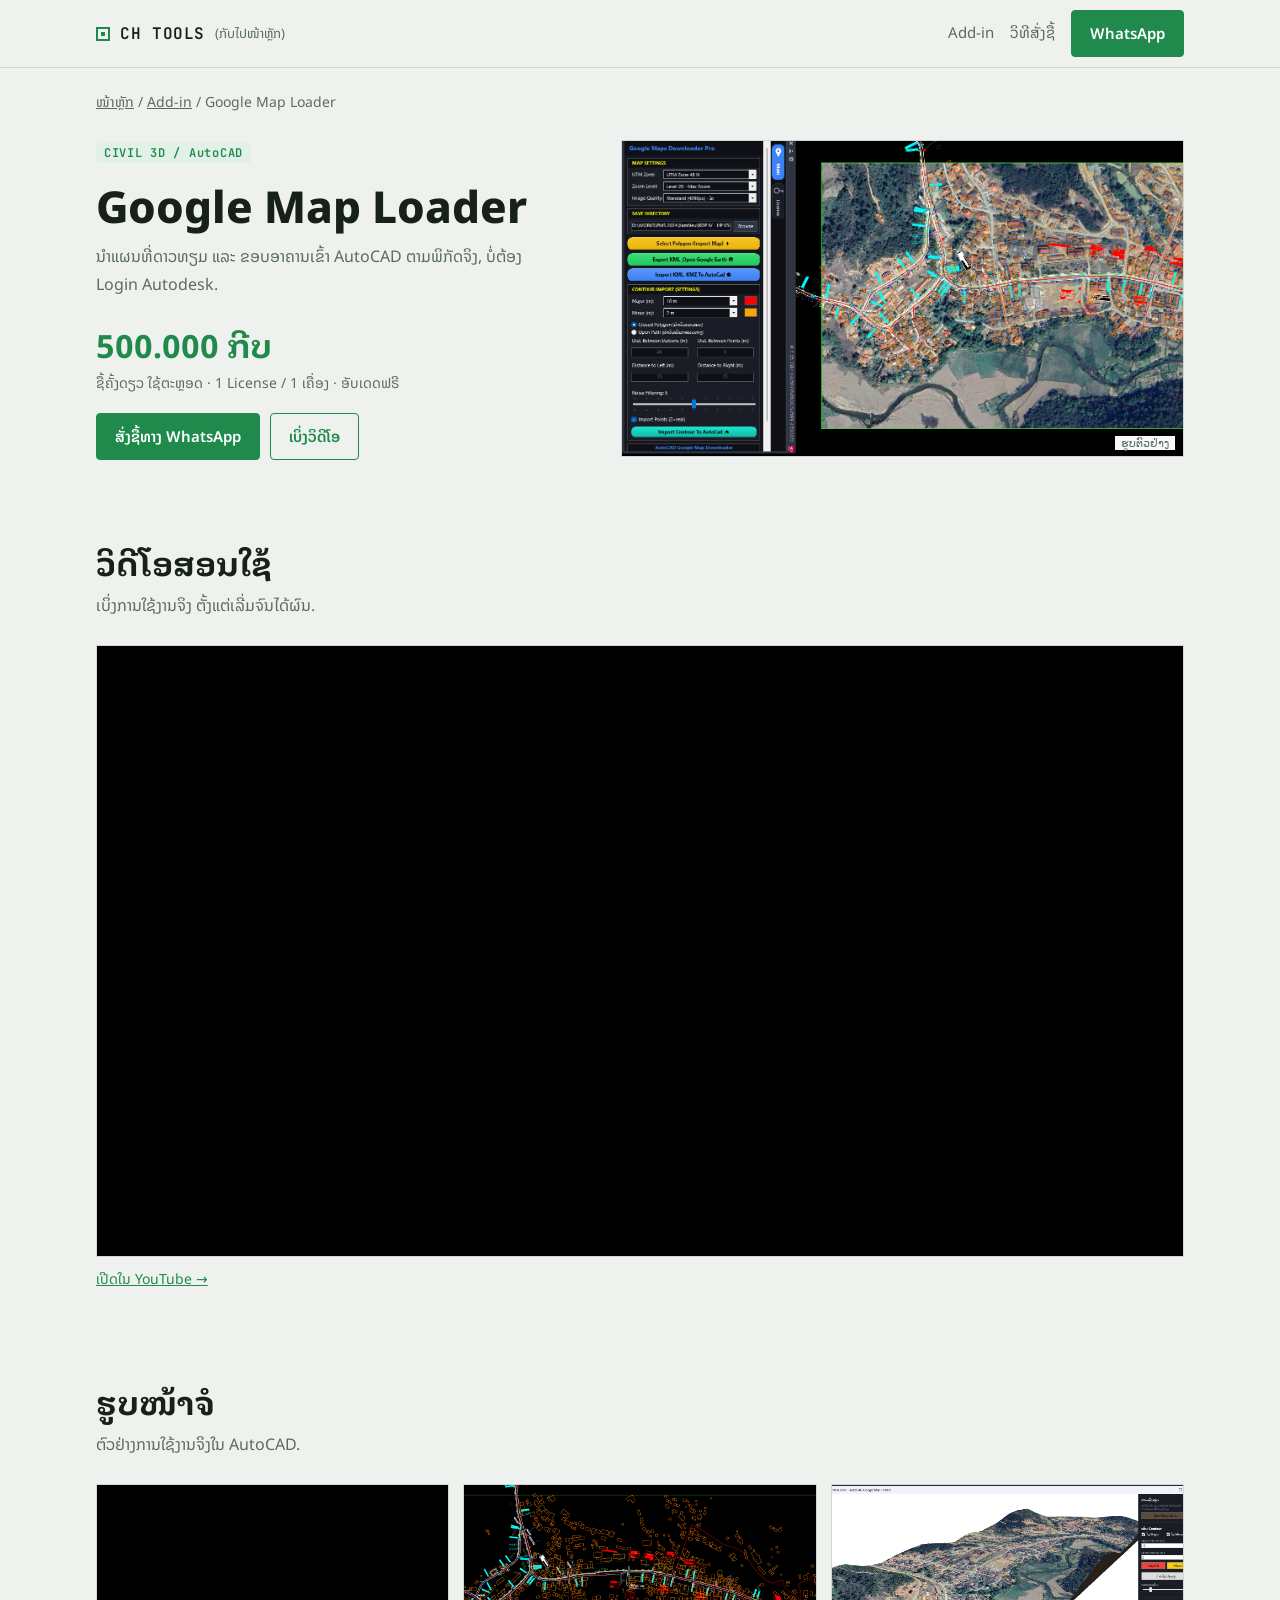
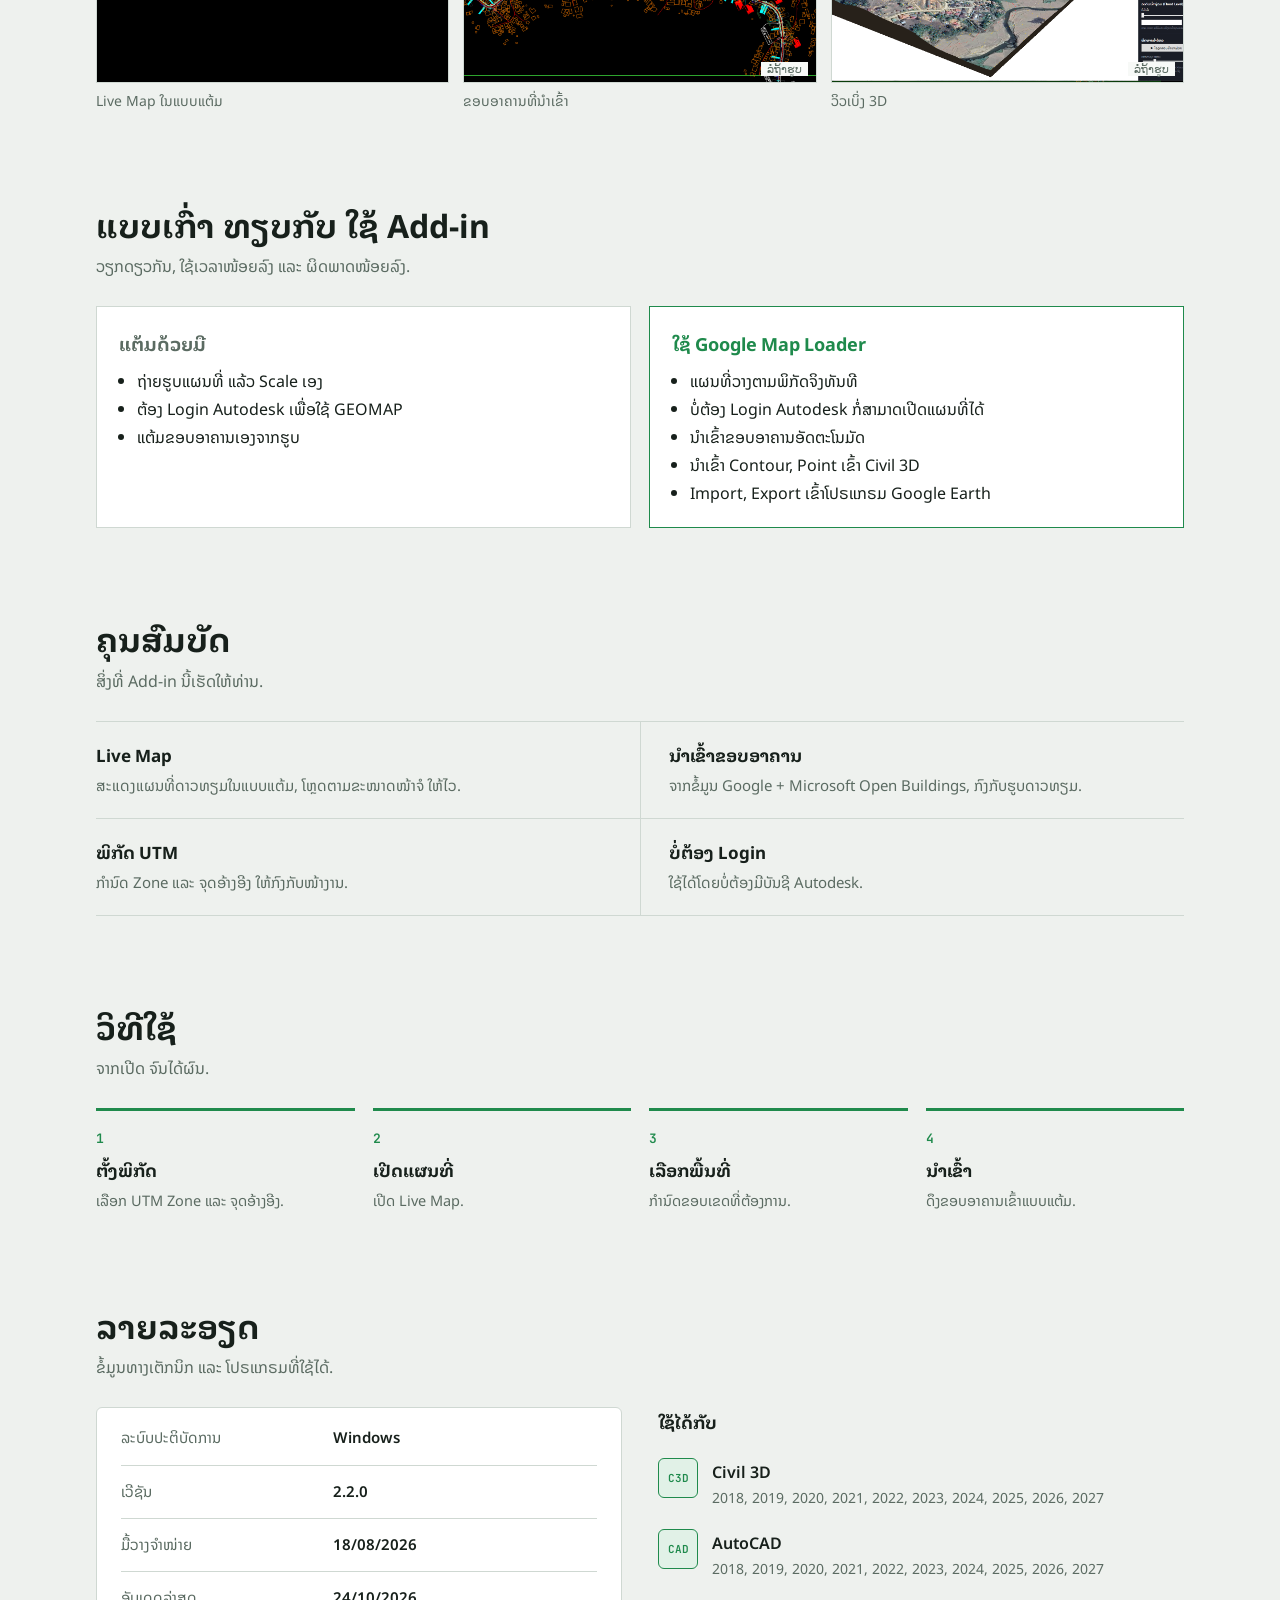
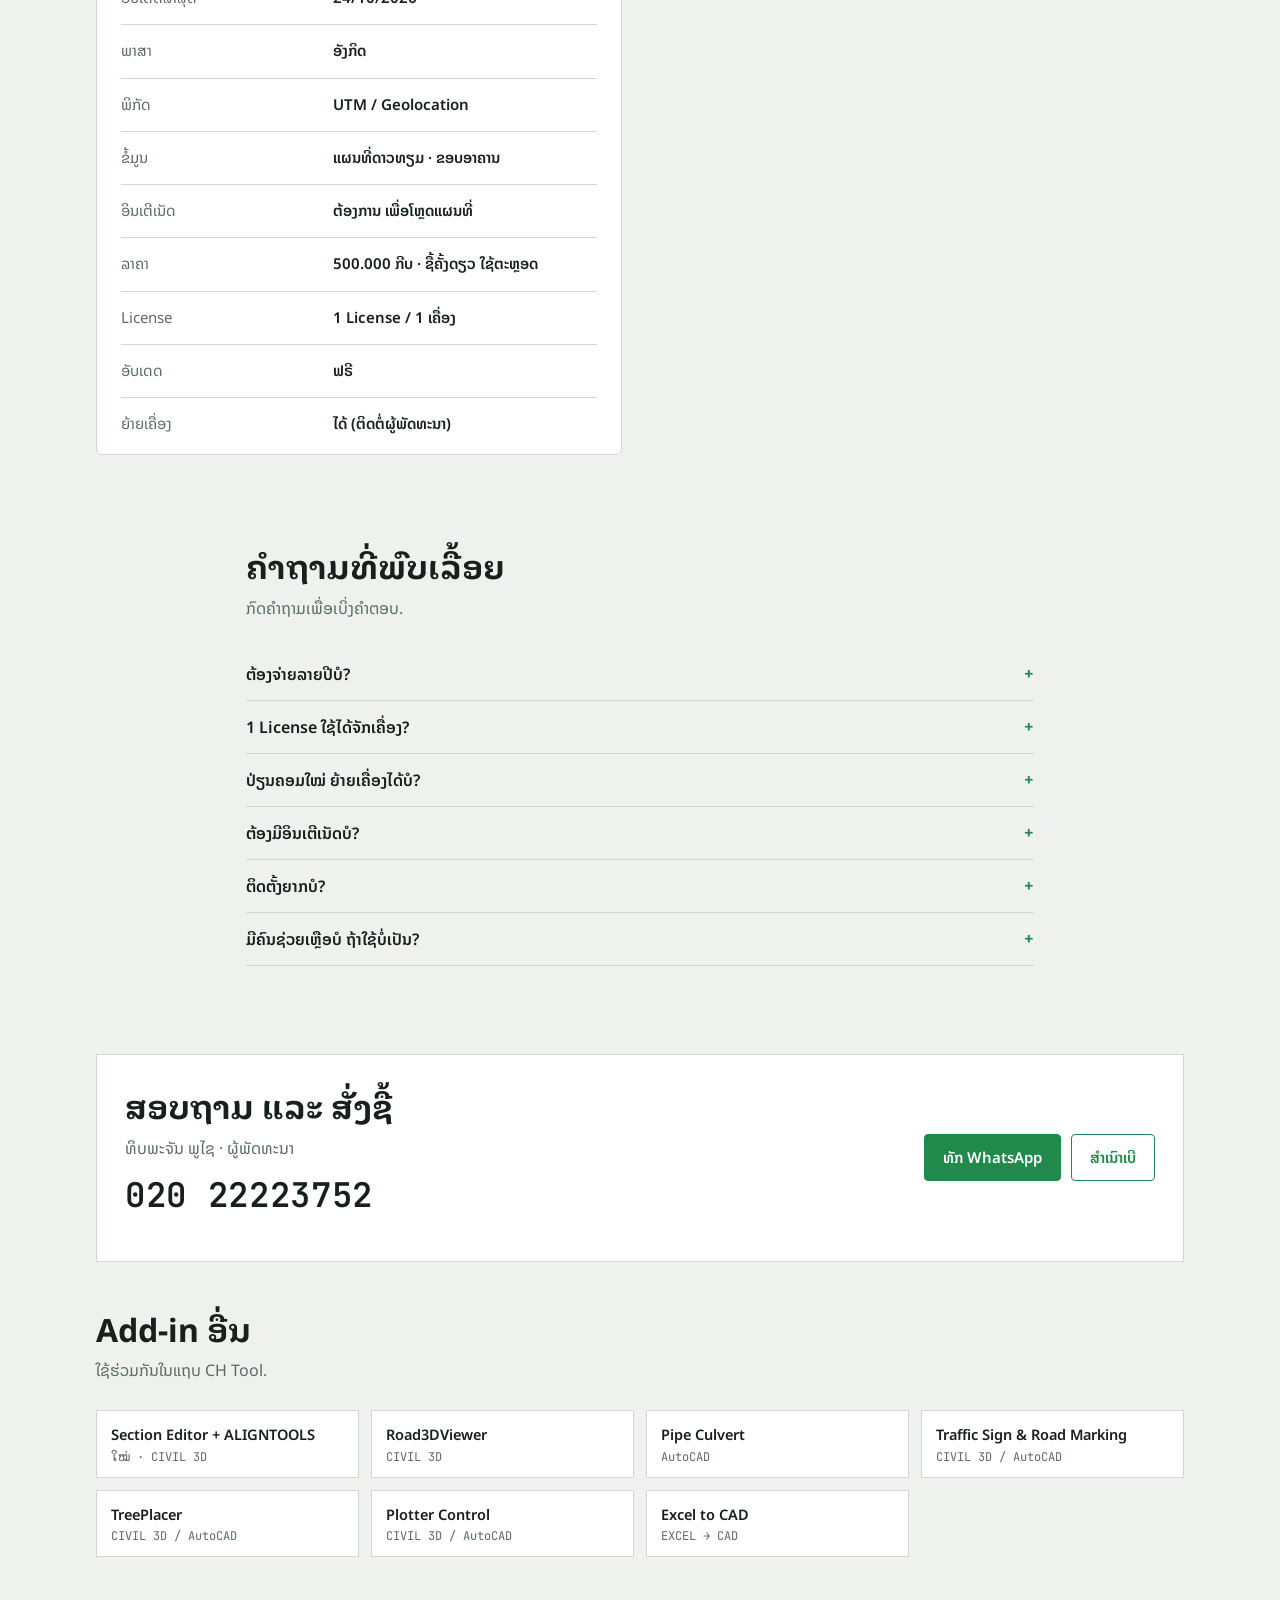
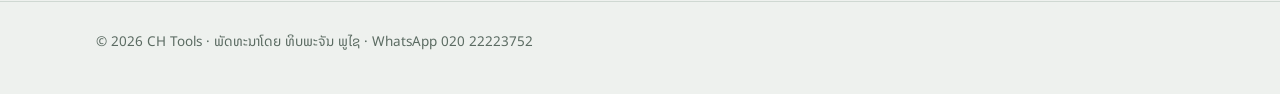
<file: map-loader.html>
<!doctype html>
<html lang="lo">
<head>
<meta charset="utf-8">
<meta name="viewport" content="width=device-width, initial-scale=1">
<title>Google Map Loader · CH Tools</title>
<meta name="description" content="ນຳແຜນທີ່ດາວທຽມ ແລະ ຂອບອາຄານເຂົ້າ AutoCAD ຕາມພິກັດຈິງ, ບໍ່ຕ້ອງ Login Autodesk.">
<link rel="preconnect" href="https://fonts.googleapis.com">
<link rel="preconnect" href="https://fonts.gstatic.com" crossorigin>
<link rel="stylesheet" href="https://fonts.googleapis.com/css2?family=Noto+Sans+Lao+Looped:wght@500;700;800&family=Noto+Sans+Lao:wght@400;500;600&family=JetBrains+Mono:wght@400;600&display=swap">
<link rel="stylesheet" href="style.css">
</head>
<body>
<header class="top"><div class="wrap">
  <a class="brand" href="index.html"><i></i>CH TOOLS <small>(ກັບໄປໜ້າຫຼັກ)</small></a>
  <nav class="nav">
    <a class="link" href="index.html#products">Add-in</a>
    <a class="link" href="index.html#order">ວິທີສັ່ງຊື້</a>
    <a class="btn solid" href="https://wa.me/8562022223752" target="_blank" rel="noopener">WhatsApp</a>
  </nav>
</div></header>
<main>

<div class="wrap">
  <div class="crumb"><a href="index.html">ໜ້າຫຼັກ</a> / <a href="index.html#products">Add-in</a> / Google Map Loader</div>
  <div class="phero">
    <div>
      <span class="tag ">CIVIL 3D / AutoCAD</span>
      <h1>Google Map Loader</h1>
      <p>ນຳແຜນທີ່ດາວທຽມ ແລະ ຂອບອາຄານເຂົ້າ AutoCAD ຕາມພິກັດຈິງ, ບໍ່ຕ້ອງ Login Autodesk.</p>
      <div class="price"><b>500.000 ກີບ</b><span>ຊື້ຄັ້ງດຽວ ໃຊ້ຕະຫຼອດ · 1 License / 1 ເຄື່ອງ · ອັບເດດຟຣີ</span></div>
      <div class="cta">
        <a class="btn solid" href="https://wa.me/8562022223752" target="_blank" rel="noopener">ສັ່ງຊື້ທາງ WhatsApp</a>
        <a class="btn ghost" href="#video">ເບິ່ງວິດີໂອ</a>
      </div>
    </div>
    <div class="fig"><svg viewBox="0 0 480 270" aria-hidden="true">
<path class="s" d="M0 150 C120 140 200 170 300 130 S420 90 480 100" stroke-width="7"/>
<path class="s" d="M210 0 C220 90 200 180 230 270" stroke-width="5"/>
<rect class="s2" x="125" y="139" width="19" height="18" transform="rotate(4 125 139)"/><rect class="s2" x="56" y="33" width="27" height="14" transform="rotate(-8 56 33)"/><rect class="s2" x="428" y="124" width="27" height="17" transform="rotate(4 428 124)"/><rect class="s2" x="90" y="157" width="28" height="17" transform="rotate(7 90 157)"/><rect class="s2" x="299" y="43" width="26" height="18" transform="rotate(-6 299 43)"/><rect class="s2" x="42" y="203" width="21" height="20" transform="rotate(11 42 203)"/><rect class="s2" x="316" y="214" width="19" height="21" transform="rotate(-2 316 214)"/><rect class="s2" x="404" y="206" width="14" height="12" transform="rotate(-8 404 206)"/><rect class="s2" x="416" y="117" width="23" height="14" transform="rotate(0 416 117)"/><rect class="s2" x="184" y="100" width="23" height="18" transform="rotate(12 184 100)"/><rect class="s2" x="303" y="216" width="27" height="24" transform="rotate(5 303 216)"/><rect class="s2" x="95" y="202" width="29" height="23" transform="rotate(2 95 202)"/><rect class="s2" x="316" y="72" width="27" height="18" transform="rotate(-6 316 72)"/><rect class="s2" x="55" y="201" width="30" height="11" transform="rotate(9 55 201)"/><rect class="s2" x="194" y="60" width="17" height="21" transform="rotate(11 194 60)"/><rect class="s2" x="48" y="153" width="13" height="20" transform="rotate(-5 48 153)"/><rect class="s2" x="382" y="226" width="21" height="24" transform="rotate(-6 382 226)"/><rect class="s2" x="61" y="150" width="13" height="13" transform="rotate(-3 61 150)"/><rect class="s2" x="274" y="61" width="13" height="22" transform="rotate(-6 274 61)"/><rect class="s2" x="413" y="209" width="19" height="16" transform="rotate(1 413 209)"/><rect class="s2" x="288" y="149" width="22" height="19" transform="rotate(13 288 149)"/><rect class="s2" x="233" y="116" width="25" height="13" transform="rotate(-6 233 116)"/><rect class="s2" x="421" y="134" width="22" height="10" transform="rotate(-3 421 134)"/><rect class="s2" x="262" y="34" width="23" height="19" transform="rotate(-13 262 34)"/><rect class="s2" x="281" y="123" width="24" height="15" transform="rotate(6 281 123)"/><rect class="s2" x="325" y="34" width="13" height="19" transform="rotate(14 325 34)"/><rect class="s2" x="130" y="121" width="23" height="14" transform="rotate(-4 130 121)"/><rect class="s2" x="155" y="104" width="23" height="14" transform="rotate(-4 155 104)"/><rect class="s2" x="339" y="35" width="22" height="20" transform="rotate(-6 339 35)"/><rect class="s2" x="119" y="191" width="16" height="13" transform="rotate(-2 119 191)"/><rect class="s2" x="309" y="50" width="18" height="15" transform="rotate(10 309 50)"/><rect class="s2" x="205" y="201" width="15" height="15" transform="rotate(5 205 201)"/><rect class="s2" x="384" y="120" width="16" height="12" transform="rotate(1 384 120)"/><rect class="s2" x="106" y="191" width="27" height="13" transform="rotate(-7 106 191)"/><rect class="s2" x="353" y="158" width="27" height="15" transform="rotate(-11 353 158)"/><rect class="s2" x="147" y="189" width="17" height="15" transform="rotate(-2 147 189)"/><rect class="s2" x="198" y="112" width="29" height="12" transform="rotate(-15 198 112)"/><rect class="s2" x="407" y="206" width="30" height="16" transform="rotate(14 407 206)"/>
<text x="16" y="258">UTM 48N · 240512.3 E · 1984033.7 N</text>
</svg><img src="img-map-loader-main.png" alt="" loading="lazy" onerror="imgNext(this)"><span class="cap">ຮູບຕົວຢ່າງ</span></div>
  </div>
</div>

<section id="video"><div class="wrap">
  <h2>ວິດີໂອສອນໃຊ້</h2>
  <p class="lead">ເບິ່ງການໃຊ້ງານຈິງ ຕັ້ງແຕ່ເລີ່ມຈົນໄດ້ຜົນ.</p>
  <div class="yt"><iframe src="https://www.youtube-nocookie.com/embed/HNtisRvyeg8?rel=0" title="Google Map Loader" loading="lazy" allow="accelerometer; clipboard-write; encrypted-media; gyroscope; picture-in-picture; web-share" referrerpolicy="strict-origin-when-cross-origin" allowfullscreen></iframe></div>
  <p class="ytlink"><a href="https://www.youtube.com/watch?v=HNtisRvyeg8" target="_blank" rel="noopener">ເປີດໃນ YouTube →</a></p>
</div></section>
<section><div class="wrap">
  <h2>ຮູບໜ້າຈໍ</h2>
  <p class="lead">ຕົວຢ່າງການໃຊ້ງານຈິງໃນ AutoCAD.</p>
  <div class="shots"><figure><div class="fig"><svg viewBox="0 0 480 270" aria-hidden="true">
<rect class="d" x="16" y="16" width="448" height="238"/>
<line class="d" x1="16" y1="16" x2="464" y2="254"/><line class="d" x1="464" y1="16" x2="16" y2="254"/>
<text x="196" y="140">ຮູບທີ 1</text>
</svg><a href="vid-map-loader-1.mp4" target="_blank" rel="noopener" title="ເປີດຄລິບເຕັມຈໍ"><video src="vid-map-loader-1.mp4" autoplay muted loop playsinline preload="metadata"></video></a></div><figcaption>Live Map ໃນແບບແຕ້ມ</figcaption></figure><figure><div class="fig"><svg viewBox="0 0 480 270" aria-hidden="true">
<rect class="d" x="16" y="16" width="448" height="238"/>
<line class="d" x1="16" y1="16" x2="464" y2="254"/><line class="d" x1="464" y1="16" x2="16" y2="254"/>
<text x="196" y="140">ຮູບທີ 2</text>
</svg><img src="img-map-loader-2.png" alt="" loading="lazy" onerror="imgNext(this)"><span class="cap">ລໍຖ້າຮູບ</span></div><figcaption>ຂອບອາຄານທີ່ນຳເຂົ້າ</figcaption></figure><figure><div class="fig"><svg viewBox="0 0 480 270" aria-hidden="true">
<rect class="d" x="16" y="16" width="448" height="238"/>
<line class="d" x1="16" y1="16" x2="464" y2="254"/><line class="d" x1="464" y1="16" x2="16" y2="254"/>
<text x="196" y="140">ຮູບທີ 3</text>
</svg><img src="img-map-loader-3.png" alt="" loading="lazy" onerror="imgNext(this)"><span class="cap">ລໍຖ້າຮູບ</span></div><figcaption>ວິວເບິ່ງ 3D</figcaption></figure></div>
</div></section>

<section><div class="wrap">
  <h2>ແບບເກົ່າ ທຽບກັບ ໃຊ້ Add-in</h2>
  <p class="lead">ວຽກດຽວກັນ, ໃຊ້ເວລາໜ້ອຍລົງ ແລະ ຜິດພາດໜ້ອຍລົງ.</p>
  <div class="vs">
    <div class="old"><h3>ແຕ້ມດ້ວຍມື</h3><ul><li>ຖ່າຍຮູບແຜນທີ່ ແລ້ວ Scale ເອງ</li><li>ຕ້ອງ Login Autodesk ເພື່ອໃຊ້ GEOMAP</li><li>ແຕ້ມຂອບອາຄານເອງຈາກຮູບ</li></ul></div>
    <div class="new"><h3>ໃຊ້ Google Map Loader</h3><ul><li>ແຜນທີ່ວາງຕາມພິກັດຈິງທັນທີ</li><li>ບໍ່ຕ້ອງ Login Autodesk ກໍ່ສາມາດເປີດແຜນທີ່ໄດ້</li><li>ນຳເຂົ້າຂອບອາຄານອັດຕະໂນມັດ</li><li>ນຳເຂົ້າ Contour, Point ເຂົ້າ Civil 3D</li><li>Import, Export ເຂົ້າໂປຣແກຣມ Google Earth</li></ul></div>
  </div>
</div></section>

<section id="features"><div class="wrap">
  <h2>ຄຸນສົມບັດ</h2>
  <p class="lead">ສິ່ງທີ່ Add-in ນີ້ເຮັດໃຫ້ທ່ານ.</p>
  <div class="feats"><div class="feat"><h4>Live Map</h4><p>ສະແດງແຜນທີ່ດາວທຽມໃນແບບແຕ້ມ, ໂຫຼດຕາມຂະໜາດໜ້າຈໍ ໃຫ້ໄວ.</p></div><div class="feat"><h4>ນຳເຂົ້າຂອບອາຄານ</h4><p>ຈາກຂໍ້ມູນ Google + Microsoft Open Buildings, ກົງກັບຮູບດາວທຽມ.</p></div><div class="feat"><h4>ພິກັດ UTM</h4><p>ກຳນົດ Zone ແລະ ຈຸດອ້າງອີງ ໃຫ້ກົງກັບໜ້າງານ.</p></div><div class="feat"><h4>ບໍ່ຕ້ອງ Login</h4><p>ໃຊ້ໄດ້ໂດຍບໍ່ຕ້ອງມີບັນຊີ Autodesk.</p></div></div>
</div></section>

<section><div class="wrap">
  <h2>ວິທີໃຊ້</h2>
  <p class="lead">ຈາກເປີດ ຈົນໄດ້ຜົນ.</p>
  <div class="steps"><div class="step"><h4>ຕັ້ງພິກັດ</h4><p>ເລືອກ UTM Zone ແລະ ຈຸດອ້າງອີງ.</p></div><div class="step"><h4>ເປີດແຜນທີ່</h4><p>ເປີດ Live Map.</p></div><div class="step"><h4>ເລືອກພື້ນທີ່</h4><p>ກຳນົດຂອບເຂດທີ່ຕ້ອງການ.</p></div><div class="step"><h4>ນຳເຂົ້າ</h4><p>ດຶງຂອບອາຄານເຂົ້າແບບແຕ້ມ.</p></div></div>
</div></section>

<section id="details"><div class="wrap">
  <h2>ລາຍລະອຽດ</h2>
  <p class="lead">ຂໍ້ມູນທາງເຕັກນິກ ແລະ ໂປຣແກຣມທີ່ໃຊ້ໄດ້.</p>
  <div class="details">
    <div class="dcard"><div class="drow"><span>ລະບົບປະຕິບັດການ</span><b>Windows</b></div><div class="drow"><span>ເວີຊັນ</span><b>2.2.0</b></div><div class="drow"><span>ມື້ວາງຈຳໜ່າຍ</span><b>18/08/2026</b></div><div class="drow"><span>ອັບເດດລ່າສຸດ</span><b>24/10/2026</b></div><div class="drow"><span>ພາສາ</span><b>ອັງກິດ</b></div><div class="drow"><span>ພິກັດ</span><b>UTM / Geolocation</b></div><div class="drow"><span>ຂໍ້ມູນ</span><b>ແຜນທີ່ດາວທຽມ · ຂອບອາຄານ</b></div><div class="drow"><span>ອິນເຕີເນັດ</span><b>ຕ້ອງການ ເພື່ອໂຫຼດແຜນທີ່</b></div><div class="drow"><span>ລາຄາ</span><b>500.000 ກີບ · ຊື້ຄັ້ງດຽວ ໃຊ້ຕະຫຼອດ</b></div><div class="drow"><span>License</span><b>1 License / 1 ເຄື່ອງ</b></div><div class="drow"><span>ອັບເດດ</span><b>ຟຣີ</b></div><div class="drow"><span>ຍ້າຍເຄື່ອງ</span><b>ໄດ້ (ຕິດຕໍ່ຜູ້ພັດທະນາ)</b></div></div>
    <div class="compat"><h3>ໃຊ້ໄດ້ກັບ</h3><div class="comp"><i>C3D</i><div><b>Civil 3D</b><span>2018, 2019, 2020, 2021, 2022, 2023, 2024, 2025, 2026, 2027</span></div></div><div class="comp"><i>CAD</i><div><b>AutoCAD</b><span>2018, 2019, 2020, 2021, 2022, 2023, 2024, 2025, 2026, 2027</span></div></div></div>
  </div>
</div></section>

<section><div class="wrap faq" style="max-width:820px;margin-left:auto;margin-right:auto">
  <h2>ຄຳຖາມທີ່ພົບເລື້ອຍ</h2><p class="lead">ກົດຄຳຖາມເພື່ອເບິ່ງຄຳຕອບ.</p><details><summary>ຕ້ອງຈ່າຍລາຍປີບໍ?</summary><p>ບໍ່ຕ້ອງ. ຊື້ຄັ້ງດຽວ ໃຊ້ຕະຫຼອດ, ແລະ ໄດ້ອັບເດດຟຣີ.</p></details><details><summary>1 License ໃຊ້ໄດ້ຈັກເຄື່ອງ?</summary><p>1 License ໃຊ້ໄດ້ 1 ເຄື່ອງ.</p></details><details><summary>ປ່ຽນຄອມໃໝ່ ຍ້າຍເຄື່ອງໄດ້ບໍ?</summary><p>ໄດ້. ຕິດຕໍ່ຜູ້ພັດທະນາທາງ WhatsApp ເພື່ອຍ້າຍ License ໄປເຄື່ອງໃໝ່.</p></details><details><summary>ຕ້ອງມີອິນເຕີເນັດບໍ?</summary><p>ຕ້ອງມີ ເພາະແຜນທີ່ ແລະ ຂໍ້ມູນອາຄານໂຫຼດຈາກອອນລາຍ.</p></details><details><summary>ຕິດຕັ້ງຍາກບໍ?</summary><p>ບໍ່ຍາກ. ໃຊ້ໄຟລ໌ Setup (MSI) ຄລິກດຽວ, ແລ້ວເປີດ AutoCAD ໃໝ່.</p></details><details><summary>ມີຄົນຊ່ວຍເຫຼືອບໍ ຖ້າໃຊ້ບໍ່ເປັນ?</summary><p>ມີ. ທັກ WhatsApp ສົ່ງຮູບໜ້າຈໍມາ, ຜູ້ພັດທະນາຕອບເອງ.</p></details>
</div></section>
<section id="contact"><div class="wrap">
  <div class="contact">
    <div>
      <h2>ສອບຖາມ ແລະ ສັ່ງຊື້</h2>
      <p class="lead" style="margin-bottom:10px">ທິບພະຈັນ ພູໄຊ · ຜູ້ພັດທະນາ</p>
      <div class="phone" id="ph">020 22223752</div>
      <div class="note" id="note" aria-live="polite"></div>
    </div>
    <div class="cta">
      <a class="btn solid" href="https://wa.me/8562022223752" target="_blank" rel="noopener">ທັກ WhatsApp</a>
      <button class="btn ghost" id="copy" type="button">ສຳເນົາເບີ</button>
    </div>
  </div>
</div></section>

<section style="padding-top:0"><div class="wrap">
  <h2>Add-in ອື່ນ</h2>
  <p class="lead">ໃຊ້ຮ່ວມກັນໃນແຖບ CH Tool.</p>
  <div class="others"><a href="section-editor.html">Section Editor + ALIGNTOOLS<span>ໃໝ່ · CIVIL 3D</span></a><a href="road3d-viewer.html">Road3DViewer<span>CIVIL 3D</span></a><a href="pipe-culvert.html">Pipe Culvert<span>AutoCAD</span></a><a href="traffic-sign.html">Traffic Sign &amp; Road Marking<span>CIVIL 3D / AutoCAD</span></a><a href="tree-placer.html">TreePlacer<span>CIVIL 3D / AutoCAD</span></a><a href="plotter.html">Plotter Control<span>CIVIL 3D / AutoCAD</span></a><a href="excel-to-cad.html">Excel to CAD<span>EXCEL → CAD</span></a></div>
</div></section>
</main>
<footer><div class="wrap">© 2026 CH Tools · ພັດທະນາໂດຍ ທິບພະຈັນ ພູໄຊ · WhatsApp 020 22223752</div></footer>
<script>
function imgNext(i){var e=['.png','.jpg','.jpeg','.PNG','.JPG','.JPEG'],s=i.getAttribute('src'),m=s.match(/\.[A-Za-z]+$/),k=m?e.indexOf(m[0]):-1;if(k>=0&&k<e.length-1){i.src=s.slice(0,-m[0].length)+e[k+1];}else{i.remove();}}
(function(){var b=document.getElementById('copy');if(!b)return;b.addEventListener('click',function(){
var n=document.getElementById('note'),t='020 22223752';
function sel(){var r=document.createRange();r.selectNodeContents(document.getElementById('ph'));var s=getSelection();s.removeAllRanges();s.addRange(r);n.textContent='ເລືອກເບີແລ້ວ, ກົດ Ctrl+C ເພື່ອສຳເນົາ';}
try{navigator.clipboard.writeText(t).then(function(){n.textContent='ສຳເນົາເບີແລ້ວ';},sel);}catch(e){sel();}
});})();
</script>
</body>
</html>
</file>
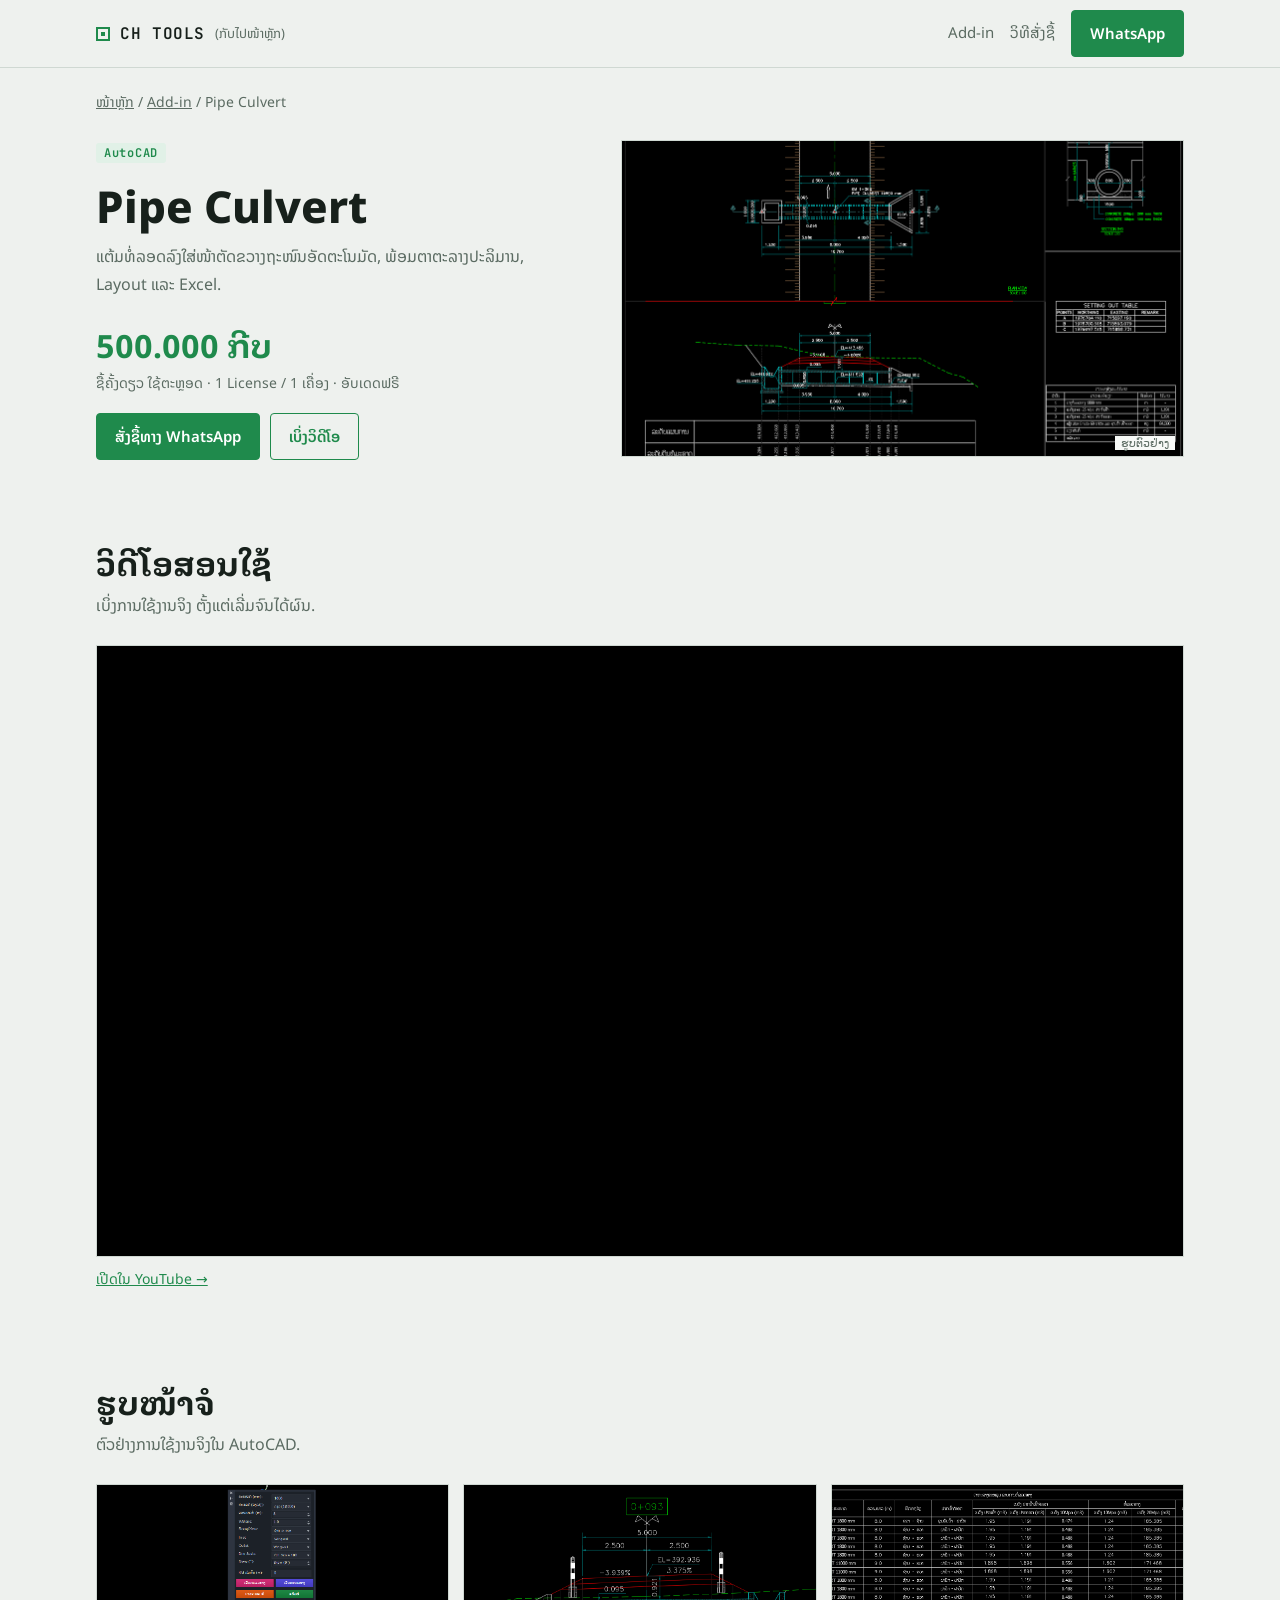
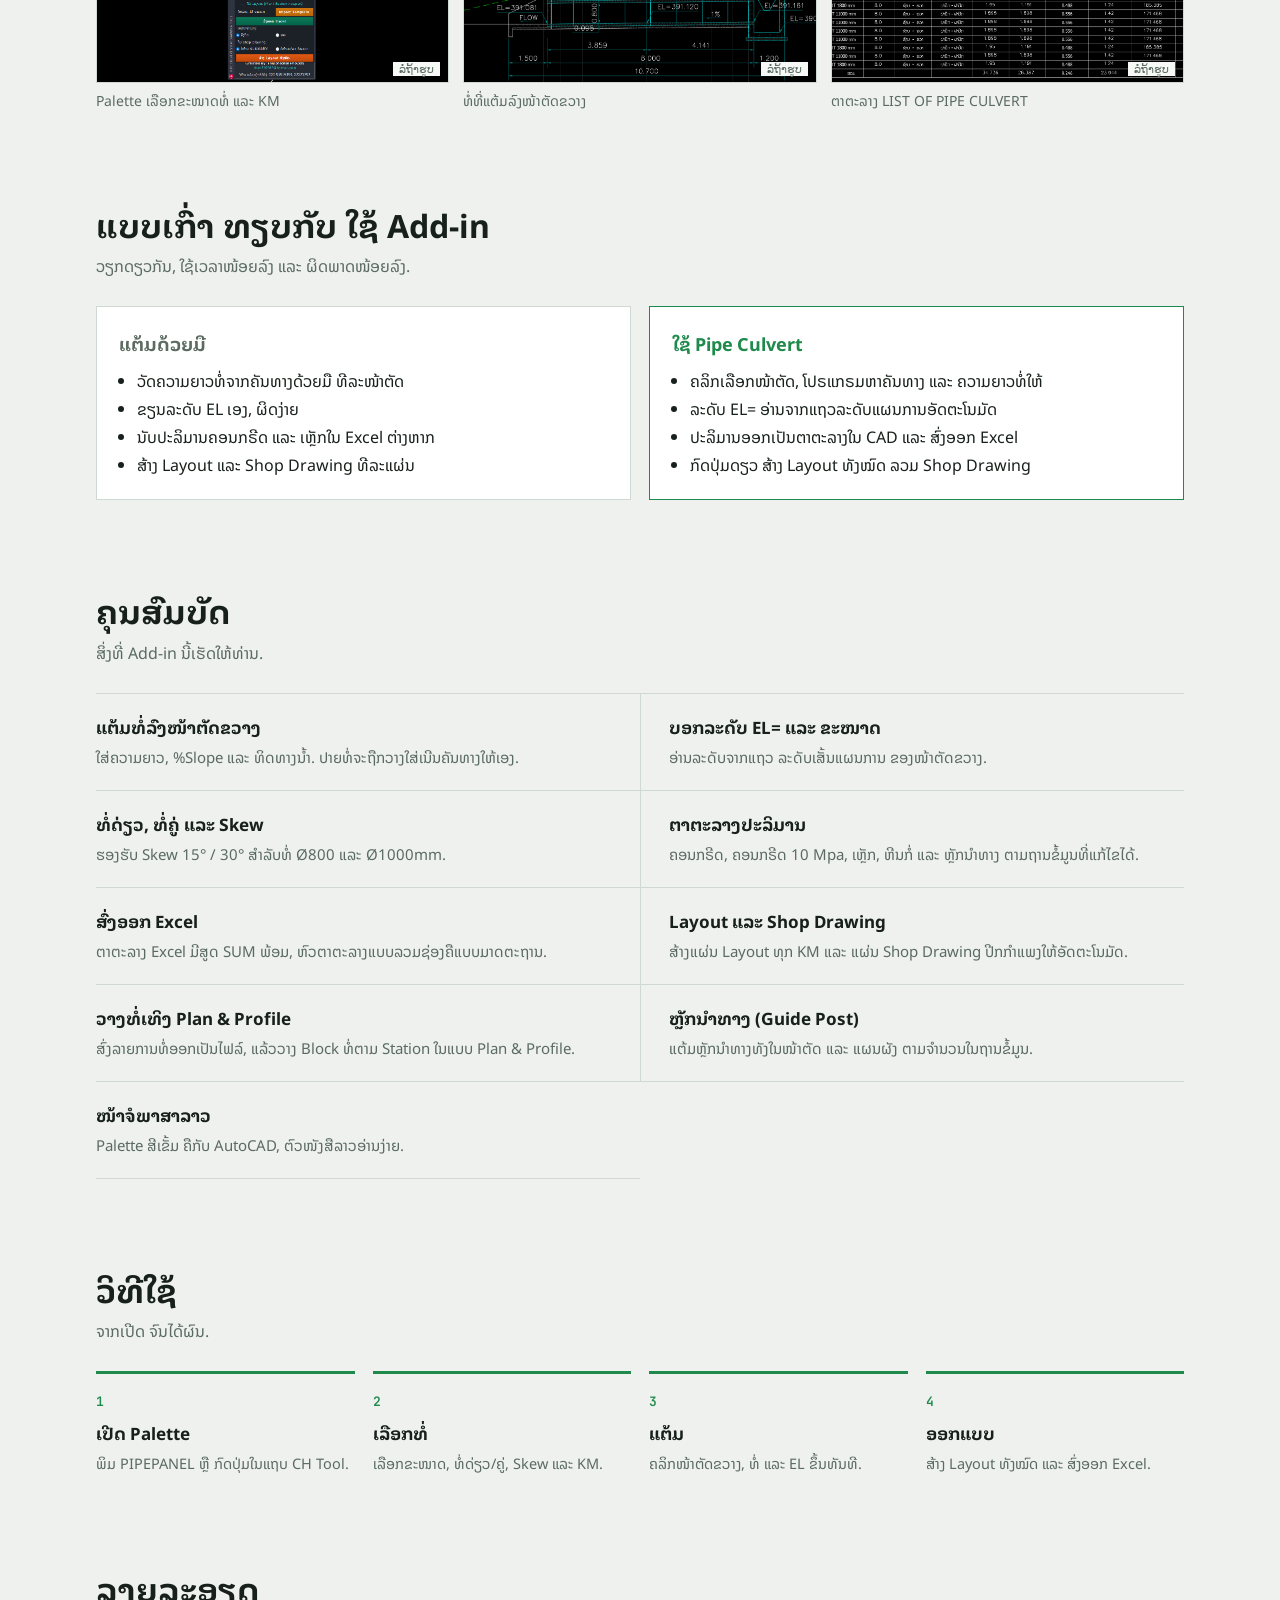
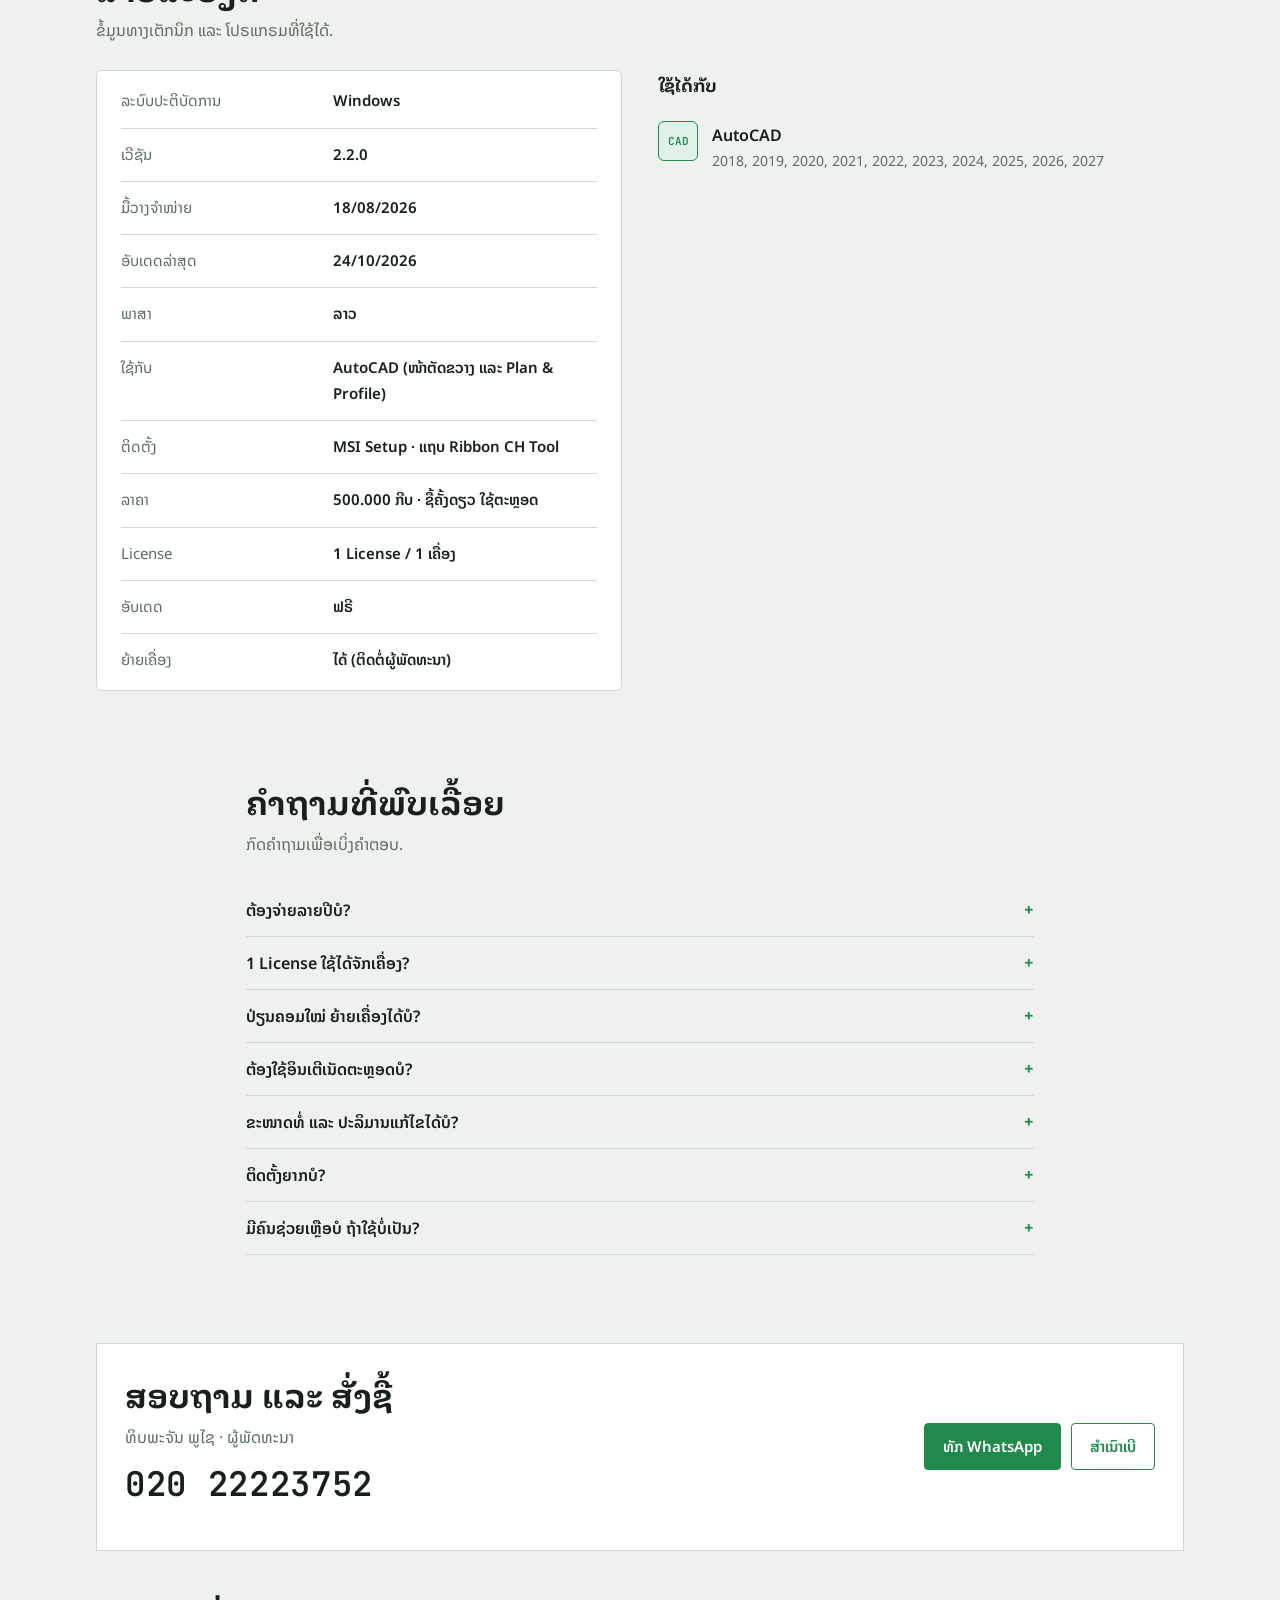
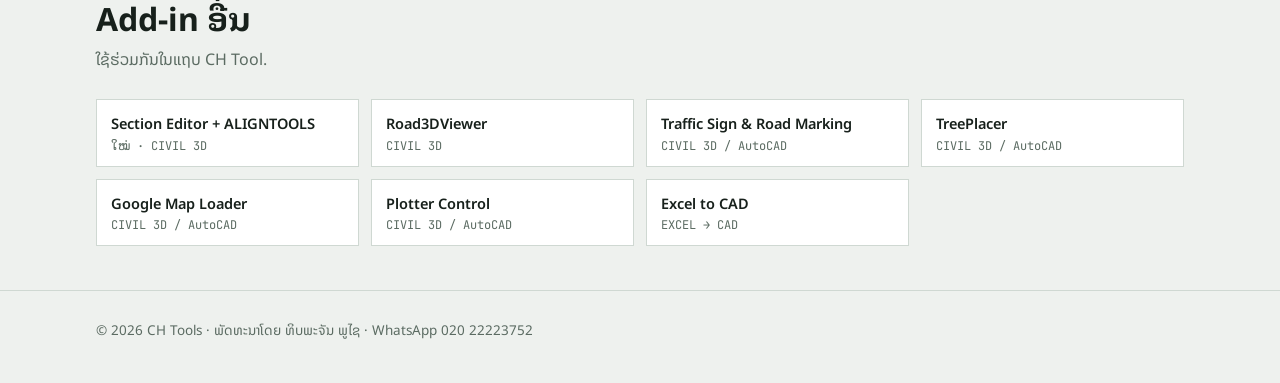
<file: pipe-culvert.html>
<!doctype html>
<html lang="lo">
<head>
<meta charset="utf-8">
<meta name="viewport" content="width=device-width, initial-scale=1">
<title>Pipe Culvert · CH Tools</title>
<meta name="description" content="ແຕ້ມທໍ່ລອດລົງໃສ່ໜ້າຕັດຂວາງຖະໜົນອັດຕະໂນມັດ, ພ້ອມຕາຕະລາງປະລິມານ, Layout ແລະ Excel.">
<link rel="preconnect" href="https://fonts.googleapis.com">
<link rel="preconnect" href="https://fonts.gstatic.com" crossorigin>
<link rel="stylesheet" href="https://fonts.googleapis.com/css2?family=Noto+Sans+Lao+Looped:wght@500;700;800&family=Noto+Sans+Lao:wght@400;500;600&family=JetBrains+Mono:wght@400;600&display=swap">
<link rel="stylesheet" href="style.css">
</head>
<body>
<header class="top"><div class="wrap">
  <a class="brand" href="index.html"><i></i>CH TOOLS <small>(ກັບໄປໜ້າຫຼັກ)</small></a>
  <nav class="nav">
    <a class="link" href="index.html#products">Add-in</a>
    <a class="link" href="index.html#order">ວິທີສັ່ງຊື້</a>
    <a class="btn solid" href="https://wa.me/8562022223752" target="_blank" rel="noopener">WhatsApp</a>
  </nav>
</div></header>
<main>

<div class="wrap">
  <div class="crumb"><a href="index.html">ໜ້າຫຼັກ</a> / <a href="index.html#products">Add-in</a> / Pipe Culvert</div>
  <div class="phero">
    <div>
      <span class="tag ">AutoCAD</span>
      <h1>Pipe Culvert</h1>
      <p>ແຕ້ມທໍ່ລອດລົງໃສ່ໜ້າຕັດຂວາງຖະໜົນອັດຕະໂນມັດ, ພ້ອມຕາຕະລາງປະລິມານ, Layout ແລະ Excel.</p>
      <div class="price"><b>500.000 ກີບ</b><span>ຊື້ຄັ້ງດຽວ ໃຊ້ຕະຫຼອດ · 1 License / 1 ເຄື່ອງ · ອັບເດດຟຣີ</span></div>
      <div class="cta">
        <a class="btn solid" href="https://wa.me/8562022223752" target="_blank" rel="noopener">ສັ່ງຊື້ທາງ WhatsApp</a>
        <a class="btn ghost" href="#video">ເບິ່ງວິດີໂອ</a>
      </div>
    </div>
    <div class="fig"><svg viewBox="0 0 480 270" aria-hidden="true">
<line class="d" x1="240" y1="20" x2="240" y2="250"/>
<path class="s" d="M20 200 L120 200 L190 90 L290 90 L360 200 L460 200"/>
<path class="s2" d="M20 215 C120 205 180 225 240 212 S380 205 460 218"/>
<line class="s" x1="110" y1="196" x2="370" y2="168"/>
<line class="s" x1="110" y1="214" x2="370" y2="186"/>
<rect class="s" x="92" y="186" width="18" height="36"/><rect class="s" x="370" y="158" width="18" height="36"/>
<circle class="f" cx="240" cy="90" r="3"/>
<text x="250" y="80">CL</text>
<text x="70" y="245">EL=788.450</text><text x="350" y="150">EL=789.120</text>
<text x="200" y="135">Ø1000mm</text>
</svg><img src="img-pipe-culvert-main.png" alt="" loading="lazy" onerror="imgNext(this)"><span class="cap">ຮູບຕົວຢ່າງ</span></div>
  </div>
</div>

<section id="video"><div class="wrap">
  <h2>ວິດີໂອສອນໃຊ້</h2>
  <p class="lead">ເບິ່ງການໃຊ້ງານຈິງ ຕັ້ງແຕ່ເລີ່ມຈົນໄດ້ຜົນ.</p>
  <div class="yt"><iframe src="https://www.youtube-nocookie.com/embed/7lmBo7uT3Yw?rel=0" title="Pipe Culvert" loading="lazy" allow="accelerometer; clipboard-write; encrypted-media; gyroscope; picture-in-picture; web-share" referrerpolicy="strict-origin-when-cross-origin" allowfullscreen></iframe></div>
  <p class="ytlink"><a href="https://www.youtube.com/watch?v=7lmBo7uT3Yw" target="_blank" rel="noopener">ເປີດໃນ YouTube →</a></p>
</div></section>
<section><div class="wrap">
  <h2>ຮູບໜ້າຈໍ</h2>
  <p class="lead">ຕົວຢ່າງການໃຊ້ງານຈິງໃນ AutoCAD.</p>
  <div class="shots"><figure><div class="fig"><svg viewBox="0 0 480 270" aria-hidden="true">
<rect class="d" x="16" y="16" width="448" height="238"/>
<line class="d" x1="16" y1="16" x2="464" y2="254"/><line class="d" x1="464" y1="16" x2="16" y2="254"/>
<text x="196" y="140">ຮູບທີ 1</text>
</svg><img src="img-pipe-culvert-1.png" alt="" loading="lazy" onerror="imgNext(this)"><span class="cap">ລໍຖ້າຮູບ</span></div><figcaption>Palette ເລືອກຂະໜາດທໍ່ ແລະ KM</figcaption></figure><figure><div class="fig"><svg viewBox="0 0 480 270" aria-hidden="true">
<rect class="d" x="16" y="16" width="448" height="238"/>
<line class="d" x1="16" y1="16" x2="464" y2="254"/><line class="d" x1="464" y1="16" x2="16" y2="254"/>
<text x="196" y="140">ຮູບທີ 2</text>
</svg><img src="img-pipe-culvert-2.png" alt="" loading="lazy" onerror="imgNext(this)"><span class="cap">ລໍຖ້າຮູບ</span></div><figcaption>ທໍ່ທີ່ແຕ້ມລົງໜ້າຕັດຂວາງ</figcaption></figure><figure><div class="fig"><svg viewBox="0 0 480 270" aria-hidden="true">
<rect class="d" x="16" y="16" width="448" height="238"/>
<line class="d" x1="16" y1="16" x2="464" y2="254"/><line class="d" x1="464" y1="16" x2="16" y2="254"/>
<text x="196" y="140">ຮູບທີ 3</text>
</svg><img src="img-pipe-culvert-3.png" alt="" loading="lazy" onerror="imgNext(this)"><span class="cap">ລໍຖ້າຮູບ</span></div><figcaption>ຕາຕະລາງ LIST OF PIPE CULVERT</figcaption></figure></div>
</div></section>

<section><div class="wrap">
  <h2>ແບບເກົ່າ ທຽບກັບ ໃຊ້ Add-in</h2>
  <p class="lead">ວຽກດຽວກັນ, ໃຊ້ເວລາໜ້ອຍລົງ ແລະ ຜິດພາດໜ້ອຍລົງ.</p>
  <div class="vs">
    <div class="old"><h3>ແຕ້ມດ້ວຍມື</h3><ul><li>ວັດຄວາມຍາວທໍ່ຈາກຄັນທາງດ້ວຍມື ທີລະໜ້າຕັດ</li><li>ຂຽນລະດັບ EL ເອງ, ຜິດງ່າຍ</li><li>ນັບປະລິມານຄອນກຣີດ ແລະ ເຫຼັກໃນ Excel ຕ່າງຫາກ</li><li>ສ້າງ Layout ແລະ Shop Drawing ທີລະແຜ່ນ</li></ul></div>
    <div class="new"><h3>ໃຊ້ Pipe Culvert</h3><ul><li>ຄລິກເລືອກໜ້າຕັດ, ໂປຣແກຣມຫາຄັນທາງ ແລະ ຄວາມຍາວທໍ່ໃຫ້</li><li>ລະດັບ EL= ອ່ານຈາກແຖວລະດັບແຜນການອັດຕະໂນມັດ</li><li>ປະລິມານອອກເປັນຕາຕະລາງໃນ CAD ແລະ ສົ່ງອອກ Excel</li><li>ກົດປຸ່ມດຽວ ສ້າງ Layout ທັງໝົດ ລວມ Shop Drawing</li></ul></div>
  </div>
</div></section>

<section id="features"><div class="wrap">
  <h2>ຄຸນສົມບັດ</h2>
  <p class="lead">ສິ່ງທີ່ Add-in ນີ້ເຮັດໃຫ້ທ່ານ.</p>
  <div class="feats"><div class="feat"><h4>ແຕ້ມທໍ່ລົງໜ້າຕັດຂວາງ</h4><p>ໃສ່ຄວາມຍາວ, %Slope ແລະ ທິດທາງນ້ຳ. ປາຍທໍ່ຈະຖືກວາງໃສ່ເນີນຄັນທາງໃຫ້ເອງ.</p></div><div class="feat"><h4>ບອກລະດັບ EL= ແລະ ຂະໜາດ</h4><p>ອ່ານລະດັບຈາກແຖວ ລະດັບເສັ້ນແຜນການ ຂອງໜ້າຕັດຂວາງ.</p></div><div class="feat"><h4>ທໍ່ດ່ຽວ, ທໍ່ຄູ່ ແລະ Skew</h4><p>ຮອງຮັບ Skew 15° / 30° ສຳລັບທໍ່ Ø800 ແລະ Ø1000mm.</p></div><div class="feat"><h4>ຕາຕະລາງປະລິມານ</h4><p>ຄອນກຣີດ, ຄອນກຣີດ 10 Mpa, ເຫຼັກ, ຫີນກໍ່ ແລະ ຫຼັກນຳທາງ ຕາມຖານຂໍ້ມູນທີ່ແກ້ໄຂໄດ້.</p></div><div class="feat"><h4>ສົ່ງອອກ Excel</h4><p>ຕາຕະລາງ Excel ມີສູດ SUM ພ້ອມ, ຫົວຕາຕະລາງແບບລວມຊ່ອງຄືແບບມາດຕະຖານ.</p></div><div class="feat"><h4>Layout ແລະ Shop Drawing</h4><p>ສ້າງແຜ່ນ Layout ທຸກ KM ແລະ ແຜ່ນ Shop Drawing ປີກກຳແພງໃຫ້ອັດຕະໂນມັດ.</p></div><div class="feat"><h4>ວາງທໍ່ເທິງ Plan &amp; Profile</h4><p>ສົ່ງລາຍການທໍ່ອອກເປັນໄຟລ໌, ແລ້ວວາງ Block ທໍ່ຕາມ Station ໃນແບບ Plan &amp; Profile.</p></div><div class="feat"><h4>ຫຼັກນຳທາງ (Guide Post)</h4><p>ແຕ້ມຫຼັກນຳທາງທັງໃນໜ້າຕັດ ແລະ ແຜນຜັງ ຕາມຈຳນວນໃນຖານຂໍ້ມູນ.</p></div><div class="feat"><h4>ໜ້າຈໍພາສາລາວ</h4><p>Palette ສີເຂັ້ມ ຄືກັບ AutoCAD, ຕົວໜັງສືລາວອ່ານງ່າຍ.</p></div></div>
</div></section>

<section><div class="wrap">
  <h2>ວິທີໃຊ້</h2>
  <p class="lead">ຈາກເປີດ ຈົນໄດ້ຜົນ.</p>
  <div class="steps"><div class="step"><h4>ເປີດ Palette</h4><p>ພິມ PIPEPANEL ຫຼື ກົດປຸ່ມໃນແຖບ CH Tool.</p></div><div class="step"><h4>ເລືອກທໍ່</h4><p>ເລືອກຂະໜາດ, ທໍ່ດ່ຽວ/ຄູ່, Skew ແລະ KM.</p></div><div class="step"><h4>ແຕ້ມ</h4><p>ຄລິກໜ້າຕັດຂວາງ, ທໍ່ ແລະ EL ຂຶ້ນທັນທີ.</p></div><div class="step"><h4>ອອກແບບ</h4><p>ສ້າງ Layout ທັງໝົດ ແລະ ສົ່ງອອກ Excel.</p></div></div>
</div></section>

<section id="details"><div class="wrap">
  <h2>ລາຍລະອຽດ</h2>
  <p class="lead">ຂໍ້ມູນທາງເຕັກນິກ ແລະ ໂປຣແກຣມທີ່ໃຊ້ໄດ້.</p>
  <div class="details">
    <div class="dcard"><div class="drow"><span>ລະບົບປະຕິບັດການ</span><b>Windows</b></div><div class="drow"><span>ເວີຊັນ</span><b>2.2.0</b></div><div class="drow"><span>ມື້ວາງຈຳໜ່າຍ</span><b>18/08/2026</b></div><div class="drow"><span>ອັບເດດລ່າສຸດ</span><b>24/10/2026</b></div><div class="drow"><span>ພາສາ</span><b>ລາວ</b></div><div class="drow"><span>ໃຊ້ກັບ</span><b>AutoCAD (ໜ້າຕັດຂວາງ ແລະ Plan &amp; Profile)</b></div><div class="drow"><span>ຕິດຕັ້ງ</span><b>MSI Setup · ແຖບ Ribbon CH Tool</b></div><div class="drow"><span>ລາຄາ</span><b>500.000 ກີບ · ຊື້ຄັ້ງດຽວ ໃຊ້ຕະຫຼອດ</b></div><div class="drow"><span>License</span><b>1 License / 1 ເຄື່ອງ</b></div><div class="drow"><span>ອັບເດດ</span><b>ຟຣີ</b></div><div class="drow"><span>ຍ້າຍເຄື່ອງ</span><b>ໄດ້ (ຕິດຕໍ່ຜູ້ພັດທະນາ)</b></div></div>
    <div class="compat"><h3>ໃຊ້ໄດ້ກັບ</h3><div class="comp"><i>CAD</i><div><b>AutoCAD</b><span>2018, 2019, 2020, 2021, 2022, 2023, 2024, 2025, 2026, 2027</span></div></div></div>
  </div>
</div></section>

<section><div class="wrap faq" style="max-width:820px;margin-left:auto;margin-right:auto">
  <h2>ຄຳຖາມທີ່ພົບເລື້ອຍ</h2><p class="lead">ກົດຄຳຖາມເພື່ອເບິ່ງຄຳຕອບ.</p><details><summary>ຕ້ອງຈ່າຍລາຍປີບໍ?</summary><p>ບໍ່ຕ້ອງ. ຊື້ຄັ້ງດຽວ ໃຊ້ຕະຫຼອດ, ແລະ ໄດ້ອັບເດດຟຣີ.</p></details><details><summary>1 License ໃຊ້ໄດ້ຈັກເຄື່ອງ?</summary><p>1 License ໃຊ້ໄດ້ 1 ເຄື່ອງ.</p></details><details><summary>ປ່ຽນຄອມໃໝ່ ຍ້າຍເຄື່ອງໄດ້ບໍ?</summary><p>ໄດ້. ຕິດຕໍ່ຜູ້ພັດທະນາທາງ WhatsApp ເພື່ອຍ້າຍ License ໄປເຄື່ອງໃໝ່.</p></details><details><summary>ຕ້ອງໃຊ້ອິນເຕີເນັດຕະຫຼອດບໍ?</summary><p>ບໍ່ຕ້ອງ. ຕໍ່ອິນເຕີເນັດພຽງຄັ້ງດຽວຕອນເປີດໃຊ້ License, ຫຼັງຈາກນັ້ນໃຊ້ອອບລາຍໄດ້.</p></details><details><summary>ຂະໜາດທໍ່ ແລະ ປະລິມານແກ້ໄຂໄດ້ບໍ?</summary><p>ໄດ້. ປະລິມານເກັບໃນຖານຂໍ້ມູນ, ແກ້ໄດ້ຈາກໜ້າຈໍ ແກ້ຄ່າບໍລິມາດ.</p></details><details><summary>ຕິດຕັ້ງຍາກບໍ?</summary><p>ບໍ່ຍາກ. ໃຊ້ໄຟລ໌ Setup (MSI) ຄລິກດຽວ, ແລ້ວເປີດ AutoCAD ໃໝ່.</p></details><details><summary>ມີຄົນຊ່ວຍເຫຼືອບໍ ຖ້າໃຊ້ບໍ່ເປັນ?</summary><p>ມີ. ທັກ WhatsApp ສົ່ງຮູບໜ້າຈໍມາ, ຜູ້ພັດທະນາຕອບເອງ.</p></details>
</div></section>
<section id="contact"><div class="wrap">
  <div class="contact">
    <div>
      <h2>ສອບຖາມ ແລະ ສັ່ງຊື້</h2>
      <p class="lead" style="margin-bottom:10px">ທິບພະຈັນ ພູໄຊ · ຜູ້ພັດທະນາ</p>
      <div class="phone" id="ph">020 22223752</div>
      <div class="note" id="note" aria-live="polite"></div>
    </div>
    <div class="cta">
      <a class="btn solid" href="https://wa.me/8562022223752" target="_blank" rel="noopener">ທັກ WhatsApp</a>
      <button class="btn ghost" id="copy" type="button">ສຳເນົາເບີ</button>
    </div>
  </div>
</div></section>

<section style="padding-top:0"><div class="wrap">
  <h2>Add-in ອື່ນ</h2>
  <p class="lead">ໃຊ້ຮ່ວມກັນໃນແຖບ CH Tool.</p>
  <div class="others"><a href="section-editor.html">Section Editor + ALIGNTOOLS<span>ໃໝ່ · CIVIL 3D</span></a><a href="road3d-viewer.html">Road3DViewer<span>CIVIL 3D</span></a><a href="traffic-sign.html">Traffic Sign &amp; Road Marking<span>CIVIL 3D / AutoCAD</span></a><a href="tree-placer.html">TreePlacer<span>CIVIL 3D / AutoCAD</span></a><a href="map-loader.html">Google Map Loader<span>CIVIL 3D / AutoCAD</span></a><a href="plotter.html">Plotter Control<span>CIVIL 3D / AutoCAD</span></a><a href="excel-to-cad.html">Excel to CAD<span>EXCEL → CAD</span></a></div>
</div></section>
</main>
<footer><div class="wrap">© 2026 CH Tools · ພັດທະນາໂດຍ ທິບພະຈັນ ພູໄຊ · WhatsApp 020 22223752</div></footer>
<script>
function imgNext(i){var e=['.png','.jpg','.jpeg','.PNG','.JPG','.JPEG'],s=i.getAttribute('src'),m=s.match(/\.[A-Za-z]+$/),k=m?e.indexOf(m[0]):-1;if(k>=0&&k<e.length-1){i.src=s.slice(0,-m[0].length)+e[k+1];}else{i.remove();}}
(function(){var b=document.getElementById('copy');if(!b)return;b.addEventListener('click',function(){
var n=document.getElementById('note'),t='020 22223752';
function sel(){var r=document.createRange();r.selectNodeContents(document.getElementById('ph'));var s=getSelection();s.removeAllRanges();s.addRange(r);n.textContent='ເລືອກເບີແລ້ວ, ກົດ Ctrl+C ເພື່ອສຳເນົາ';}
try{navigator.clipboard.writeText(t).then(function(){n.textContent='ສຳເນົາເບີແລ້ວ';},sel);}catch(e){sel();}
});})();
</script>
</body>
</html>
</file>
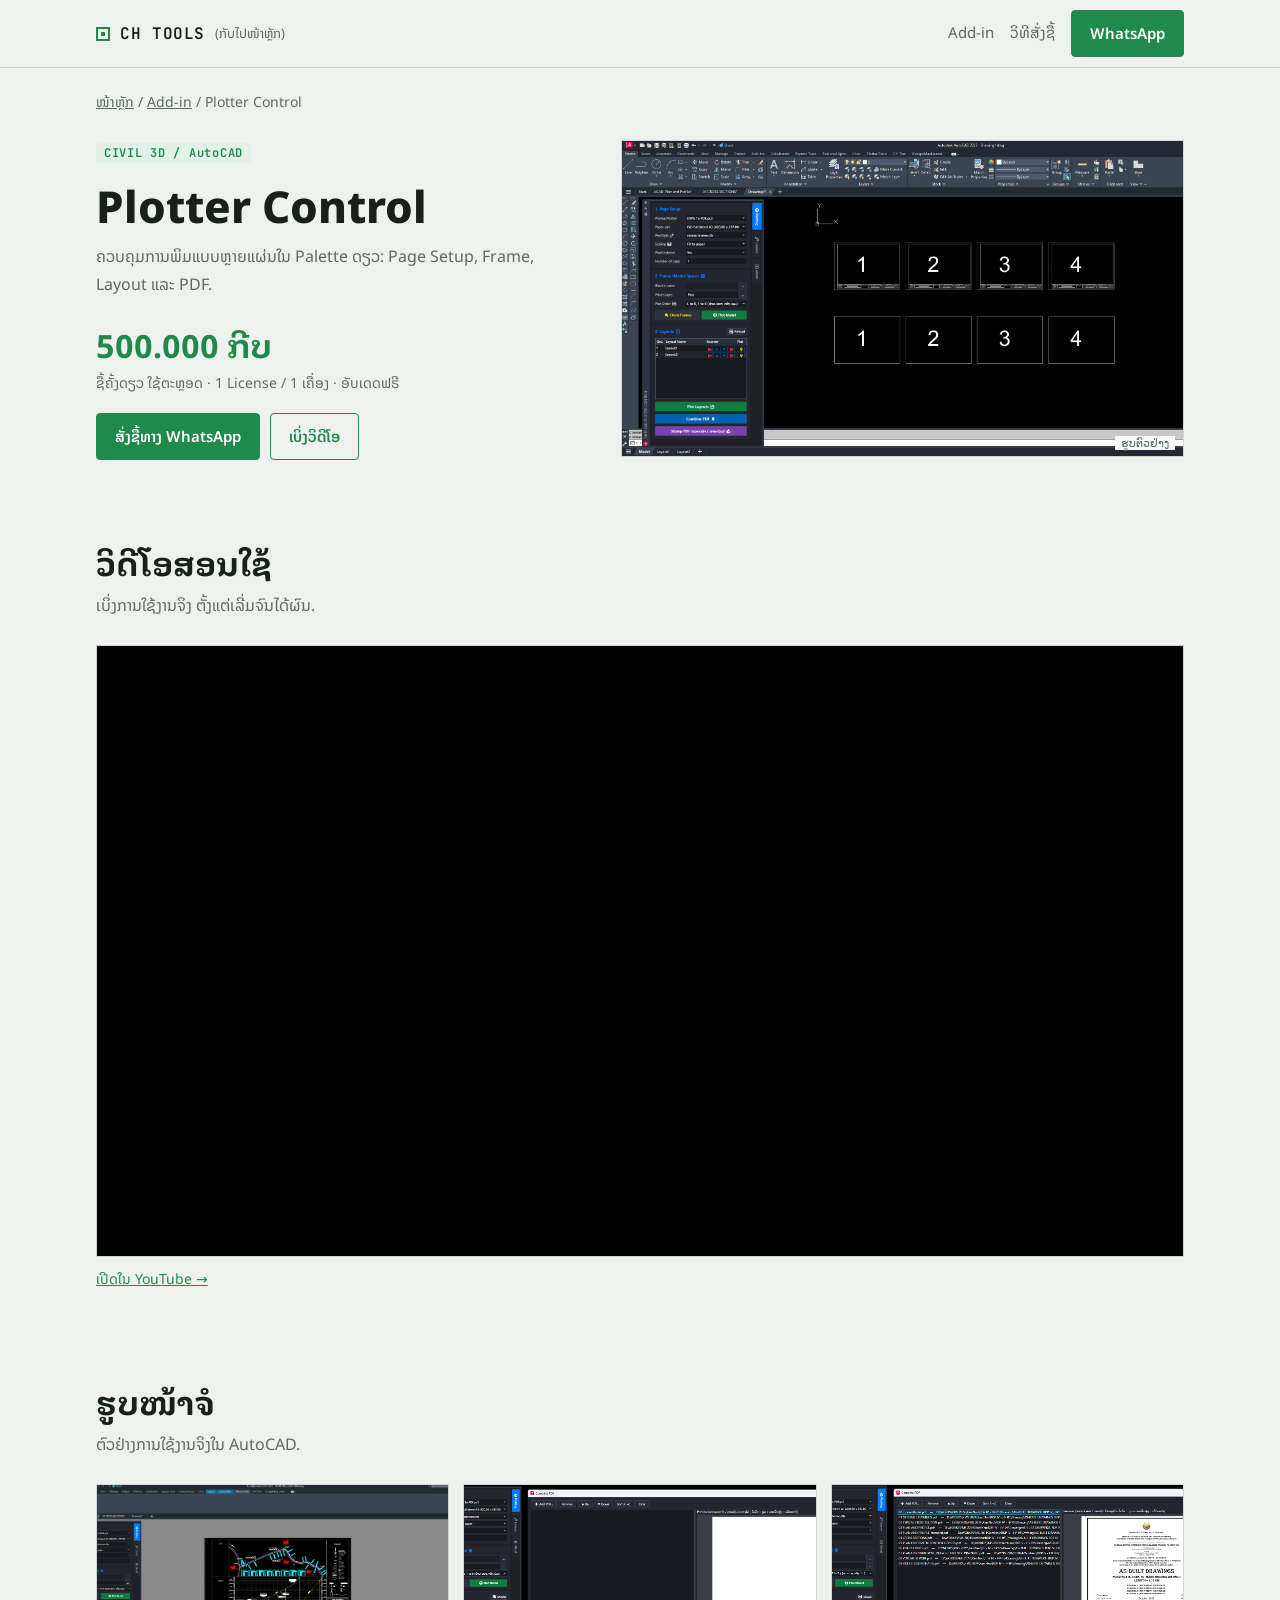
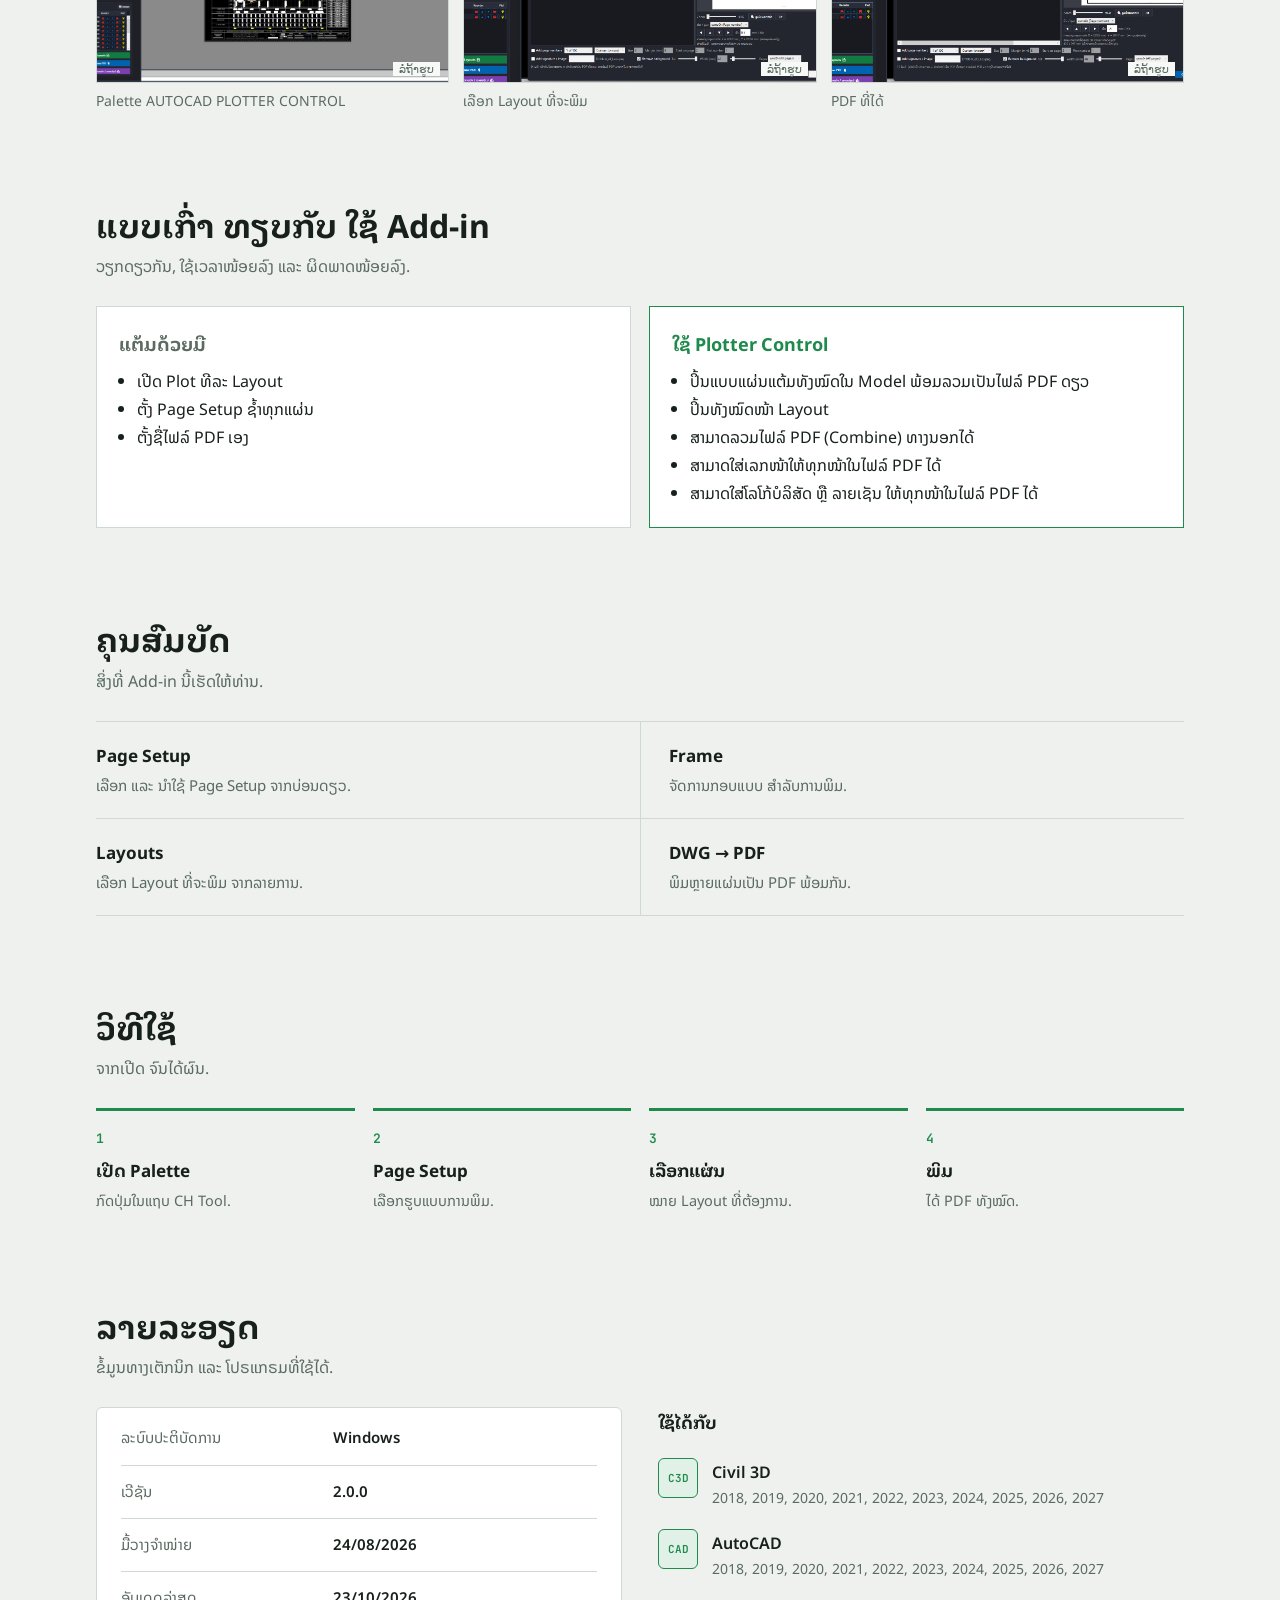
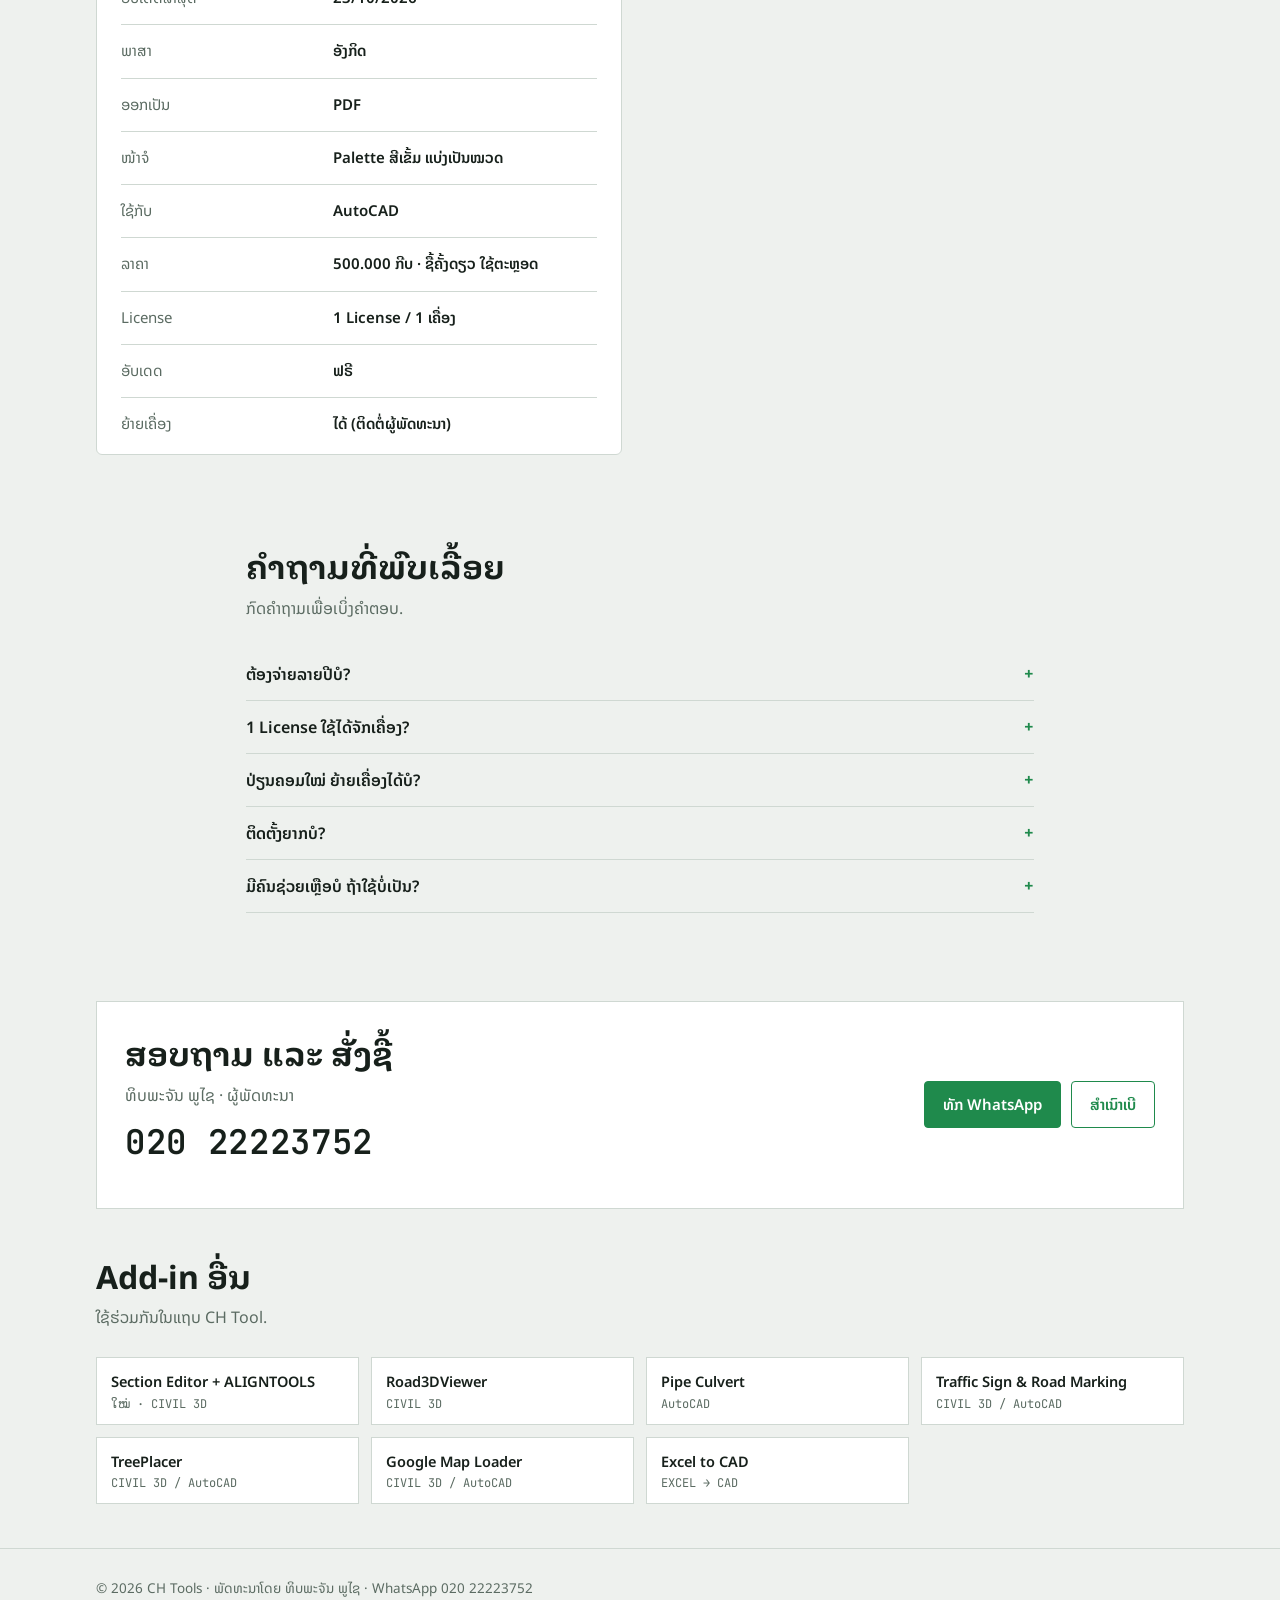
<file: plotter.html>
<!doctype html>
<html lang="lo">
<head>
<meta charset="utf-8">
<meta name="viewport" content="width=device-width, initial-scale=1">
<title>Plotter Control · CH Tools</title>
<meta name="description" content="ຄວບຄຸມການພິມແບບຫຼາຍແຜ່ນໃນ Palette ດຽວ: Page Setup, Frame, Layout ແລະ PDF.">
<link rel="preconnect" href="https://fonts.googleapis.com">
<link rel="preconnect" href="https://fonts.gstatic.com" crossorigin>
<link rel="stylesheet" href="https://fonts.googleapis.com/css2?family=Noto+Sans+Lao+Looped:wght@500;700;800&family=Noto+Sans+Lao:wght@400;500;600&family=JetBrains+Mono:wght@400;600&display=swap">
<link rel="stylesheet" href="style.css">
</head>
<body>
<header class="top"><div class="wrap">
  <a class="brand" href="index.html"><i></i>CH TOOLS <small>(ກັບໄປໜ້າຫຼັກ)</small></a>
  <nav class="nav">
    <a class="link" href="index.html#products">Add-in</a>
    <a class="link" href="index.html#order">ວິທີສັ່ງຊື້</a>
    <a class="btn solid" href="https://wa.me/8562022223752" target="_blank" rel="noopener">WhatsApp</a>
  </nav>
</div></header>
<main>

<div class="wrap">
  <div class="crumb"><a href="index.html">ໜ້າຫຼັກ</a> / <a href="index.html#products">Add-in</a> / Plotter Control</div>
  <div class="phero">
    <div>
      <span class="tag ">CIVIL 3D / AutoCAD</span>
      <h1>Plotter Control</h1>
      <p>ຄວບຄຸມການພິມແບບຫຼາຍແຜ່ນໃນ Palette ດຽວ: Page Setup, Frame, Layout ແລະ PDF.</p>
      <div class="price"><b>500.000 ກີບ</b><span>ຊື້ຄັ້ງດຽວ ໃຊ້ຕະຫຼອດ · 1 License / 1 ເຄື່ອງ · ອັບເດດຟຣີ</span></div>
      <div class="cta">
        <a class="btn solid" href="https://wa.me/8562022223752" target="_blank" rel="noopener">ສັ່ງຊື້ທາງ WhatsApp</a>
        <a class="btn ghost" href="#video">ເບິ່ງວິດີໂອ</a>
      </div>
    </div>
    <div class="fig"><svg viewBox="0 0 480 270" aria-hidden="true">
<rect class="s" x="40" y="40" width="230" height="160" fill="var(--sheet)"/><rect class="s2" x="190" y="168" width="74" height="26"/><rect class="s" x="62" y="56" width="230" height="160" fill="var(--sheet)"/><rect class="s2" x="212" y="184" width="74" height="26"/><rect class="s" x="84" y="72" width="230" height="160" fill="var(--sheet)"/><rect class="s2" x="234" y="200" width="74" height="26"/><rect class="s" x="106" y="88" width="230" height="160" fill="var(--sheet)"/><rect class="s2" x="256" y="216" width="74" height="26"/>
<path class="s" d="M340 150 L390 150 M378 138 L390 150 L378 162"/>
<rect class="s" x="400" y="100" width="60" height="80"/><text x="413" y="146">PDF</text>
<text x="40" y="30">A3 · 1:1000 · 24 Layouts</text>
</svg><img src="img-plotter-main.png" alt="" loading="lazy" onerror="imgNext(this)"><span class="cap">ຮູບຕົວຢ່າງ</span></div>
  </div>
</div>

<section id="video"><div class="wrap">
  <h2>ວິດີໂອສອນໃຊ້</h2>
  <p class="lead">ເບິ່ງການໃຊ້ງານຈິງ ຕັ້ງແຕ່ເລີ່ມຈົນໄດ້ຜົນ.</p>
  <div class="yt"><iframe src="https://www.youtube-nocookie.com/embed/Ab5RhviBzDc?rel=0" title="Plotter Control" loading="lazy" allow="accelerometer; clipboard-write; encrypted-media; gyroscope; picture-in-picture; web-share" referrerpolicy="strict-origin-when-cross-origin" allowfullscreen></iframe></div>
  <p class="ytlink"><a href="https://www.youtube.com/watch?v=Ab5RhviBzDc" target="_blank" rel="noopener">ເປີດໃນ YouTube →</a></p>
</div></section>
<section><div class="wrap">
  <h2>ຮູບໜ້າຈໍ</h2>
  <p class="lead">ຕົວຢ່າງການໃຊ້ງານຈິງໃນ AutoCAD.</p>
  <div class="shots"><figure><div class="fig"><svg viewBox="0 0 480 270" aria-hidden="true">
<rect class="d" x="16" y="16" width="448" height="238"/>
<line class="d" x1="16" y1="16" x2="464" y2="254"/><line class="d" x1="464" y1="16" x2="16" y2="254"/>
<text x="196" y="140">ຮູບທີ 1</text>
</svg><img src="img-plotter-1.png" alt="" loading="lazy" onerror="imgNext(this)"><span class="cap">ລໍຖ້າຮູບ</span></div><figcaption>Palette AUTOCAD PLOTTER CONTROL</figcaption></figure><figure><div class="fig"><svg viewBox="0 0 480 270" aria-hidden="true">
<rect class="d" x="16" y="16" width="448" height="238"/>
<line class="d" x1="16" y1="16" x2="464" y2="254"/><line class="d" x1="464" y1="16" x2="16" y2="254"/>
<text x="196" y="140">ຮູບທີ 2</text>
</svg><img src="img-plotter-2.png" alt="" loading="lazy" onerror="imgNext(this)"><span class="cap">ລໍຖ້າຮູບ</span></div><figcaption>ເລືອກ Layout ທີ່ຈະພິມ</figcaption></figure><figure><div class="fig"><svg viewBox="0 0 480 270" aria-hidden="true">
<rect class="d" x="16" y="16" width="448" height="238"/>
<line class="d" x1="16" y1="16" x2="464" y2="254"/><line class="d" x1="464" y1="16" x2="16" y2="254"/>
<text x="196" y="140">ຮູບທີ 3</text>
</svg><img src="img-plotter-3.png" alt="" loading="lazy" onerror="imgNext(this)"><span class="cap">ລໍຖ້າຮູບ</span></div><figcaption>PDF ທີ່ໄດ້</figcaption></figure></div>
</div></section>

<section><div class="wrap">
  <h2>ແບບເກົ່າ ທຽບກັບ ໃຊ້ Add-in</h2>
  <p class="lead">ວຽກດຽວກັນ, ໃຊ້ເວລາໜ້ອຍລົງ ແລະ ຜິດພາດໜ້ອຍລົງ.</p>
  <div class="vs">
    <div class="old"><h3>ແຕ້ມດ້ວຍມື</h3><ul><li>ເປີດ Plot ທີລະ Layout</li><li>ຕັ້ງ Page Setup ຊ້ຳທຸກແຜ່ນ</li><li>ຕັ້ງຊື່ໄຟລ໌ PDF ເອງ</li></ul></div>
    <div class="new"><h3>ໃຊ້ Plotter Control</h3><ul><li>ປິ້ນແບບແຜ່ນແຕ້ມທັງໝົດໃນ Model ພ້ອມລວມເປັນໄຟລ໌ PDF ດຽວ</li><li>ປິ້ນທັງໝົດໜ້າ Layout</li><li>ສາມາດລວມໄຟລ໌ PDF (Combine) ທາງນອກໄດ້</li><li>ສາມາດໃສ່ເລກໜ້າໃຫ້ທຸກໜ້າໃນໄຟລ໌ PDF ໄດ້</li><li>ສາມາດໃສ່ໂລໂກ້ບໍລິສັດ ຫຼື ລາຍເຊັນ ໃຫ້ທຸກໜ້າໃນໄຟລ໌ PDF ໄດ້</li></ul></div>
  </div>
</div></section>

<section id="features"><div class="wrap">
  <h2>ຄຸນສົມບັດ</h2>
  <p class="lead">ສິ່ງທີ່ Add-in ນີ້ເຮັດໃຫ້ທ່ານ.</p>
  <div class="feats"><div class="feat"><h4>Page Setup</h4><p>ເລືອກ ແລະ ນຳໃຊ້ Page Setup ຈາກບ່ອນດຽວ.</p></div><div class="feat"><h4>Frame</h4><p>ຈັດການກອບແບບ ສຳລັບການພິມ.</p></div><div class="feat"><h4>Layouts</h4><p>ເລືອກ Layout ທີ່ຈະພິມ ຈາກລາຍການ.</p></div><div class="feat"><h4>DWG → PDF</h4><p>ພິມຫຼາຍແຜ່ນເປັນ PDF ພ້ອມກັນ.</p></div></div>
</div></section>

<section><div class="wrap">
  <h2>ວິທີໃຊ້</h2>
  <p class="lead">ຈາກເປີດ ຈົນໄດ້ຜົນ.</p>
  <div class="steps"><div class="step"><h4>ເປີດ Palette</h4><p>ກົດປຸ່ມໃນແຖບ CH Tool.</p></div><div class="step"><h4>Page Setup</h4><p>ເລືອກຮູບແບບການພິມ.</p></div><div class="step"><h4>ເລືອກແຜ່ນ</h4><p>ໝາຍ Layout ທີ່ຕ້ອງການ.</p></div><div class="step"><h4>ພິມ</h4><p>ໄດ້ PDF ທັງໝົດ.</p></div></div>
</div></section>

<section id="details"><div class="wrap">
  <h2>ລາຍລະອຽດ</h2>
  <p class="lead">ຂໍ້ມູນທາງເຕັກນິກ ແລະ ໂປຣແກຣມທີ່ໃຊ້ໄດ້.</p>
  <div class="details">
    <div class="dcard"><div class="drow"><span>ລະບົບປະຕິບັດການ</span><b>Windows</b></div><div class="drow"><span>ເວີຊັນ</span><b>2.0.0</b></div><div class="drow"><span>ມື້ວາງຈຳໜ່າຍ</span><b>24/08/2026</b></div><div class="drow"><span>ອັບເດດລ່າສຸດ</span><b>23/10/2026</b></div><div class="drow"><span>ພາສາ</span><b>ອັງກິດ</b></div><div class="drow"><span>ອອກເປັນ</span><b>PDF</b></div><div class="drow"><span>ໜ້າຈໍ</span><b>Palette ສີເຂັ້ມ ແບ່ງເປັນໝວດ</b></div><div class="drow"><span>ໃຊ້ກັບ</span><b>AutoCAD</b></div><div class="drow"><span>ລາຄາ</span><b>500.000 ກີບ · ຊື້ຄັ້ງດຽວ ໃຊ້ຕະຫຼອດ</b></div><div class="drow"><span>License</span><b>1 License / 1 ເຄື່ອງ</b></div><div class="drow"><span>ອັບເດດ</span><b>ຟຣີ</b></div><div class="drow"><span>ຍ້າຍເຄື່ອງ</span><b>ໄດ້ (ຕິດຕໍ່ຜູ້ພັດທະນາ)</b></div></div>
    <div class="compat"><h3>ໃຊ້ໄດ້ກັບ</h3><div class="comp"><i>C3D</i><div><b>Civil 3D</b><span>2018, 2019, 2020, 2021, 2022, 2023, 2024, 2025, 2026, 2027</span></div></div><div class="comp"><i>CAD</i><div><b>AutoCAD</b><span>2018, 2019, 2020, 2021, 2022, 2023, 2024, 2025, 2026, 2027</span></div></div></div>
  </div>
</div></section>

<section><div class="wrap faq" style="max-width:820px;margin-left:auto;margin-right:auto">
  <h2>ຄຳຖາມທີ່ພົບເລື້ອຍ</h2><p class="lead">ກົດຄຳຖາມເພື່ອເບິ່ງຄຳຕອບ.</p><details><summary>ຕ້ອງຈ່າຍລາຍປີບໍ?</summary><p>ບໍ່ຕ້ອງ. ຊື້ຄັ້ງດຽວ ໃຊ້ຕະຫຼອດ, ແລະ ໄດ້ອັບເດດຟຣີ.</p></details><details><summary>1 License ໃຊ້ໄດ້ຈັກເຄື່ອງ?</summary><p>1 License ໃຊ້ໄດ້ 1 ເຄື່ອງ.</p></details><details><summary>ປ່ຽນຄອມໃໝ່ ຍ້າຍເຄື່ອງໄດ້ບໍ?</summary><p>ໄດ້. ຕິດຕໍ່ຜູ້ພັດທະນາທາງ WhatsApp ເພື່ອຍ້າຍ License ໄປເຄື່ອງໃໝ່.</p></details><details><summary>ຕິດຕັ້ງຍາກບໍ?</summary><p>ບໍ່ຍາກ. ໃຊ້ໄຟລ໌ Setup (MSI) ຄລິກດຽວ, ແລ້ວເປີດ AutoCAD ໃໝ່.</p></details><details><summary>ມີຄົນຊ່ວຍເຫຼືອບໍ ຖ້າໃຊ້ບໍ່ເປັນ?</summary><p>ມີ. ທັກ WhatsApp ສົ່ງຮູບໜ້າຈໍມາ, ຜູ້ພັດທະນາຕອບເອງ.</p></details>
</div></section>
<section id="contact"><div class="wrap">
  <div class="contact">
    <div>
      <h2>ສອບຖາມ ແລະ ສັ່ງຊື້</h2>
      <p class="lead" style="margin-bottom:10px">ທິບພະຈັນ ພູໄຊ · ຜູ້ພັດທະນາ</p>
      <div class="phone" id="ph">020 22223752</div>
      <div class="note" id="note" aria-live="polite"></div>
    </div>
    <div class="cta">
      <a class="btn solid" href="https://wa.me/8562022223752" target="_blank" rel="noopener">ທັກ WhatsApp</a>
      <button class="btn ghost" id="copy" type="button">ສຳເນົາເບີ</button>
    </div>
  </div>
</div></section>

<section style="padding-top:0"><div class="wrap">
  <h2>Add-in ອື່ນ</h2>
  <p class="lead">ໃຊ້ຮ່ວມກັນໃນແຖບ CH Tool.</p>
  <div class="others"><a href="section-editor.html">Section Editor + ALIGNTOOLS<span>ໃໝ່ · CIVIL 3D</span></a><a href="road3d-viewer.html">Road3DViewer<span>CIVIL 3D</span></a><a href="pipe-culvert.html">Pipe Culvert<span>AutoCAD</span></a><a href="traffic-sign.html">Traffic Sign &amp; Road Marking<span>CIVIL 3D / AutoCAD</span></a><a href="tree-placer.html">TreePlacer<span>CIVIL 3D / AutoCAD</span></a><a href="map-loader.html">Google Map Loader<span>CIVIL 3D / AutoCAD</span></a><a href="excel-to-cad.html">Excel to CAD<span>EXCEL → CAD</span></a></div>
</div></section>
</main>
<footer><div class="wrap">© 2026 CH Tools · ພັດທະນາໂດຍ ທິບພະຈັນ ພູໄຊ · WhatsApp 020 22223752</div></footer>
<script>
function imgNext(i){var e=['.png','.jpg','.jpeg','.PNG','.JPG','.JPEG'],s=i.getAttribute('src'),m=s.match(/\.[A-Za-z]+$/),k=m?e.indexOf(m[0]):-1;if(k>=0&&k<e.length-1){i.src=s.slice(0,-m[0].length)+e[k+1];}else{i.remove();}}
(function(){var b=document.getElementById('copy');if(!b)return;b.addEventListener('click',function(){
var n=document.getElementById('note'),t='020 22223752';
function sel(){var r=document.createRange();r.selectNodeContents(document.getElementById('ph'));var s=getSelection();s.removeAllRanges();s.addRange(r);n.textContent='ເລືອກເບີແລ້ວ, ກົດ Ctrl+C ເພື່ອສຳເນົາ';}
try{navigator.clipboard.writeText(t).then(function(){n.textContent='ສຳເນົາເບີແລ້ວ';},sel);}catch(e){sel();}
});})();
</script>
</body>
</html>
</file>
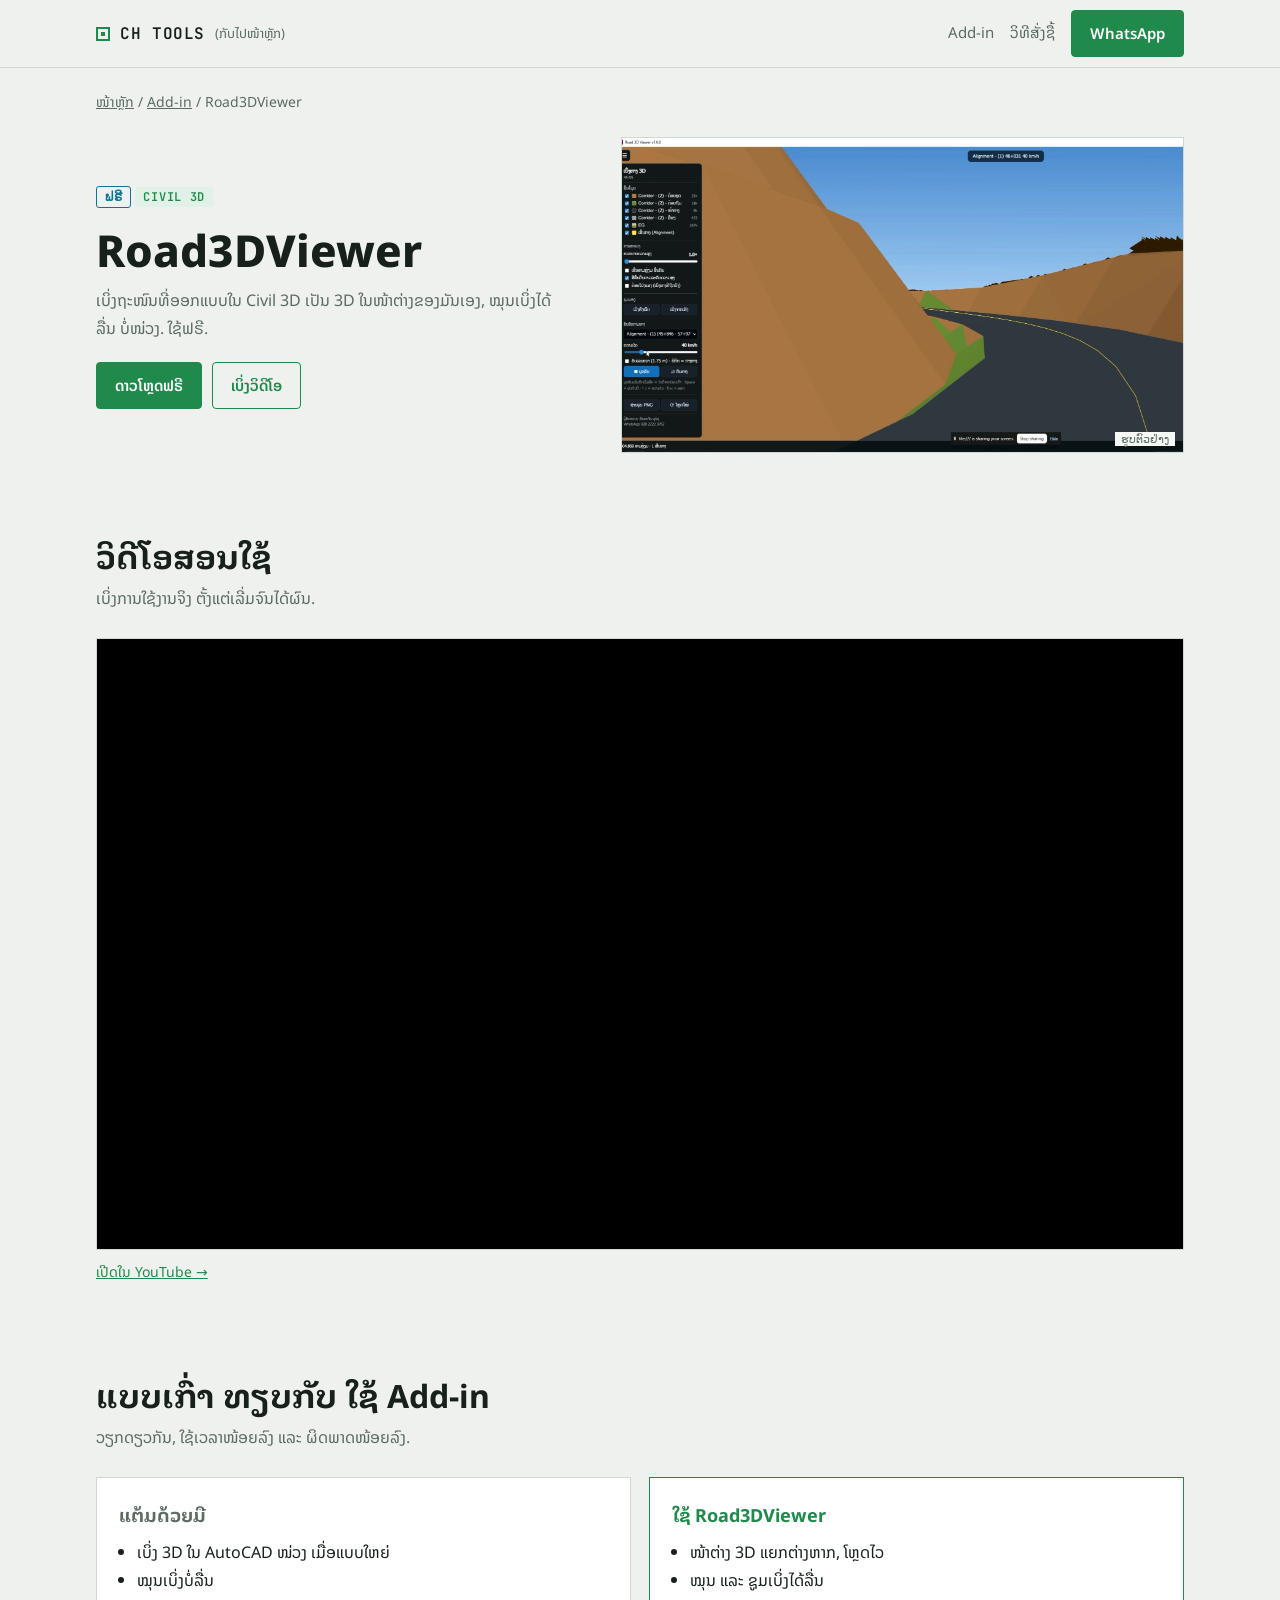
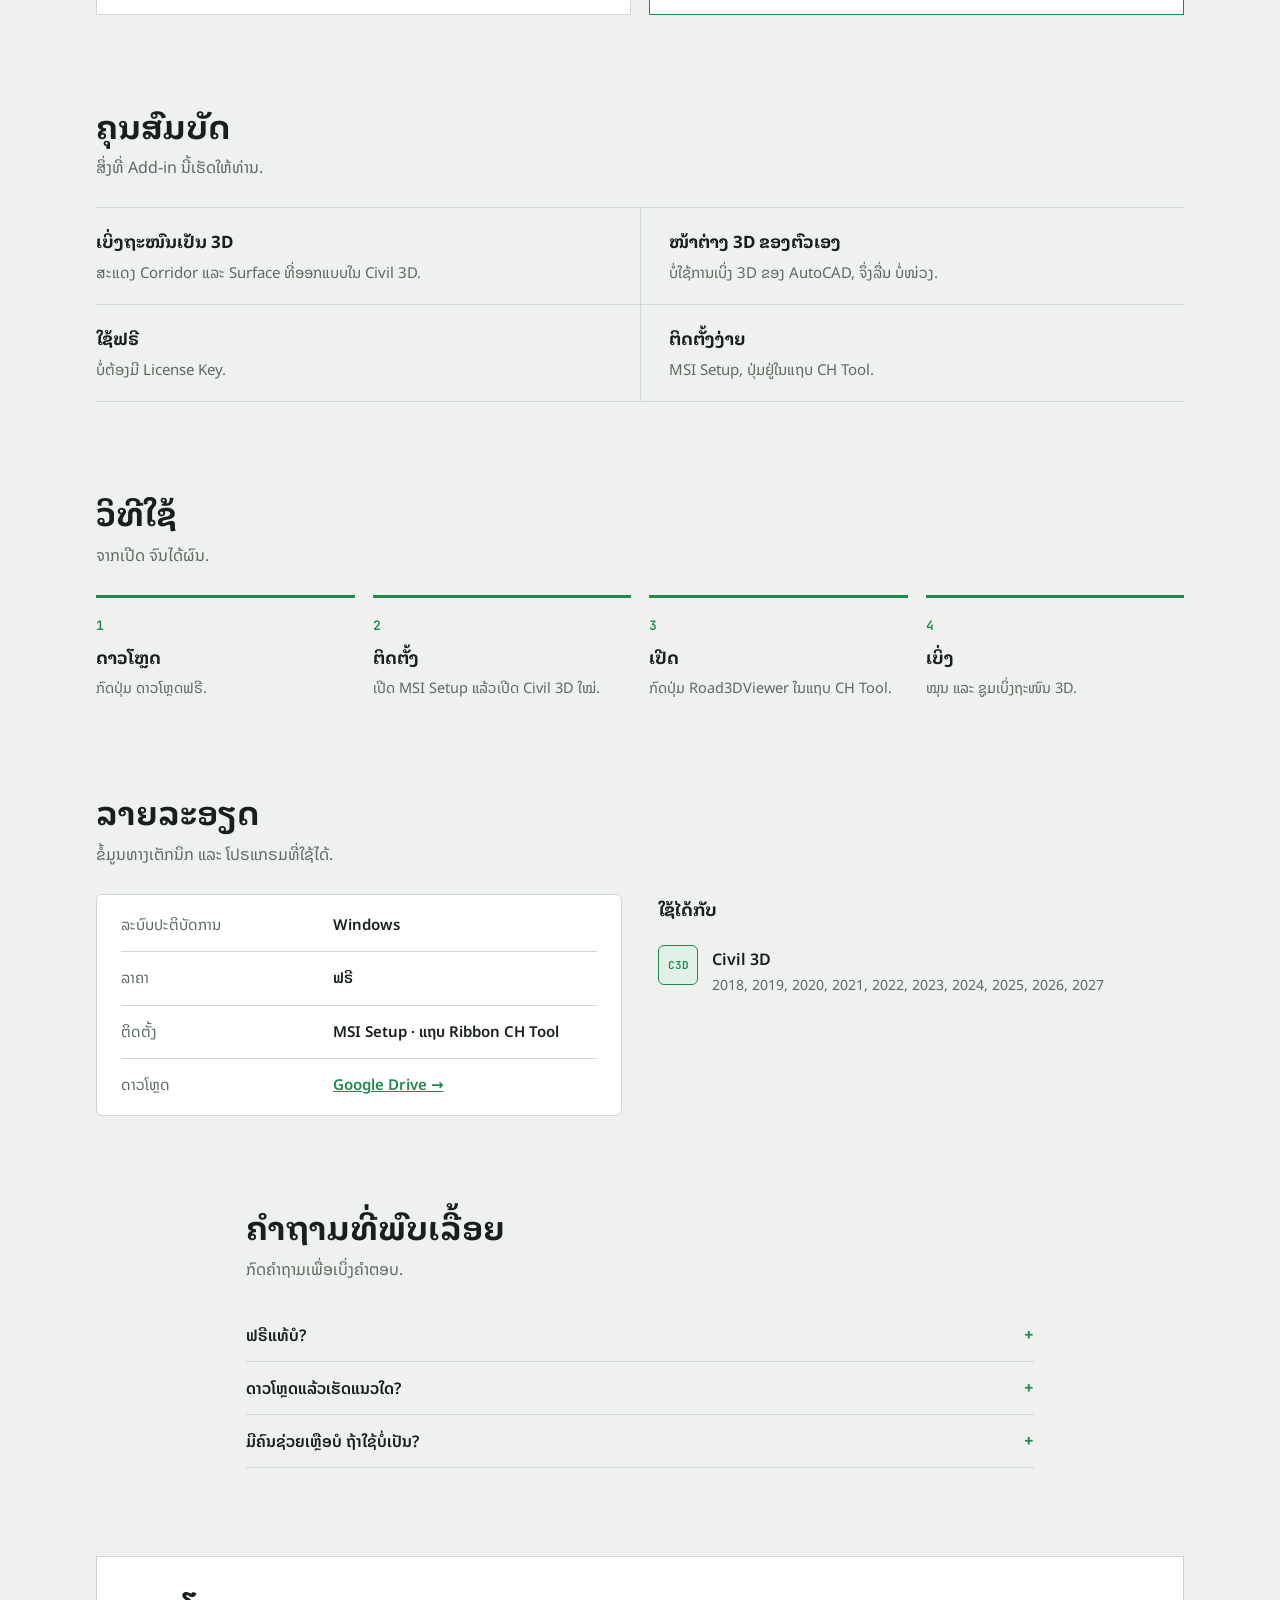
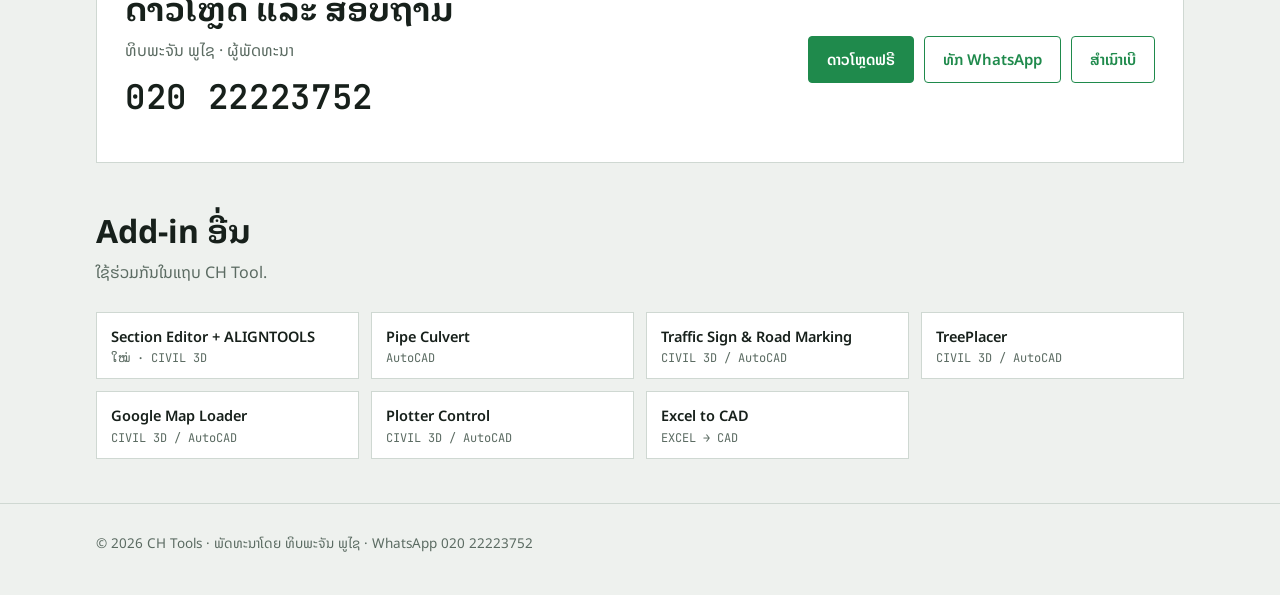
<file: road3d-viewer.html>
<!doctype html>
<html lang="lo">
<head>
<meta charset="utf-8">
<meta name="viewport" content="width=device-width, initial-scale=1">
<title>Road3DViewer · CH Tools</title>
<meta name="description" content="ເບິ່ງຖະໜົນທີ່ອອກແບບໃນ Civil 3D ເປັນ 3D ໃນໜ້າຕ່າງຂອງມັນເອງ, ໝຸນເບິ່ງໄດ້ລື່ນ ບໍ່ໜ່ວງ. ໃຊ້ຟຣີ.">
<link rel="preconnect" href="https://fonts.googleapis.com">
<link rel="preconnect" href="https://fonts.gstatic.com" crossorigin>
<link rel="stylesheet" href="https://fonts.googleapis.com/css2?family=Noto+Sans+Lao+Looped:wght@500;700;800&family=Noto+Sans+Lao:wght@400;500;600&family=JetBrains+Mono:wght@400;600&display=swap">
<link rel="stylesheet" href="style.css">
</head>
<body>
<header class="top"><div class="wrap">
  <a class="brand" href="index.html"><i></i>CH TOOLS <small>(ກັບໄປໜ້າຫຼັກ)</small></a>
  <nav class="nav">
    <a class="link" href="index.html#products">Add-in</a>
    <a class="link" href="index.html#order">ວິທີສັ່ງຊື້</a>
    <a class="btn solid" href="https://wa.me/8562022223752" target="_blank" rel="noopener">WhatsApp</a>
  </nav>
</div></header>
<main>

<div class="wrap">
  <div class="crumb"><a href="index.html">ໜ້າຫຼັກ</a> / <a href="index.html#products">Add-in</a> / Road3DViewer</div>
  <div class="phero">
    <div>
      <span class="tag new">ຟຣີ</span> <span class="tag ">CIVIL 3D</span>
      <h1>Road3DViewer</h1>
      <p>ເບິ່ງຖະໜົນທີ່ອອກແບບໃນ Civil 3D ເປັນ 3D ໃນໜ້າຕ່າງຂອງມັນເອງ, ໝຸນເບິ່ງໄດ້ລື່ນ ບໍ່ໜ່ວງ. ໃຊ້ຟຣີ.</p>
      
      <div class="cta">
        <a class="btn solid" href="https://drive.google.com/file/d/1KEbXg2qagxi5aKGQ9HuEWisJk7BKNM2l/view?usp=sharing" target="_blank" rel="noopener">ດາວໂຫຼດຟຣີ</a>
        <a class="btn ghost" href="#video">ເບິ່ງວິດີໂອ</a>
      </div>
    </div>
    <div class="fig"><svg viewBox="0 0 480 270" aria-hidden="true"><path class="f2" d="M60 270 L220 70 L260 70 L420 270 Z"/><path class="s" d="M60 270 L220 70 M420 270 L260 70"/><path class="d" d="M240 270 L240 70"/><line class="s2" x1="218" y1="70" x2="262" y2="70" opacity=".35"/><line class="s2" x1="214" y1="74" x2="266" y2="74" opacity=".35"/><line class="s2" x1="204" y1="88" x2="276" y2="88" opacity=".35"/><line class="s2" x1="188" y1="110" x2="292" y2="110" opacity=".35"/><line class="s2" x1="165" y1="140" x2="315" y2="140" opacity=".35"/><line class="s2" x1="135" y1="180" x2="345" y2="180" opacity=".35"/><line class="s2" x1="99" y1="228" x2="381" y2="228" opacity=".35"/><path class="s2" d="M0 150 C80 120 150 90 200 75 M480 160 C400 120 330 90 280 75"/><path class="s" d="M0 190 L150 120 M480 200 L330 120" opacity=".6"/><text x="16" y="28">3D · CORRIDOR + SURFACE</text></svg><img src="img-road3d-viewer-main.png" alt="" loading="lazy" onerror="imgNext(this)"><span class="cap">ຮູບຕົວຢ່າງ</span></div>
  </div>
</div>

<section id="video"><div class="wrap">
  <h2>ວິດີໂອສອນໃຊ້</h2>
  <p class="lead">ເບິ່ງການໃຊ້ງານຈິງ ຕັ້ງແຕ່ເລີ່ມຈົນໄດ້ຜົນ.</p>
  <div class="yt"><iframe src="https://www.youtube-nocookie.com/embed/UlNV62vkVms?rel=0" title="Road3DViewer" loading="lazy" allow="accelerometer; clipboard-write; encrypted-media; gyroscope; picture-in-picture; web-share" referrerpolicy="strict-origin-when-cross-origin" allowfullscreen></iframe></div>
  <p class="ytlink"><a href="https://www.youtube.com/watch?v=UlNV62vkVms" target="_blank" rel="noopener">ເປີດໃນ YouTube →</a></p>
</div></section>


<section><div class="wrap">
  <h2>ແບບເກົ່າ ທຽບກັບ ໃຊ້ Add-in</h2>
  <p class="lead">ວຽກດຽວກັນ, ໃຊ້ເວລາໜ້ອຍລົງ ແລະ ຜິດພາດໜ້ອຍລົງ.</p>
  <div class="vs">
    <div class="old"><h3>ແຕ້ມດ້ວຍມື</h3><ul><li>ເບິ່ງ 3D ໃນ AutoCAD ໜ່ວງ ເມື່ອແບບໃຫຍ່</li><li>ໝຸນເບິ່ງບໍ່ລື່ນ</li></ul></div>
    <div class="new"><h3>ໃຊ້ Road3DViewer</h3><ul><li>ໜ້າຕ່າງ 3D ແຍກຕ່າງຫາກ, ໂຫຼດໄວ</li><li>ໝຸນ ແລະ ຊູມເບິ່ງໄດ້ລື່ນ</li></ul></div>
  </div>
</div></section>

<section id="features"><div class="wrap">
  <h2>ຄຸນສົມບັດ</h2>
  <p class="lead">ສິ່ງທີ່ Add-in ນີ້ເຮັດໃຫ້ທ່ານ.</p>
  <div class="feats"><div class="feat"><h4>ເບິ່ງຖະໜົນເປັນ 3D</h4><p>ສະແດງ Corridor ແລະ Surface ທີ່ອອກແບບໃນ Civil 3D.</p></div><div class="feat"><h4>ໜ້າຕ່າງ 3D ຂອງຕົວເອງ</h4><p>ບໍ່ໃຊ້ການເບິ່ງ 3D ຂອງ AutoCAD, ຈຶ່ງລື່ນ ບໍ່ໜ່ວງ.</p></div><div class="feat"><h4>ໃຊ້ຟຣີ</h4><p>ບໍ່ຕ້ອງມີ License Key.</p></div><div class="feat"><h4>ຕິດຕັ້ງງ່າຍ</h4><p>MSI Setup, ປຸ່ມຢູ່ໃນແຖບ CH Tool.</p></div></div>
</div></section>

<section><div class="wrap">
  <h2>ວິທີໃຊ້</h2>
  <p class="lead">ຈາກເປີດ ຈົນໄດ້ຜົນ.</p>
  <div class="steps"><div class="step"><h4>ດາວໂຫຼດ</h4><p>ກົດປຸ່ມ ດາວໂຫຼດຟຣີ.</p></div><div class="step"><h4>ຕິດຕັ້ງ</h4><p>ເປີດ MSI Setup ແລ້ວເປີດ Civil 3D ໃໝ່.</p></div><div class="step"><h4>ເປີດ</h4><p>ກົດປຸ່ມ Road3DViewer ໃນແຖບ CH Tool.</p></div><div class="step"><h4>ເບິ່ງ</h4><p>ໝຸນ ແລະ ຊູມເບິ່ງຖະໜົນ 3D.</p></div></div>
</div></section>

<section id="details"><div class="wrap">
  <h2>ລາຍລະອຽດ</h2>
  <p class="lead">ຂໍ້ມູນທາງເຕັກນິກ ແລະ ໂປຣແກຣມທີ່ໃຊ້ໄດ້.</p>
  <div class="details">
    <div class="dcard"><div class="drow"><span>ລະບົບປະຕິບັດການ</span><b>Windows</b></div><div class="drow"><span>ລາຄາ</span><b>ຟຣີ</b></div><div class="drow"><span>ຕິດຕັ້ງ</span><b>MSI Setup · ແຖບ Ribbon CH Tool</b></div><div class="drow"><span>ດາວໂຫຼດ</span><b><a href="https://drive.google.com/file/d/1KEbXg2qagxi5aKGQ9HuEWisJk7BKNM2l/view?usp=sharing" target="_blank" rel="noopener">Google Drive →</a></b></div></div>
    <div class="compat"><h3>ໃຊ້ໄດ້ກັບ</h3><div class="comp"><i>C3D</i><div><b>Civil 3D</b><span>2018, 2019, 2020, 2021, 2022, 2023, 2024, 2025, 2026, 2027</span></div></div></div>
  </div>
</div></section>

<section><div class="wrap faq" style="max-width:820px;margin-left:auto;margin-right:auto">
  <h2>ຄຳຖາມທີ່ພົບເລື້ອຍ</h2><p class="lead">ກົດຄຳຖາມເພື່ອເບິ່ງຄຳຕອບ.</p><details><summary>ຟຣີແທ້ບໍ?</summary><p>ແທ້. ດາວໂຫຼດ ແລະ ໃຊ້ໄດ້ເລີຍ, ບໍ່ຕ້ອງມີ License Key.</p></details><details><summary>ດາວໂຫຼດແລ້ວເຮັດແນວໃດ?</summary><p>ເປີດໄຟລ໌ Setup, ຕິດຕັ້ງ, ແລ້ວເປີດ Civil 3D ໃໝ່. ປຸ່ມຈະຢູ່ໃນແຖບ CH Tool.</p></details><details><summary>ມີຄົນຊ່ວຍເຫຼືອບໍ ຖ້າໃຊ້ບໍ່ເປັນ?</summary><p>ມີ. ທັກ WhatsApp ສົ່ງຮູບໜ້າຈໍມາ, ຜູ້ພັດທະນາຕອບເອງ.</p></details>
</div></section>
<section id="contact"><div class="wrap">
  <div class="contact">
    <div>
      <h2>ດາວໂຫຼດ ແລະ ສອບຖາມ</h2>
      <p class="lead" style="margin-bottom:10px">ທິບພະຈັນ ພູໄຊ · ຜູ້ພັດທະນາ</p>
      <div class="phone" id="ph">020 22223752</div>
      <div class="note" id="note" aria-live="polite"></div>
    </div>
    <div class="cta">
      <a class="btn solid" href="https://drive.google.com/file/d/1KEbXg2qagxi5aKGQ9HuEWisJk7BKNM2l/view?usp=sharing" target="_blank" rel="noopener">ດາວໂຫຼດຟຣີ</a><a class="btn ghost" href="https://wa.me/8562022223752" target="_blank" rel="noopener">ທັກ WhatsApp</a>
      <button class="btn ghost" id="copy" type="button">ສຳເນົາເບີ</button>
    </div>
  </div>
</div></section>

<section style="padding-top:0"><div class="wrap">
  <h2>Add-in ອື່ນ</h2>
  <p class="lead">ໃຊ້ຮ່ວມກັນໃນແຖບ CH Tool.</p>
  <div class="others"><a href="section-editor.html">Section Editor + ALIGNTOOLS<span>ໃໝ່ · CIVIL 3D</span></a><a href="pipe-culvert.html">Pipe Culvert<span>AutoCAD</span></a><a href="traffic-sign.html">Traffic Sign &amp; Road Marking<span>CIVIL 3D / AutoCAD</span></a><a href="tree-placer.html">TreePlacer<span>CIVIL 3D / AutoCAD</span></a><a href="map-loader.html">Google Map Loader<span>CIVIL 3D / AutoCAD</span></a><a href="plotter.html">Plotter Control<span>CIVIL 3D / AutoCAD</span></a><a href="excel-to-cad.html">Excel to CAD<span>EXCEL → CAD</span></a></div>
</div></section>
</main>
<footer><div class="wrap">© 2026 CH Tools · ພັດທະນາໂດຍ ທິບພະຈັນ ພູໄຊ · WhatsApp 020 22223752</div></footer>
<script>
function imgNext(i){var e=['.png','.jpg','.jpeg','.PNG','.JPG','.JPEG'],s=i.getAttribute('src'),m=s.match(/\.[A-Za-z]+$/),k=m?e.indexOf(m[0]):-1;if(k>=0&&k<e.length-1){i.src=s.slice(0,-m[0].length)+e[k+1];}else{i.remove();}}
(function(){var b=document.getElementById('copy');if(!b)return;b.addEventListener('click',function(){
var n=document.getElementById('note'),t='020 22223752';
function sel(){var r=document.createRange();r.selectNodeContents(document.getElementById('ph'));var s=getSelection();s.removeAllRanges();s.addRange(r);n.textContent='ເລືອກເບີແລ້ວ, ກົດ Ctrl+C ເພື່ອສຳເນົາ';}
try{navigator.clipboard.writeText(t).then(function(){n.textContent='ສຳເນົາເບີແລ້ວ';},sel);}catch(e){sel();}
});})();
</script>
</body>
</html>
</file>
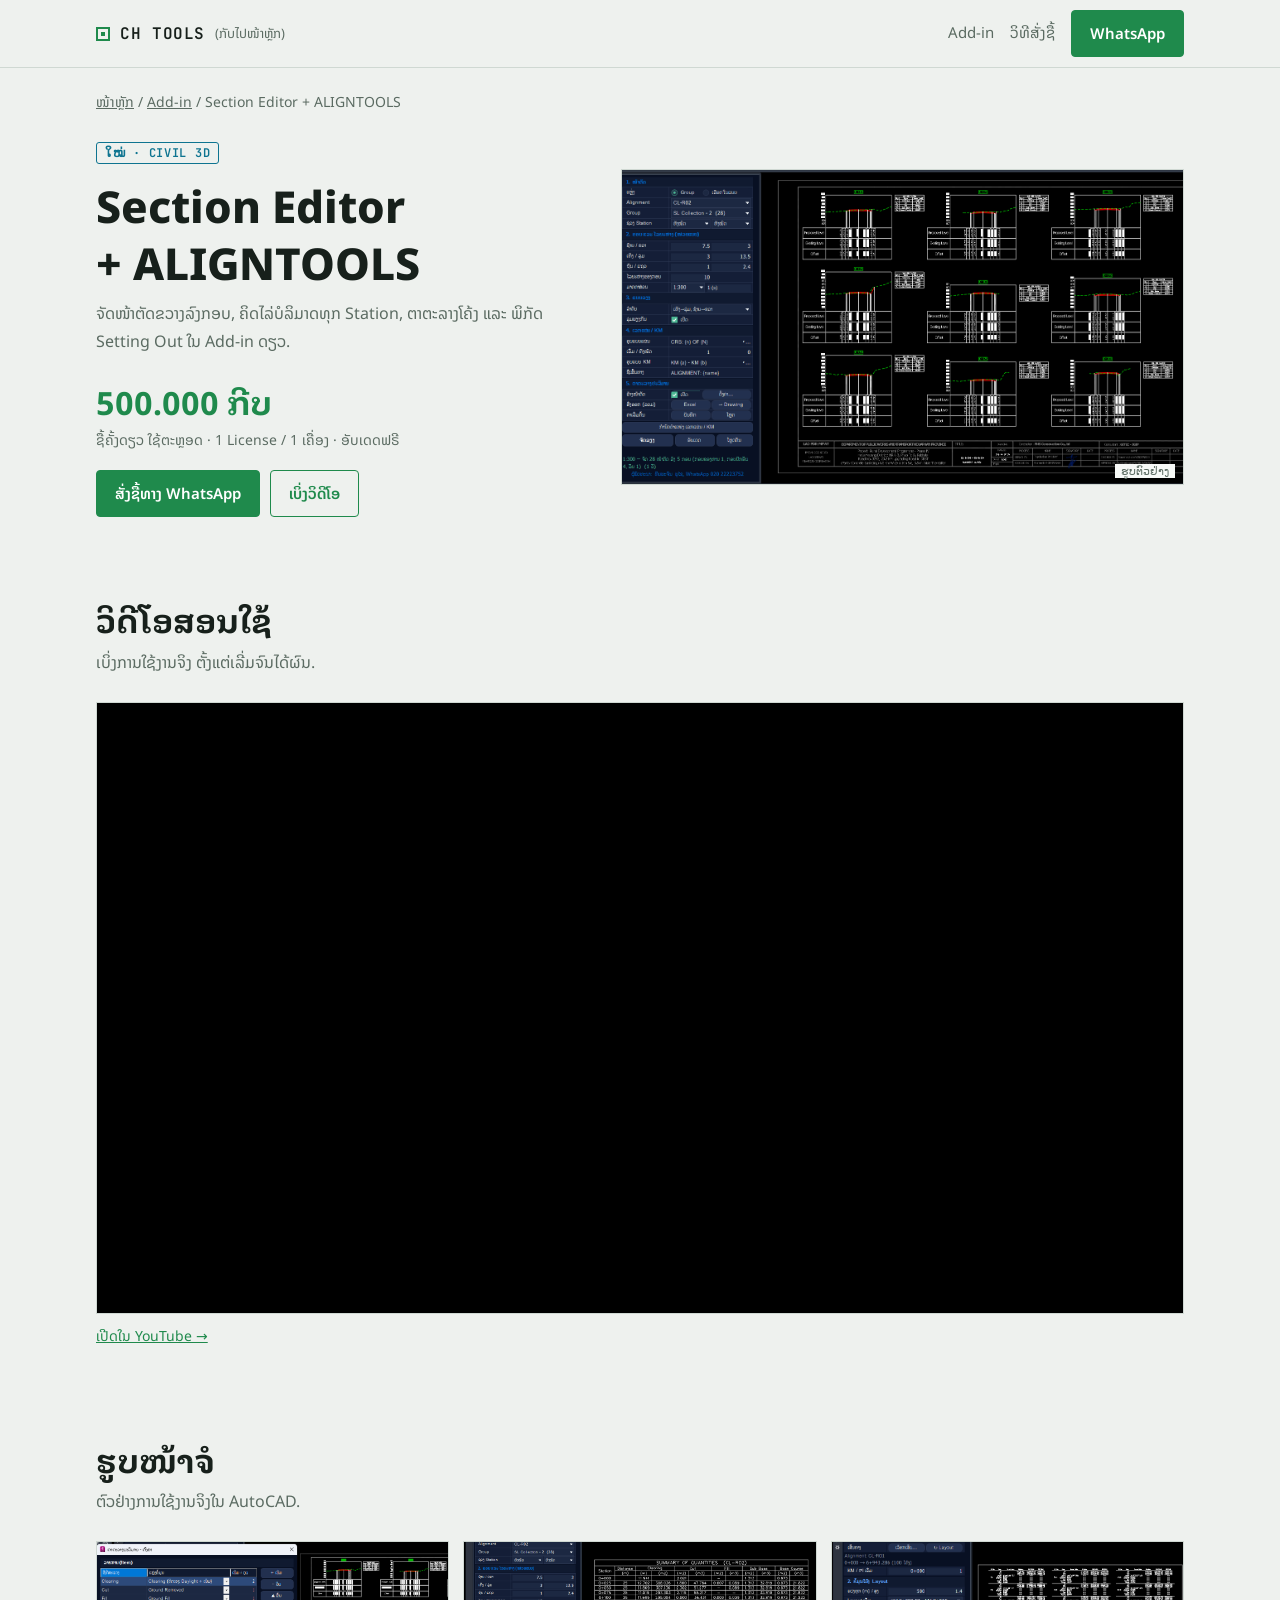
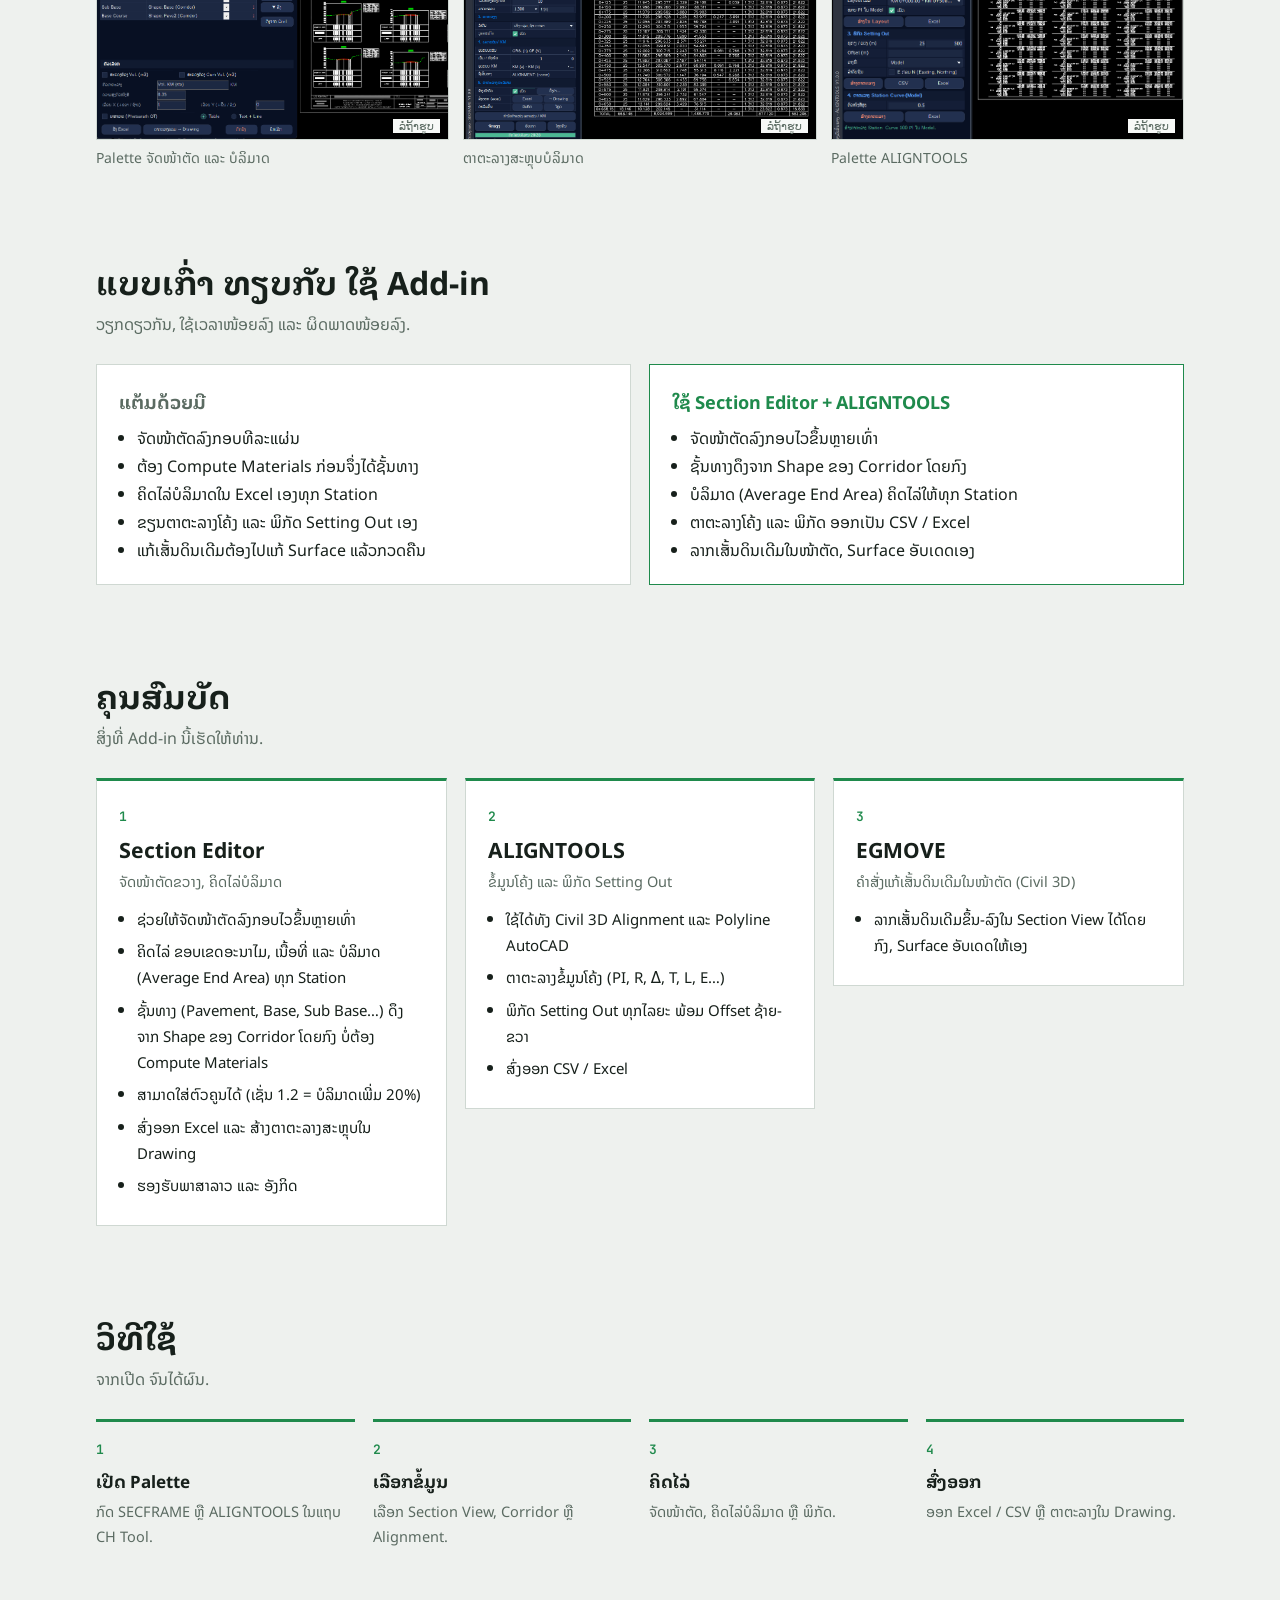
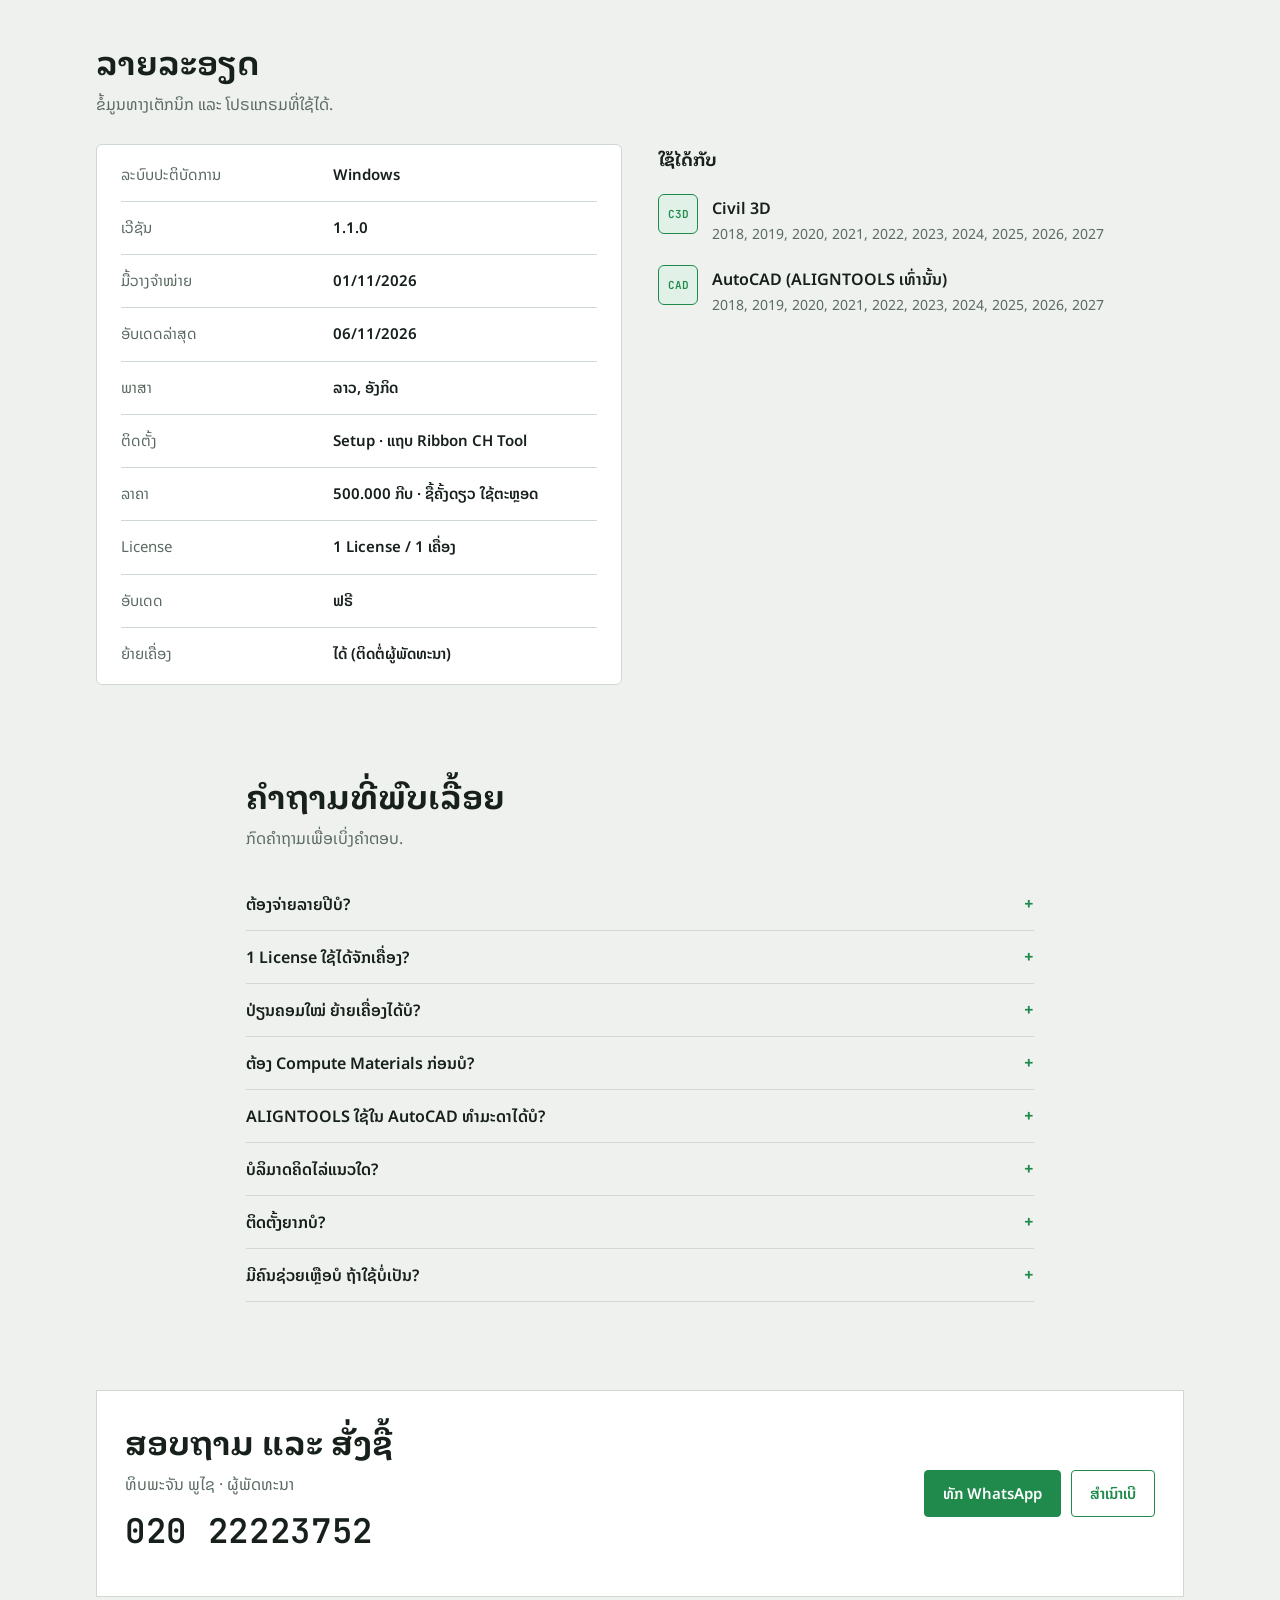
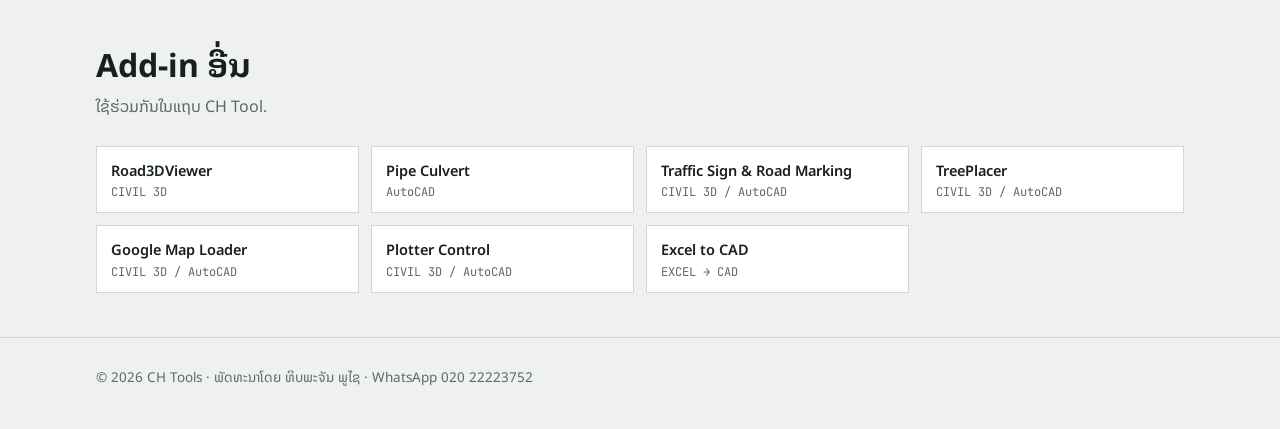
<file: section-editor.html>
<!doctype html>
<html lang="lo">
<head>
<meta charset="utf-8">
<meta name="viewport" content="width=device-width, initial-scale=1">
<title>Section Editor + ALIGNTOOLS · CH Tools</title>
<meta name="description" content="ຈັດໜ້າຕັດຂວາງລົງກອບ, ຄິດໄລ່ບໍລິມາດທຸກ Station, ຕາຕະລາງໂຄ້ງ ແລະ ພິກັດ Setting Out ໃນ Add-in ດຽວ.">
<link rel="preconnect" href="https://fonts.googleapis.com">
<link rel="preconnect" href="https://fonts.gstatic.com" crossorigin>
<link rel="stylesheet" href="https://fonts.googleapis.com/css2?family=Noto+Sans+Lao+Looped:wght@500;700;800&family=Noto+Sans+Lao:wght@400;500;600&family=JetBrains+Mono:wght@400;600&display=swap">
<link rel="stylesheet" href="style.css">
</head>
<body>
<header class="top"><div class="wrap">
  <a class="brand" href="index.html"><i></i>CH TOOLS <small>(ກັບໄປໜ້າຫຼັກ)</small></a>
  <nav class="nav">
    <a class="link" href="index.html#products">Add-in</a>
    <a class="link" href="index.html#order">ວິທີສັ່ງຊື້</a>
    <a class="btn solid" href="https://wa.me/8562022223752" target="_blank" rel="noopener">WhatsApp</a>
  </nav>
</div></header>
<main>

<div class="wrap">
  <div class="crumb"><a href="index.html">ໜ້າຫຼັກ</a> / <a href="index.html#products">Add-in</a> / Section Editor + ALIGNTOOLS</div>
  <div class="phero">
    <div>
      <span class="tag new">ໃໝ່ · CIVIL 3D</span>
      <h1>Section Editor + ALIGNTOOLS</h1>
      <p>ຈັດໜ້າຕັດຂວາງລົງກອບ, ຄິດໄລ່ບໍລິມາດທຸກ Station, ຕາຕະລາງໂຄ້ງ ແລະ ພິກັດ Setting Out ໃນ Add-in ດຽວ.</p>
      <div class="price"><b>500.000 ກີບ</b><span>ຊື້ຄັ້ງດຽວ ໃຊ້ຕະຫຼອດ · 1 License / 1 ເຄື່ອງ · ອັບເດດຟຣີ</span></div>
      <div class="cta">
        <a class="btn solid" href="https://wa.me/8562022223752" target="_blank" rel="noopener">ສັ່ງຊື້ທາງ WhatsApp</a>
        <a class="btn ghost" href="#video">ເບິ່ງວິດີໂອ</a>
      </div>
    </div>
    <div class="fig"><svg viewBox="0 0 480 270" aria-hidden="true"><rect class="d" x="24" y="24" width="134" height="104"/><path class="s2" d="M30 106 C64 92 114 112 152 98"/><path class="f2" d="M51 100 L67 76 L115 76 L131 102 Z"/><path class="s" d="M47 102 L67 76 L115 76 L135 104"/><text x="32" y="42">  0+000</text><rect class="d" x="24" y="142" width="134" height="104"/><path class="s2" d="M30 224 C64 210 114 230 152 216"/><path class="f2" d="M51 218 L67 194 L115 194 L131 220 Z"/><path class="s" d="M47 220 L67 194 L115 194 L135 222"/><text x="32" y="160"> 60+000</text><rect class="d" x="174" y="24" width="134" height="104"/><path class="s2" d="M180 106 C214 92 264 112 302 98"/><path class="f2" d="M201 100 L217 76 L265 76 L281 102 Z"/><path class="s" d="M197 102 L217 76 L265 76 L285 104"/><text x="182" y="42"> 20+000</text><rect class="d" x="174" y="142" width="134" height="104"/><path class="s2" d="M180 224 C214 210 264 230 302 216"/><path class="f2" d="M201 218 L217 194 L265 194 L281 220 Z"/><path class="s" d="M197 220 L217 194 L265 194 L285 222"/><text x="182" y="160"> 80+000</text><rect class="d" x="324" y="24" width="134" height="104"/><path class="s2" d="M330 106 C364 92 414 112 452 98"/><path class="f2" d="M351 100 L367 76 L415 76 L431 102 Z"/><path class="s" d="M347 102 L367 76 L415 76 L435 104"/><text x="332" y="42"> 40+000</text><rect class="d" x="324" y="142" width="134" height="104"/><path class="s2" d="M330 224 C364 210 414 230 452 216"/><path class="f2" d="M351 218 L367 194 L415 194 L431 220 Z"/><path class="s" d="M347 220 L367 194 L415 194 L435 222"/><text x="332" y="160">100+000</text></svg><img src="img-section-editor-main.png" alt="" loading="lazy" onerror="imgNext(this)"><span class="cap">ຮູບຕົວຢ່າງ</span></div>
  </div>
</div>

<section id="video"><div class="wrap">
  <h2>ວິດີໂອສອນໃຊ້</h2>
  <p class="lead">ເບິ່ງການໃຊ້ງານຈິງ ຕັ້ງແຕ່ເລີ່ມຈົນໄດ້ຜົນ.</p>
  <div class="yt"><iframe src="https://www.youtube-nocookie.com/embed/LiNEGOPlTtw?rel=0" title="Section Editor + ALIGNTOOLS" loading="lazy" allow="accelerometer; clipboard-write; encrypted-media; gyroscope; picture-in-picture; web-share" referrerpolicy="strict-origin-when-cross-origin" allowfullscreen></iframe></div>
  <p class="ytlink"><a href="https://www.youtube.com/watch?v=LiNEGOPlTtw" target="_blank" rel="noopener">ເປີດໃນ YouTube →</a></p>
</div></section>
<section><div class="wrap">
  <h2>ຮູບໜ້າຈໍ</h2>
  <p class="lead">ຕົວຢ່າງການໃຊ້ງານຈິງໃນ AutoCAD.</p>
  <div class="shots"><figure><div class="fig"><svg viewBox="0 0 480 270" aria-hidden="true">
<rect class="d" x="16" y="16" width="448" height="238"/>
<line class="d" x1="16" y1="16" x2="464" y2="254"/><line class="d" x1="464" y1="16" x2="16" y2="254"/>
<text x="196" y="140">ຮູບທີ 1</text>
</svg><img src="img-section-editor-1.png" alt="" loading="lazy" onerror="imgNext(this)"><span class="cap">ລໍຖ້າຮູບ</span></div><figcaption>Palette ຈັດໜ້າຕັດ ແລະ ບໍລິມາດ</figcaption></figure><figure><div class="fig"><svg viewBox="0 0 480 270" aria-hidden="true">
<rect class="d" x="16" y="16" width="448" height="238"/>
<line class="d" x1="16" y1="16" x2="464" y2="254"/><line class="d" x1="464" y1="16" x2="16" y2="254"/>
<text x="196" y="140">ຮູບທີ 2</text>
</svg><img src="img-section-editor-2.png" alt="" loading="lazy" onerror="imgNext(this)"><span class="cap">ລໍຖ້າຮູບ</span></div><figcaption>ຕາຕະລາງສະຫຼຸບບໍລິມາດ</figcaption></figure><figure><div class="fig"><svg viewBox="0 0 480 270" aria-hidden="true">
<rect class="d" x="16" y="16" width="448" height="238"/>
<line class="d" x1="16" y1="16" x2="464" y2="254"/><line class="d" x1="464" y1="16" x2="16" y2="254"/>
<text x="196" y="140">ຮູບທີ 3</text>
</svg><img src="img-section-editor-3.png" alt="" loading="lazy" onerror="imgNext(this)"><span class="cap">ລໍຖ້າຮູບ</span></div><figcaption>Palette ALIGNTOOLS</figcaption></figure></div>
</div></section>

<section><div class="wrap">
  <h2>ແບບເກົ່າ ທຽບກັບ ໃຊ້ Add-in</h2>
  <p class="lead">ວຽກດຽວກັນ, ໃຊ້ເວລາໜ້ອຍລົງ ແລະ ຜິດພາດໜ້ອຍລົງ.</p>
  <div class="vs">
    <div class="old"><h3>ແຕ້ມດ້ວຍມື</h3><ul><li>ຈັດໜ້າຕັດລົງກອບທີລະແຜ່ນ</li><li>ຕ້ອງ Compute Materials ກ່ອນຈຶ່ງໄດ້ຊັ້ນທາງ</li><li>ຄິດໄລ່ບໍລິມາດໃນ Excel ເອງທຸກ Station</li><li>ຂຽນຕາຕະລາງໂຄ້ງ ແລະ ພິກັດ Setting Out ເອງ</li><li>ແກ້ເສັ້ນດິນເດີມຕ້ອງໄປແກ້ Surface ແລ້ວກວດຄືນ</li></ul></div>
    <div class="new"><h3>ໃຊ້ Section Editor + ALIGNTOOLS</h3><ul><li>ຈັດໜ້າຕັດລົງກອບໄວຂຶ້ນຫຼາຍເທົ່າ</li><li>ຊັ້ນທາງດຶງຈາກ Shape ຂອງ Corridor ໂດຍກົງ</li><li>ບໍລິມາດ (Average End Area) ຄິດໄລ່ໃຫ້ທຸກ Station</li><li>ຕາຕະລາງໂຄ້ງ ແລະ ພິກັດ ອອກເປັນ CSV / Excel</li><li>ລາກເສັ້ນດິນເດີມໃນໜ້າຕັດ, Surface ອັບເດດເອງ</li></ul></div>
  </div>
</div></section>

<section id="features"><div class="wrap">
  <h2>ຄຸນສົມບັດ</h2>
  <p class="lead">ສິ່ງທີ່ Add-in ນີ້ເຮັດໃຫ້ທ່ານ.</p>
  <div class="groups"><div class="grp"><span class="num">1</span><h3>Section Editor</h3><p class="sub">ຈັດໜ້າຕັດຂວາງ, ຄິດໄລ່ບໍລິມາດ</p><ul><li>ຊ່ວຍໃຫ້ຈັດໜ້າຕັດລົງກອບໄວຂຶ້ນຫຼາຍເທົ່າ</li><li>ຄິດໄລ່ ຂອບເຂດອະນາໄມ, ເນື້ອທີ່ ແລະ ບໍລິມາດ (Average End Area) ທຸກ Station</li><li>ຊັ້ນທາງ (Pavement, Base, Sub Base…) ດຶງຈາກ Shape ຂອງ Corridor ໂດຍກົງ ບໍ່ຕ້ອງ Compute Materials</li><li>ສາມາດໃສ່ຕົວຄູນໄດ້ (ເຊັ່ນ 1.2 = ບໍລິມາດເພີ່ມ 20%)</li><li>ສົ່ງອອກ Excel ແລະ ສ້າງຕາຕະລາງສະຫຼຸບໃນ Drawing</li><li>ຮອງຮັບພາສາລາວ ແລະ ອັງກິດ</li></ul></div><div class="grp"><span class="num">2</span><h3>ALIGNTOOLS</h3><p class="sub">ຂໍ້ມູນໂຄ້ງ ແລະ ພິກັດ Setting Out</p><ul><li>ໃຊ້ໄດ້ທັງ Civil 3D Alignment ແລະ Polyline AutoCAD</li><li>ຕາຕະລາງຂໍ້ມູນໂຄ້ງ (PI, R, Δ, T, L, E…)</li><li>ພິກັດ Setting Out ທຸກໄລຍະ ພ້ອມ Offset ຊ້າຍ-ຂວາ</li><li>ສົ່ງອອກ CSV / Excel</li></ul></div><div class="grp"><span class="num">3</span><h3>EGMOVE</h3><p class="sub">ຄຳສັ່ງແກ້ເສັ້ນດິນເດີມໃນໜ້າຕັດ (Civil 3D)</p><ul><li>ລາກເສັ້ນດິນເດີມຂຶ້ນ-ລົງໃນ Section View ໄດ້ໂດຍກົງ, Surface ອັບເດດໃຫ້ເອງ</li></ul></div></div>
</div></section>

<section><div class="wrap">
  <h2>ວິທີໃຊ້</h2>
  <p class="lead">ຈາກເປີດ ຈົນໄດ້ຜົນ.</p>
  <div class="steps"><div class="step"><h4>ເປີດ Palette</h4><p>ກົດ SECFRAME ຫຼື ALIGNTOOLS ໃນແຖບ CH Tool.</p></div><div class="step"><h4>ເລືອກຂໍ້ມູນ</h4><p>ເລືອກ Section View, Corridor ຫຼື Alignment.</p></div><div class="step"><h4>ຄິດໄລ່</h4><p>ຈັດໜ້າຕັດ, ຄິດໄລ່ບໍລິມາດ ຫຼື ພິກັດ.</p></div><div class="step"><h4>ສົ່ງອອກ</h4><p>ອອກ Excel / CSV ຫຼື ຕາຕະລາງໃນ Drawing.</p></div></div>
</div></section>

<section id="details"><div class="wrap">
  <h2>ລາຍລະອຽດ</h2>
  <p class="lead">ຂໍ້ມູນທາງເຕັກນິກ ແລະ ໂປຣແກຣມທີ່ໃຊ້ໄດ້.</p>
  <div class="details">
    <div class="dcard"><div class="drow"><span>ລະບົບປະຕິບັດການ</span><b>Windows</b></div><div class="drow"><span>ເວີຊັນ</span><b>1.1.0</b></div><div class="drow"><span>ມື້ວາງຈຳໜ່າຍ</span><b>01/11/2026</b></div><div class="drow"><span>ອັບເດດລ່າສຸດ</span><b>06/11/2026</b></div><div class="drow"><span>ພາສາ</span><b>ລາວ, ອັງກິດ</b></div><div class="drow"><span>ຕິດຕັ້ງ</span><b>Setup · ແຖບ Ribbon CH Tool</b></div><div class="drow"><span>ລາຄາ</span><b>500.000 ກີບ · ຊື້ຄັ້ງດຽວ ໃຊ້ຕະຫຼອດ</b></div><div class="drow"><span>License</span><b>1 License / 1 ເຄື່ອງ</b></div><div class="drow"><span>ອັບເດດ</span><b>ຟຣີ</b></div><div class="drow"><span>ຍ້າຍເຄື່ອງ</span><b>ໄດ້ (ຕິດຕໍ່ຜູ້ພັດທະນາ)</b></div></div>
    <div class="compat"><h3>ໃຊ້ໄດ້ກັບ</h3><div class="comp"><i>C3D</i><div><b>Civil 3D</b><span>2018, 2019, 2020, 2021, 2022, 2023, 2024, 2025, 2026, 2027</span></div></div><div class="comp"><i>CAD</i><div><b>AutoCAD (ALIGNTOOLS ເທົ່ານັ້ນ)</b><span>2018, 2019, 2020, 2021, 2022, 2023, 2024, 2025, 2026, 2027</span></div></div></div>
  </div>
</div></section>

<section><div class="wrap faq" style="max-width:820px;margin-left:auto;margin-right:auto">
  <h2>ຄຳຖາມທີ່ພົບເລື້ອຍ</h2><p class="lead">ກົດຄຳຖາມເພື່ອເບິ່ງຄຳຕອບ.</p><details><summary>ຕ້ອງຈ່າຍລາຍປີບໍ?</summary><p>ບໍ່ຕ້ອງ. ຊື້ຄັ້ງດຽວ ໃຊ້ຕະຫຼອດ, ແລະ ໄດ້ອັບເດດຟຣີ.</p></details><details><summary>1 License ໃຊ້ໄດ້ຈັກເຄື່ອງ?</summary><p>1 License ໃຊ້ໄດ້ 1 ເຄື່ອງ.</p></details><details><summary>ປ່ຽນຄອມໃໝ່ ຍ້າຍເຄື່ອງໄດ້ບໍ?</summary><p>ໄດ້. ຕິດຕໍ່ຜູ້ພັດທະນາທາງ WhatsApp ເພື່ອຍ້າຍ License ໄປເຄື່ອງໃໝ່.</p></details><details><summary>ຕ້ອງ Compute Materials ກ່ອນບໍ?</summary><p>ບໍ່ຕ້ອງ. ຊັ້ນທາງດຶງຈາກ Shape ຂອງ Corridor ໂດຍກົງ.</p></details><details><summary>ALIGNTOOLS ໃຊ້ໃນ AutoCAD ທຳມະດາໄດ້ບໍ?</summary><p>ໄດ້. ໃຊ້ Polyline ແທນ Alignment. ສ່ວນ SECFRAME ແລະ EGMOVE ຕ້ອງໃຊ້ Civil 3D.</p></details><details><summary>ບໍລິມາດຄິດໄລ່ແນວໃດ?</summary><p>ໃຊ້ວິທີ Average End Area ລະຫວ່າງ Station, ແລະ ຄູນຕົວຄູນທີ່ທ່ານໃສ່.</p></details><details><summary>ຕິດຕັ້ງຍາກບໍ?</summary><p>ບໍ່ຍາກ. ໃຊ້ໄຟລ໌ Setup (MSI) ຄລິກດຽວ, ແລ້ວເປີດ AutoCAD ໃໝ່.</p></details><details><summary>ມີຄົນຊ່ວຍເຫຼືອບໍ ຖ້າໃຊ້ບໍ່ເປັນ?</summary><p>ມີ. ທັກ WhatsApp ສົ່ງຮູບໜ້າຈໍມາ, ຜູ້ພັດທະນາຕອບເອງ.</p></details>
</div></section>
<section id="contact"><div class="wrap">
  <div class="contact">
    <div>
      <h2>ສອບຖາມ ແລະ ສັ່ງຊື້</h2>
      <p class="lead" style="margin-bottom:10px">ທິບພະຈັນ ພູໄຊ · ຜູ້ພັດທະນາ</p>
      <div class="phone" id="ph">020 22223752</div>
      <div class="note" id="note" aria-live="polite"></div>
    </div>
    <div class="cta">
      <a class="btn solid" href="https://wa.me/8562022223752" target="_blank" rel="noopener">ທັກ WhatsApp</a>
      <button class="btn ghost" id="copy" type="button">ສຳເນົາເບີ</button>
    </div>
  </div>
</div></section>

<section style="padding-top:0"><div class="wrap">
  <h2>Add-in ອື່ນ</h2>
  <p class="lead">ໃຊ້ຮ່ວມກັນໃນແຖບ CH Tool.</p>
  <div class="others"><a href="road3d-viewer.html">Road3DViewer<span>CIVIL 3D</span></a><a href="pipe-culvert.html">Pipe Culvert<span>AutoCAD</span></a><a href="traffic-sign.html">Traffic Sign &amp; Road Marking<span>CIVIL 3D / AutoCAD</span></a><a href="tree-placer.html">TreePlacer<span>CIVIL 3D / AutoCAD</span></a><a href="map-loader.html">Google Map Loader<span>CIVIL 3D / AutoCAD</span></a><a href="plotter.html">Plotter Control<span>CIVIL 3D / AutoCAD</span></a><a href="excel-to-cad.html">Excel to CAD<span>EXCEL → CAD</span></a></div>
</div></section>
</main>
<footer><div class="wrap">© 2026 CH Tools · ພັດທະນາໂດຍ ທິບພະຈັນ ພູໄຊ · WhatsApp 020 22223752</div></footer>
<script>
function imgNext(i){var e=['.png','.jpg','.jpeg','.PNG','.JPG','.JPEG'],s=i.getAttribute('src'),m=s.match(/\.[A-Za-z]+$/),k=m?e.indexOf(m[0]):-1;if(k>=0&&k<e.length-1){i.src=s.slice(0,-m[0].length)+e[k+1];}else{i.remove();}}
(function(){var b=document.getElementById('copy');if(!b)return;b.addEventListener('click',function(){
var n=document.getElementById('note'),t='020 22223752';
function sel(){var r=document.createRange();r.selectNodeContents(document.getElementById('ph'));var s=getSelection();s.removeAllRanges();s.addRange(r);n.textContent='ເລືອກເບີແລ້ວ, ກົດ Ctrl+C ເພື່ອສຳເນົາ';}
try{navigator.clipboard.writeText(t).then(function(){n.textContent='ສຳເນົາເບີແລ້ວ';},sel);}catch(e){sel();}
});})();
</script>
</body>
</html>
</file>
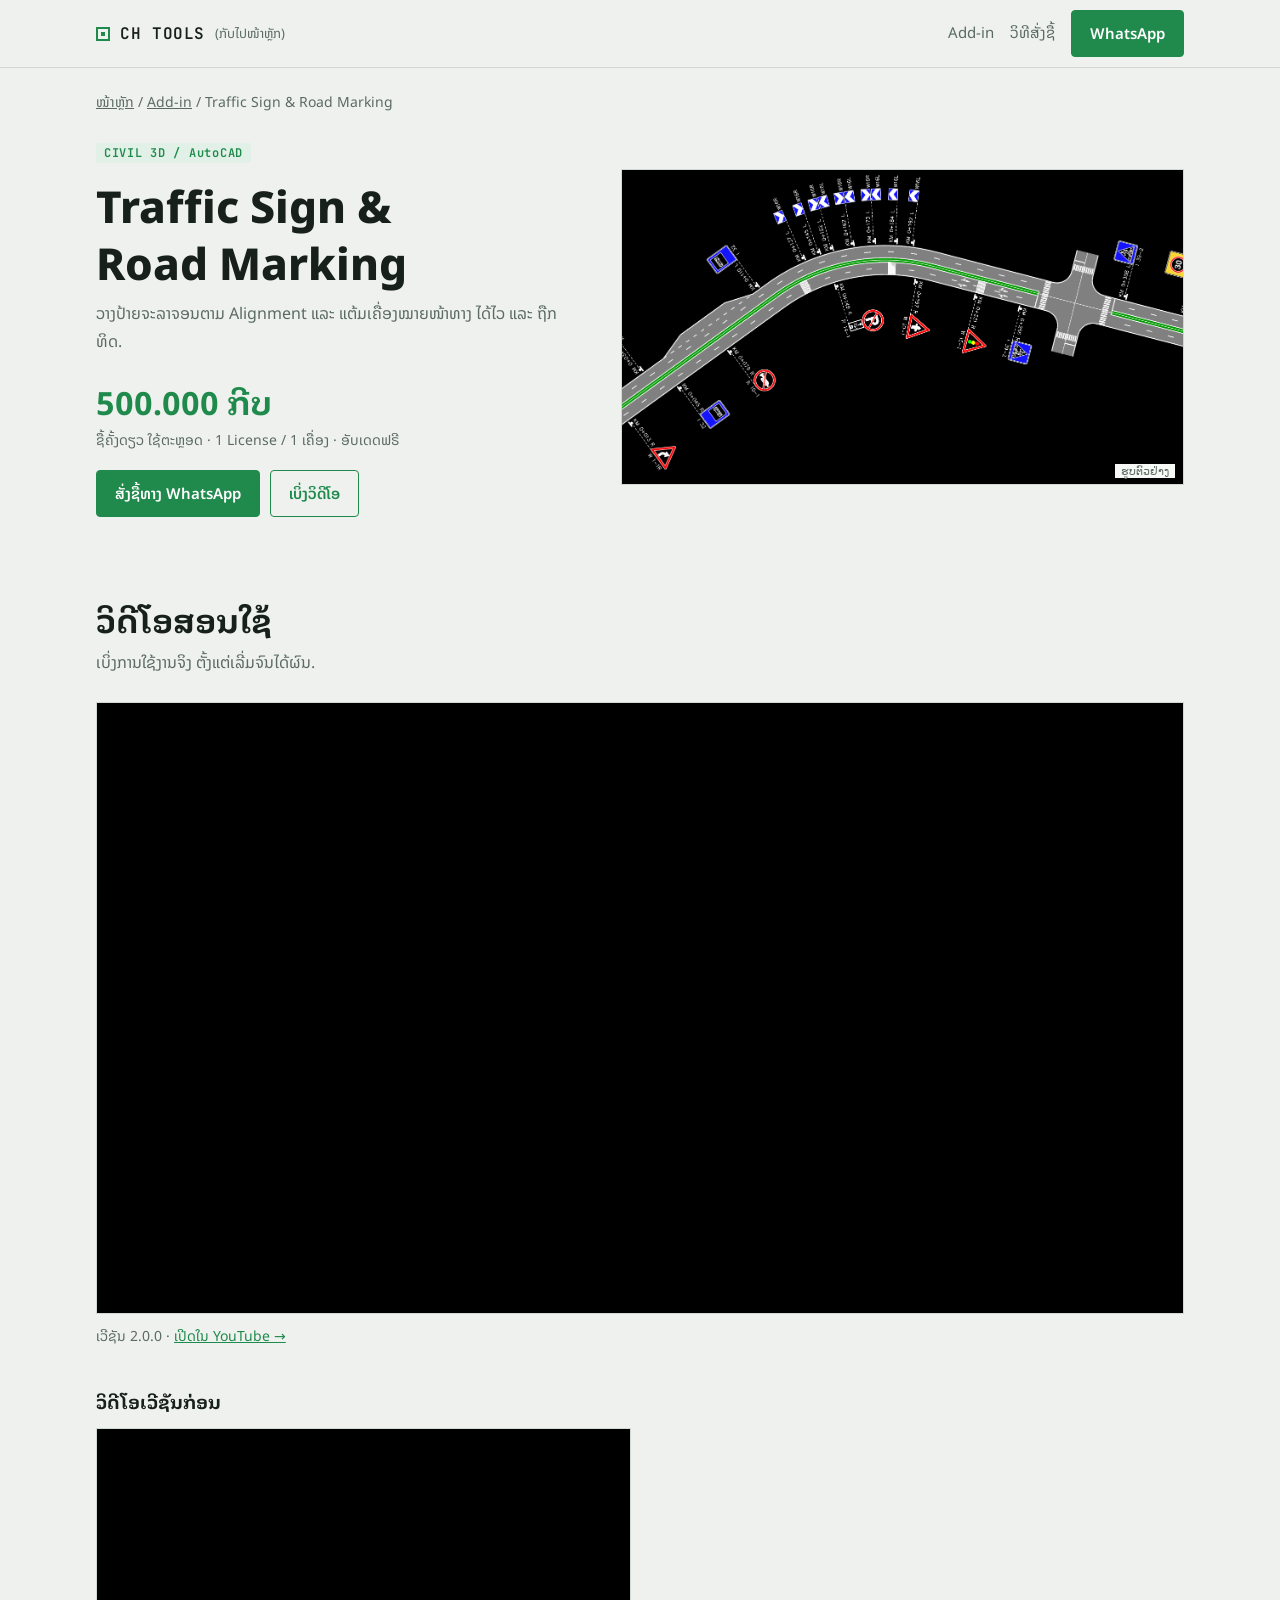
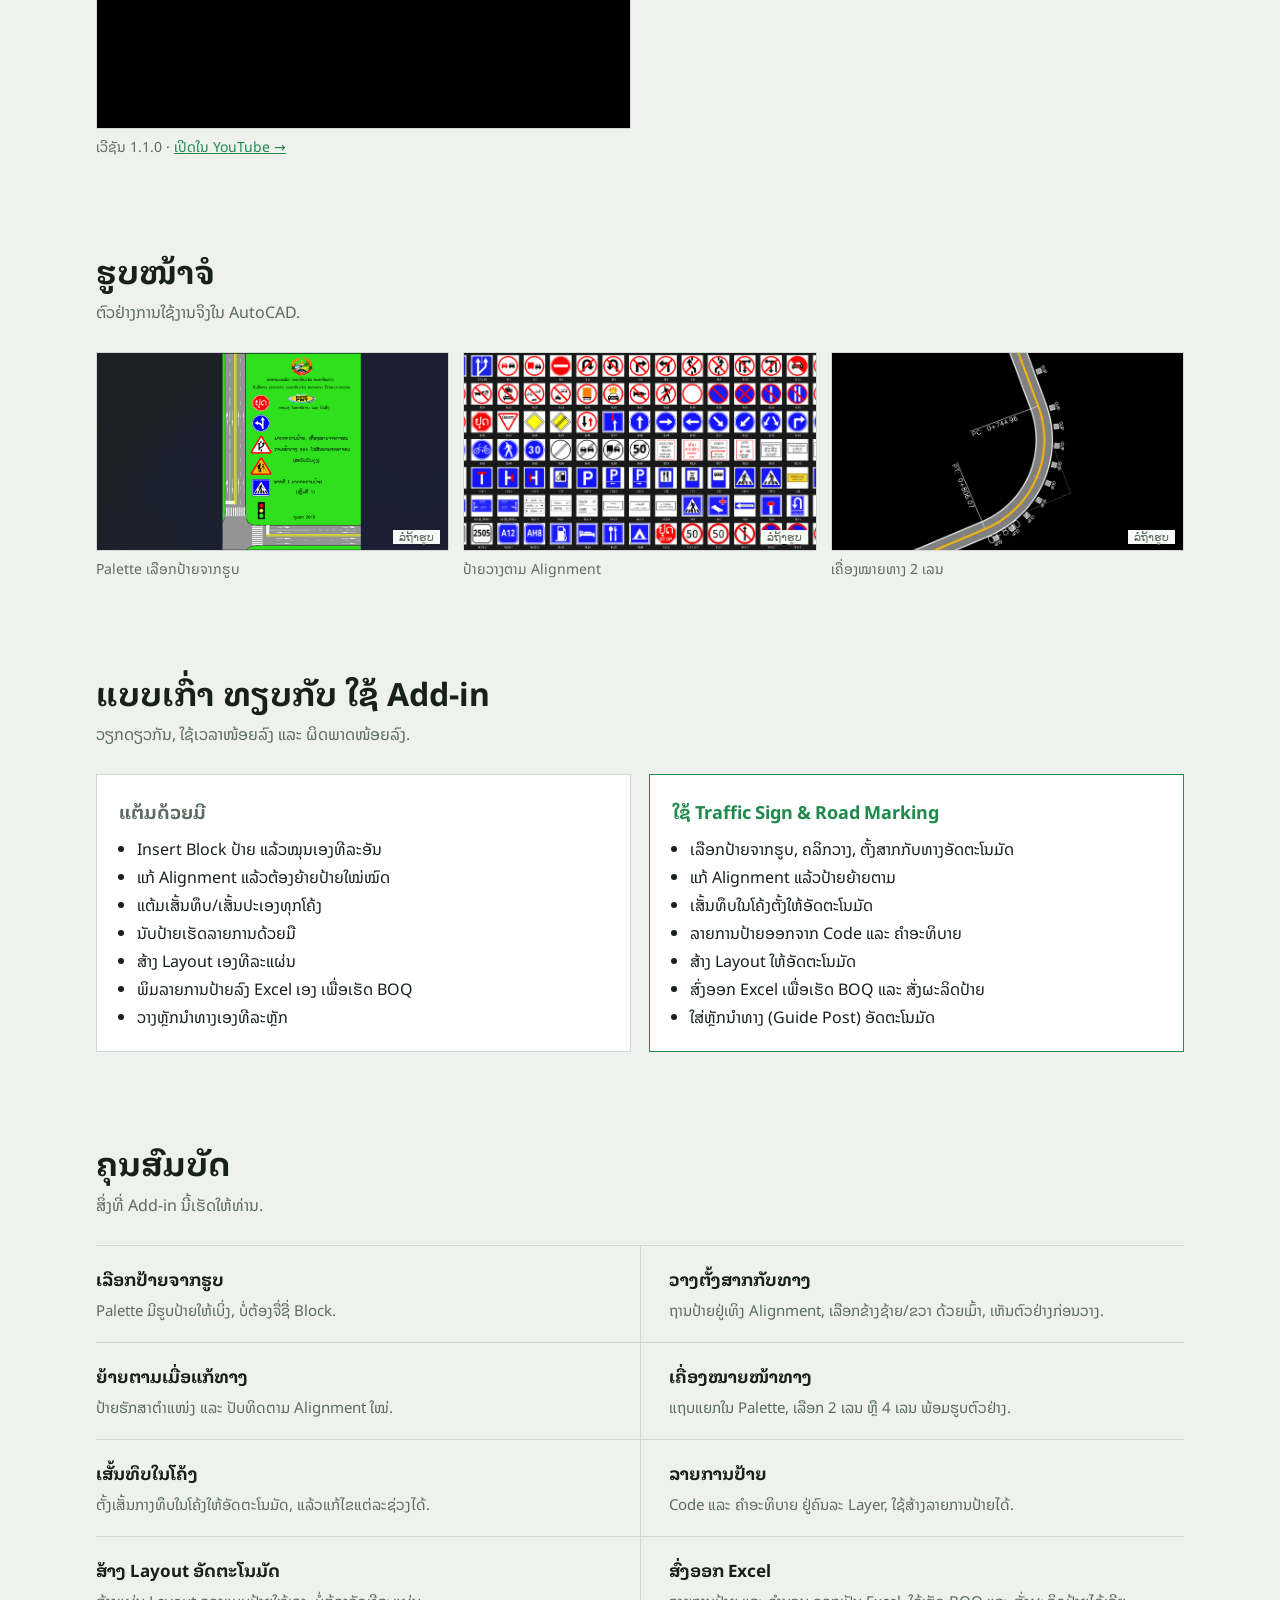
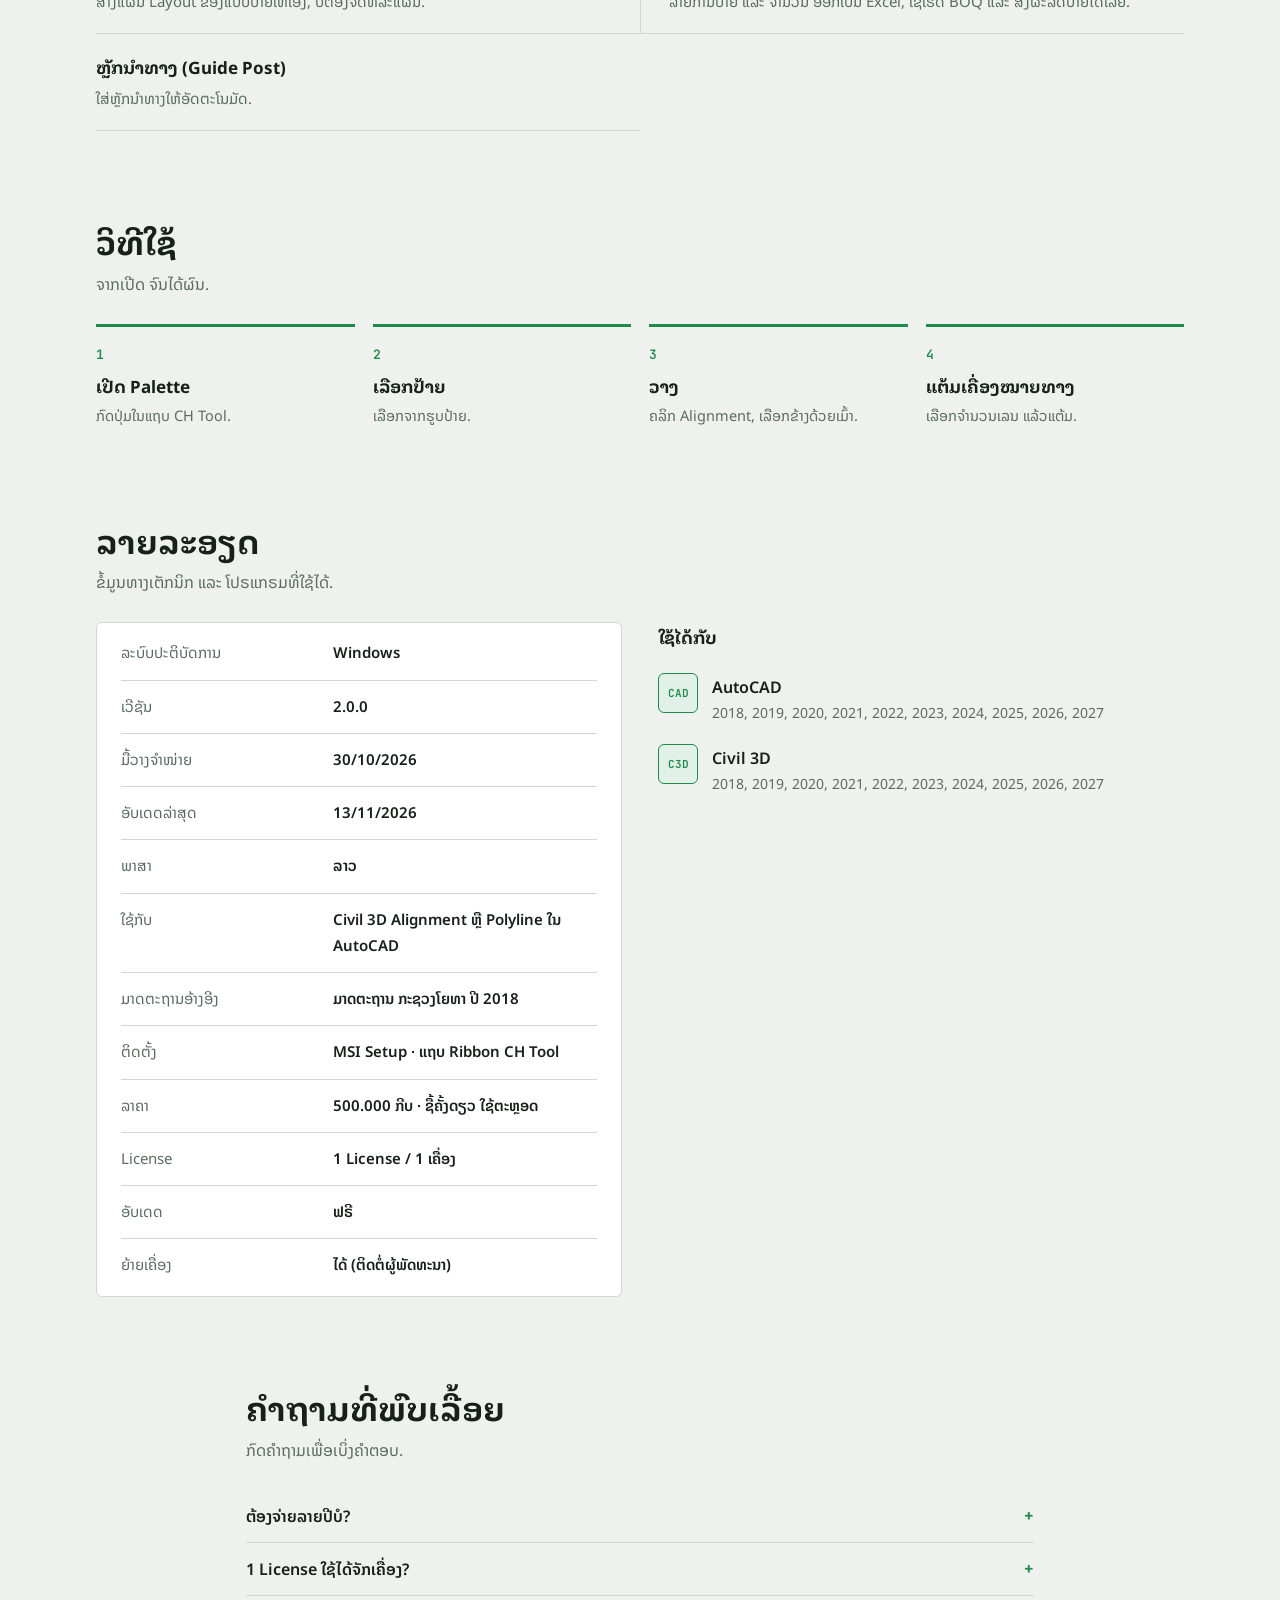
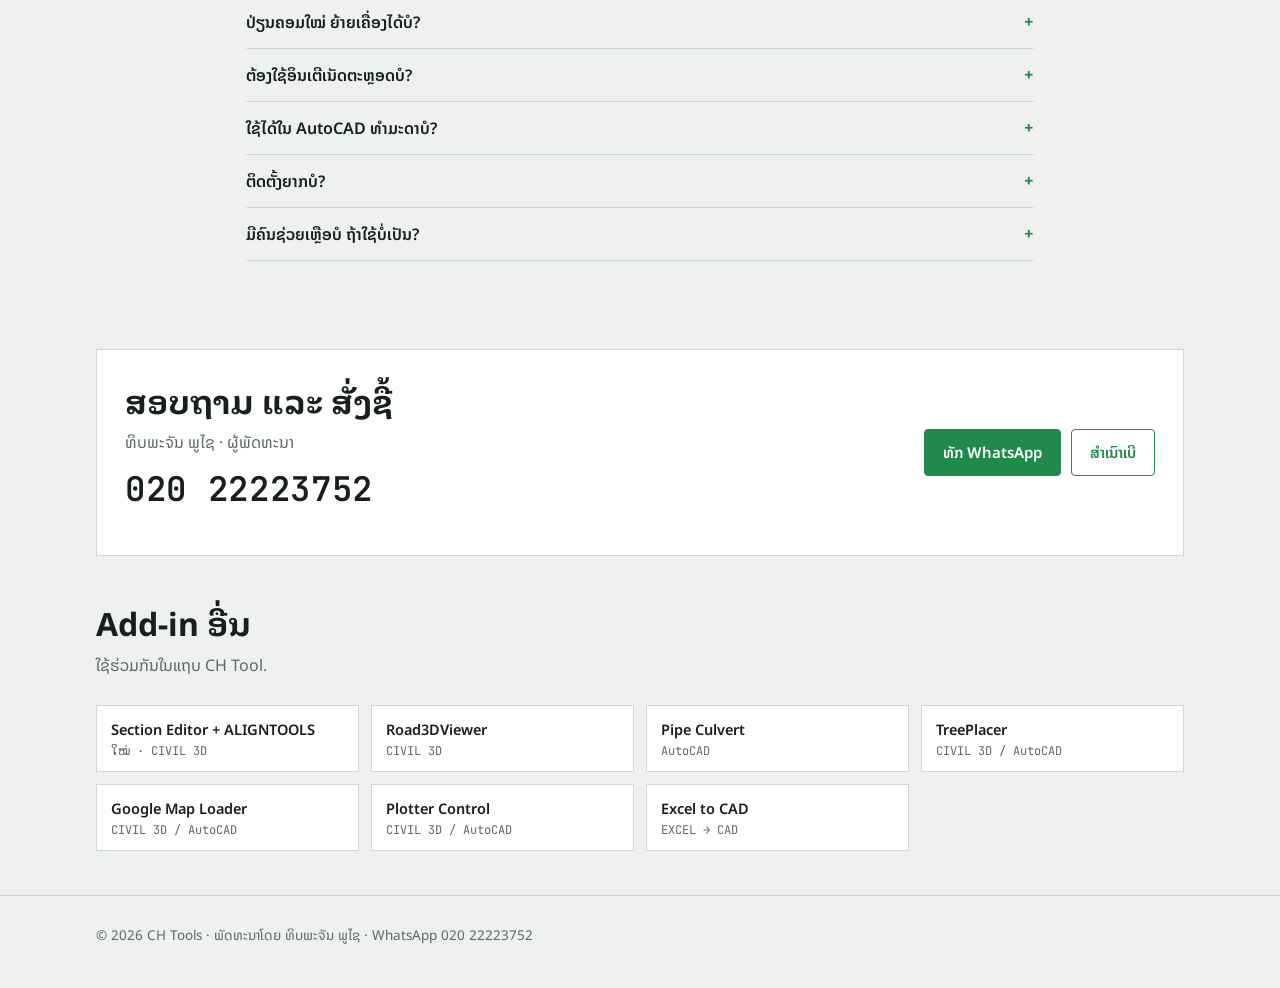
<file: traffic-sign.html>
<!doctype html>
<html lang="lo">
<head>
<meta charset="utf-8">
<meta name="viewport" content="width=device-width, initial-scale=1">
<title>Traffic Sign & Road Marking · CH Tools</title>
<meta name="description" content="ວາງປ້າຍຈະລາຈອນຕາມ Alignment ແລະ ແຕ້ມເຄື່ອງໝາຍໜ້າທາງ ໄດ້ໄວ ແລະ ຖືກທິດ.">
<link rel="preconnect" href="https://fonts.googleapis.com">
<link rel="preconnect" href="https://fonts.gstatic.com" crossorigin>
<link rel="stylesheet" href="https://fonts.googleapis.com/css2?family=Noto+Sans+Lao+Looped:wght@500;700;800&family=Noto+Sans+Lao:wght@400;500;600&family=JetBrains+Mono:wght@400;600&display=swap">
<link rel="stylesheet" href="style.css">
</head>
<body>
<header class="top"><div class="wrap">
  <a class="brand" href="index.html"><i></i>CH TOOLS <small>(ກັບໄປໜ້າຫຼັກ)</small></a>
  <nav class="nav">
    <a class="link" href="index.html#products">Add-in</a>
    <a class="link" href="index.html#order">ວິທີສັ່ງຊື້</a>
    <a class="btn solid" href="https://wa.me/8562022223752" target="_blank" rel="noopener">WhatsApp</a>
  </nav>
</div></header>
<main>

<div class="wrap">
  <div class="crumb"><a href="index.html">ໜ້າຫຼັກ</a> / <a href="index.html#products">Add-in</a> / Traffic Sign &amp; Road Marking</div>
  <div class="phero">
    <div>
      <span class="tag ">CIVIL 3D / AutoCAD</span>
      <h1>Traffic Sign &amp; Road Marking</h1>
      <p>ວາງປ້າຍຈະລາຈອນຕາມ Alignment ແລະ ແຕ້ມເຄື່ອງໝາຍໜ້າທາງ ໄດ້ໄວ ແລະ ຖືກທິດ.</p>
      <div class="price"><b>500.000 ກີບ</b><span>ຊື້ຄັ້ງດຽວ ໃຊ້ຕະຫຼອດ · 1 License / 1 ເຄື່ອງ · ອັບເດດຟຣີ</span></div>
      <div class="cta">
        <a class="btn solid" href="https://wa.me/8562022223752" target="_blank" rel="noopener">ສັ່ງຊື້ທາງ WhatsApp</a>
        <a class="btn ghost" href="#video">ເບິ່ງວິດີໂອ</a>
      </div>
    </div>
    <div class="fig"><svg viewBox="0 0 480 270" aria-hidden="true">
<path class="s" d="M20 240 C120 140 220 90 300 100 S430 170 470 210"/>
<path class="d" d="M20 260 C120 160 220 110 300 120 S430 190 470 230"/>
<path class="s" d="M20 280 C120 180 220 130 300 140 S430 210 470 250"/>
<g transform="translate(70 200) rotate(-20)"><line class="s2" x1="0" y1="0" x2="0" y2="-30"/><circle class="s" cx="0" cy="-40" r="10"/></g><g transform="translate(150 150) rotate(-32)"><line class="s2" x1="0" y1="0" x2="0" y2="-30"/><circle class="s" cx="0" cy="-40" r="10"/></g><g transform="translate(240 120) rotate(-8)"><line class="s2" x1="0" y1="0" x2="0" y2="-30"/><circle class="s" cx="0" cy="-40" r="10"/></g><g transform="translate(330 128) rotate(12)"><line class="s2" x1="0" y1="0" x2="0" y2="-30"/><circle class="s" cx="0" cy="-40" r="10"/></g><g transform="translate(410 160) rotate(30)"><line class="s2" x1="0" y1="0" x2="0" y2="-30"/><circle class="s" cx="0" cy="-40" r="10"/></g>
<text x="24" y="40">STA 0+000 → 0+850</text>
</svg><img src="img-traffic-sign-main.png" alt="" loading="lazy" onerror="imgNext(this)"><span class="cap">ຮູບຕົວຢ່າງ</span></div>
  </div>
</div>

<section id="video"><div class="wrap">
  <h2>ວິດີໂອສອນໃຊ້</h2>
  <p class="lead">ເບິ່ງການໃຊ້ງານຈິງ ຕັ້ງແຕ່ເລີ່ມຈົນໄດ້ຜົນ.</p>
  <div class="yt"><iframe src="https://www.youtube-nocookie.com/embed/HcABPghOHH0?rel=0" title="Traffic Sign &amp; Road Marking" loading="lazy" allow="accelerometer; clipboard-write; encrypted-media; gyroscope; picture-in-picture; web-share" referrerpolicy="strict-origin-when-cross-origin" allowfullscreen></iframe></div>
  <p class="ytlink">ເວີຊັນ 2.0.0 · <a href="https://www.youtube.com/watch?v=HcABPghOHH0" target="_blank" rel="noopener">ເປີດໃນ YouTube →</a></p>
  <h3 class="oldh">ວິດີໂອເວີຊັນກ່ອນ</h3><div class="oldv"><figure><div class="yt"><iframe src="https://www.youtube-nocookie.com/embed/xSbuv2W-0Kg?rel=0" title="Traffic Sign &amp; Road Marking ເວີຊັນ 1.1.0" loading="lazy" allow="accelerometer; clipboard-write; encrypted-media; gyroscope; picture-in-picture; web-share" referrerpolicy="strict-origin-when-cross-origin" allowfullscreen></iframe></div><figcaption>ເວີຊັນ 1.1.0 · <a href="https://www.youtube.com/watch?v=xSbuv2W-0Kg" target="_blank" rel="noopener">ເປີດໃນ YouTube →</a></figcaption></figure></div>
</div></section>
<section><div class="wrap">
  <h2>ຮູບໜ້າຈໍ</h2>
  <p class="lead">ຕົວຢ່າງການໃຊ້ງານຈິງໃນ AutoCAD.</p>
  <div class="shots"><figure><div class="fig"><svg viewBox="0 0 480 270" aria-hidden="true">
<rect class="d" x="16" y="16" width="448" height="238"/>
<line class="d" x1="16" y1="16" x2="464" y2="254"/><line class="d" x1="464" y1="16" x2="16" y2="254"/>
<text x="196" y="140">ຮູບທີ 1</text>
</svg><img src="img-traffic-sign-1.png" alt="" loading="lazy" onerror="imgNext(this)"><span class="cap">ລໍຖ້າຮູບ</span></div><figcaption>Palette ເລືອກປ້າຍຈາກຮູບ</figcaption></figure><figure><div class="fig"><svg viewBox="0 0 480 270" aria-hidden="true">
<rect class="d" x="16" y="16" width="448" height="238"/>
<line class="d" x1="16" y1="16" x2="464" y2="254"/><line class="d" x1="464" y1="16" x2="16" y2="254"/>
<text x="196" y="140">ຮູບທີ 2</text>
</svg><img src="img-traffic-sign-2.png" alt="" loading="lazy" onerror="imgNext(this)"><span class="cap">ລໍຖ້າຮູບ</span></div><figcaption>ປ້າຍວາງຕາມ Alignment</figcaption></figure><figure><div class="fig"><svg viewBox="0 0 480 270" aria-hidden="true">
<rect class="d" x="16" y="16" width="448" height="238"/>
<line class="d" x1="16" y1="16" x2="464" y2="254"/><line class="d" x1="464" y1="16" x2="16" y2="254"/>
<text x="196" y="140">ຮູບທີ 3</text>
</svg><img src="img-traffic-sign-3.png" alt="" loading="lazy" onerror="imgNext(this)"><span class="cap">ລໍຖ້າຮູບ</span></div><figcaption>ເຄື່ອງໝາຍທາງ 2 ເລນ</figcaption></figure></div>
</div></section>

<section><div class="wrap">
  <h2>ແບບເກົ່າ ທຽບກັບ ໃຊ້ Add-in</h2>
  <p class="lead">ວຽກດຽວກັນ, ໃຊ້ເວລາໜ້ອຍລົງ ແລະ ຜິດພາດໜ້ອຍລົງ.</p>
  <div class="vs">
    <div class="old"><h3>ແຕ້ມດ້ວຍມື</h3><ul><li>Insert Block ປ້າຍ ແລ້ວໝຸນເອງທີລະອັນ</li><li>ແກ້ Alignment ແລ້ວຕ້ອງຍ້າຍປ້າຍໃໝ່ໝົດ</li><li>ແຕ້ມເສັ້ນທຶບ/ເສັ້ນປະເອງທຸກໂຄ້ງ</li><li>ນັບປ້າຍເຮັດລາຍການດ້ວຍມື</li><li>ສ້າງ Layout ເອງທີລະແຜ່ນ</li><li>ພິມລາຍການປ້າຍລົງ Excel ເອງ ເພື່ອເຮັດ BOQ</li><li>ວາງຫຼັກນຳທາງເອງທີລະຫຼັກ</li></ul></div>
    <div class="new"><h3>ໃຊ້ Traffic Sign &amp; Road Marking</h3><ul><li>ເລືອກປ້າຍຈາກຮູບ, ຄລິກວາງ, ຕັ້ງສາກກັບທາງອັດຕະໂນມັດ</li><li>ແກ້ Alignment ແລ້ວປ້າຍຍ້າຍຕາມ</li><li>ເສັ້ນທຶບໃນໂຄ້ງຕັ້ງໃຫ້ອັດຕະໂນມັດ</li><li>ລາຍການປ້າຍອອກຈາກ Code ແລະ ຄຳອະທິບາຍ</li><li>ສ້າງ Layout ໃຫ້ອັດຕະໂນມັດ</li><li>ສົ່ງອອກ Excel ເພື່ອເຮັດ BOQ ແລະ ສັ່ງຜະລິດປ້າຍ</li><li>ໃສ່ຫຼັກນຳທາງ (Guide Post) ອັດຕະໂນມັດ</li></ul></div>
  </div>
</div></section>

<section id="features"><div class="wrap">
  <h2>ຄຸນສົມບັດ</h2>
  <p class="lead">ສິ່ງທີ່ Add-in ນີ້ເຮັດໃຫ້ທ່ານ.</p>
  <div class="feats"><div class="feat"><h4>ເລືອກປ້າຍຈາກຮູບ</h4><p>Palette ມີຮູບປ້າຍໃຫ້ເບິ່ງ, ບໍ່ຕ້ອງຈື່ຊື່ Block.</p></div><div class="feat"><h4>ວາງຕັ້ງສາກກັບທາງ</h4><p>ຖານປ້າຍຢູ່ເທິງ Alignment, ເລືອກຂ້າງຊ້າຍ/ຂວາ ດ້ວຍເມົ້າ, ເຫັນຕົວຢ່າງກ່ອນວາງ.</p></div><div class="feat"><h4>ຍ້າຍຕາມເມື່ອແກ້ທາງ</h4><p>ປ້າຍຮັກສາຕຳແໜ່ງ ແລະ ປັບທິດຕາມ Alignment ໃໝ່.</p></div><div class="feat"><h4>ເຄື່ອງໝາຍໜ້າທາງ</h4><p>ແຖບແຍກໃນ Palette, ເລືອກ 2 ເລນ ຫຼື 4 ເລນ ພ້ອມຮູບຕົວຢ່າງ.</p></div><div class="feat"><h4>ເສັ້ນທຶບໃນໂຄ້ງ</h4><p>ຕັ້ງເສັ້ນກາງທຶບໃນໂຄ້ງໃຫ້ອັດຕະໂນມັດ, ແລ້ວແກ້ໄຂແຕ່ລະຊ່ວງໄດ້.</p></div><div class="feat"><h4>ລາຍການປ້າຍ</h4><p>Code ແລະ ຄຳອະທິບາຍ ຢູ່ຄົນລະ Layer, ໃຊ້ສ້າງລາຍການປ້າຍໄດ້.</p></div><div class="feat"><h4>ສ້າງ Layout ອັດຕະໂນມັດ</h4><p>ສ້າງແຜ່ນ Layout ຂອງແບບປ້າຍໃຫ້ເອງ, ບໍ່ຕ້ອງຈັດທີລະແຜ່ນ.</p></div><div class="feat"><h4>ສົ່ງອອກ Excel</h4><p>ລາຍການປ້າຍ ແລະ ຈຳນວນ ອອກເປັນ Excel, ໃຊ້ເຮັດ BOQ ແລະ ສັ່ງຜະລິດປ້າຍໄດ້ເລີຍ.</p></div><div class="feat"><h4>ຫຼັກນຳທາງ (Guide Post)</h4><p>ໃສ່ຫຼັກນຳທາງໃຫ້ອັດຕະໂນມັດ.</p></div></div>
</div></section>

<section><div class="wrap">
  <h2>ວິທີໃຊ້</h2>
  <p class="lead">ຈາກເປີດ ຈົນໄດ້ຜົນ.</p>
  <div class="steps"><div class="step"><h4>ເປີດ Palette</h4><p>ກົດປຸ່ມໃນແຖບ CH Tool.</p></div><div class="step"><h4>ເລືອກປ້າຍ</h4><p>ເລືອກຈາກຮູບປ້າຍ.</p></div><div class="step"><h4>ວາງ</h4><p>ຄລິກ Alignment, ເລືອກຂ້າງດ້ວຍເມົ້າ.</p></div><div class="step"><h4>ແຕ້ມເຄື່ອງໝາຍທາງ</h4><p>ເລືອກຈຳນວນເລນ ແລ້ວແຕ້ມ.</p></div></div>
</div></section>

<section id="details"><div class="wrap">
  <h2>ລາຍລະອຽດ</h2>
  <p class="lead">ຂໍ້ມູນທາງເຕັກນິກ ແລະ ໂປຣແກຣມທີ່ໃຊ້ໄດ້.</p>
  <div class="details">
    <div class="dcard"><div class="drow"><span>ລະບົບປະຕິບັດການ</span><b>Windows</b></div><div class="drow"><span>ເວີຊັນ</span><b>2.0.0</b></div><div class="drow"><span>ມື້ວາງຈຳໜ່າຍ</span><b>30/10/2026</b></div><div class="drow"><span>ອັບເດດລ່າສຸດ</span><b>13/11/2026</b></div><div class="drow"><span>ພາສາ</span><b>ລາວ</b></div><div class="drow"><span>ໃຊ້ກັບ</span><b>Civil 3D Alignment ຫຼື Polyline ໃນ AutoCAD</b></div><div class="drow"><span>ມາດຕະຖານອ້າງອີງ</span><b>ມາດຕະຖານ ກະຊວງໂຍທາ ປີ 2018</b></div><div class="drow"><span>ຕິດຕັ້ງ</span><b>MSI Setup · ແຖບ Ribbon CH Tool</b></div><div class="drow"><span>ລາຄາ</span><b>500.000 ກີບ · ຊື້ຄັ້ງດຽວ ໃຊ້ຕະຫຼອດ</b></div><div class="drow"><span>License</span><b>1 License / 1 ເຄື່ອງ</b></div><div class="drow"><span>ອັບເດດ</span><b>ຟຣີ</b></div><div class="drow"><span>ຍ້າຍເຄື່ອງ</span><b>ໄດ້ (ຕິດຕໍ່ຜູ້ພັດທະນາ)</b></div></div>
    <div class="compat"><h3>ໃຊ້ໄດ້ກັບ</h3><div class="comp"><i>CAD</i><div><b>AutoCAD</b><span>2018, 2019, 2020, 2021, 2022, 2023, 2024, 2025, 2026, 2027</span></div></div><div class="comp"><i>C3D</i><div><b>Civil 3D</b><span>2018, 2019, 2020, 2021, 2022, 2023, 2024, 2025, 2026, 2027</span></div></div></div>
  </div>
</div></section>

<section><div class="wrap faq" style="max-width:820px;margin-left:auto;margin-right:auto">
  <h2>ຄຳຖາມທີ່ພົບເລື້ອຍ</h2><p class="lead">ກົດຄຳຖາມເພື່ອເບິ່ງຄຳຕອບ.</p><details><summary>ຕ້ອງຈ່າຍລາຍປີບໍ?</summary><p>ບໍ່ຕ້ອງ. ຊື້ຄັ້ງດຽວ ໃຊ້ຕະຫຼອດ, ແລະ ໄດ້ອັບເດດຟຣີ.</p></details><details><summary>1 License ໃຊ້ໄດ້ຈັກເຄື່ອງ?</summary><p>1 License ໃຊ້ໄດ້ 1 ເຄື່ອງ.</p></details><details><summary>ປ່ຽນຄອມໃໝ່ ຍ້າຍເຄື່ອງໄດ້ບໍ?</summary><p>ໄດ້. ຕິດຕໍ່ຜູ້ພັດທະນາທາງ WhatsApp ເພື່ອຍ້າຍ License ໄປເຄື່ອງໃໝ່.</p></details><details><summary>ຕ້ອງໃຊ້ອິນເຕີເນັດຕະຫຼອດບໍ?</summary><p>ບໍ່ຕ້ອງ. ຕໍ່ອິນເຕີເນັດພຽງຄັ້ງດຽວຕອນເປີດໃຊ້ License, ຫຼັງຈາກນັ້ນໃຊ້ອອບລາຍໄດ້.</p></details><details><summary>ໃຊ້ໄດ້ໃນ AutoCAD ທຳມະດາບໍ?</summary><p>ໄດ້. ໃຊ້ Polyline ແທນ Alignment.</p></details><details><summary>ຕິດຕັ້ງຍາກບໍ?</summary><p>ບໍ່ຍາກ. ໃຊ້ໄຟລ໌ Setup (MSI) ຄລິກດຽວ, ແລ້ວເປີດ AutoCAD ໃໝ່.</p></details><details><summary>ມີຄົນຊ່ວຍເຫຼືອບໍ ຖ້າໃຊ້ບໍ່ເປັນ?</summary><p>ມີ. ທັກ WhatsApp ສົ່ງຮູບໜ້າຈໍມາ, ຜູ້ພັດທະນາຕອບເອງ.</p></details>
</div></section>
<section id="contact"><div class="wrap">
  <div class="contact">
    <div>
      <h2>ສອບຖາມ ແລະ ສັ່ງຊື້</h2>
      <p class="lead" style="margin-bottom:10px">ທິບພະຈັນ ພູໄຊ · ຜູ້ພັດທະນາ</p>
      <div class="phone" id="ph">020 22223752</div>
      <div class="note" id="note" aria-live="polite"></div>
    </div>
    <div class="cta">
      <a class="btn solid" href="https://wa.me/8562022223752" target="_blank" rel="noopener">ທັກ WhatsApp</a>
      <button class="btn ghost" id="copy" type="button">ສຳເນົາເບີ</button>
    </div>
  </div>
</div></section>

<section style="padding-top:0"><div class="wrap">
  <h2>Add-in ອື່ນ</h2>
  <p class="lead">ໃຊ້ຮ່ວມກັນໃນແຖບ CH Tool.</p>
  <div class="others"><a href="section-editor.html">Section Editor + ALIGNTOOLS<span>ໃໝ່ · CIVIL 3D</span></a><a href="road3d-viewer.html">Road3DViewer<span>CIVIL 3D</span></a><a href="pipe-culvert.html">Pipe Culvert<span>AutoCAD</span></a><a href="tree-placer.html">TreePlacer<span>CIVIL 3D / AutoCAD</span></a><a href="map-loader.html">Google Map Loader<span>CIVIL 3D / AutoCAD</span></a><a href="plotter.html">Plotter Control<span>CIVIL 3D / AutoCAD</span></a><a href="excel-to-cad.html">Excel to CAD<span>EXCEL → CAD</span></a></div>
</div></section>
</main>
<footer><div class="wrap">© 2026 CH Tools · ພັດທະນາໂດຍ ທິບພະຈັນ ພູໄຊ · WhatsApp 020 22223752</div></footer>
<script>
function imgNext(i){var e=['.png','.jpg','.jpeg','.PNG','.JPG','.JPEG'],s=i.getAttribute('src'),m=s.match(/\.[A-Za-z]+$/),k=m?e.indexOf(m[0]):-1;if(k>=0&&k<e.length-1){i.src=s.slice(0,-m[0].length)+e[k+1];}else{i.remove();}}
(function(){var b=document.getElementById('copy');if(!b)return;b.addEventListener('click',function(){
var n=document.getElementById('note'),t='020 22223752';
function sel(){var r=document.createRange();r.selectNodeContents(document.getElementById('ph'));var s=getSelection();s.removeAllRanges();s.addRange(r);n.textContent='ເລືອກເບີແລ້ວ, ກົດ Ctrl+C ເພື່ອສຳເນົາ';}
try{navigator.clipboard.writeText(t).then(function(){n.textContent='ສຳເນົາເບີແລ້ວ';},sel);}catch(e){sel();}
});})();
</script>
</body>
</html>
</file>
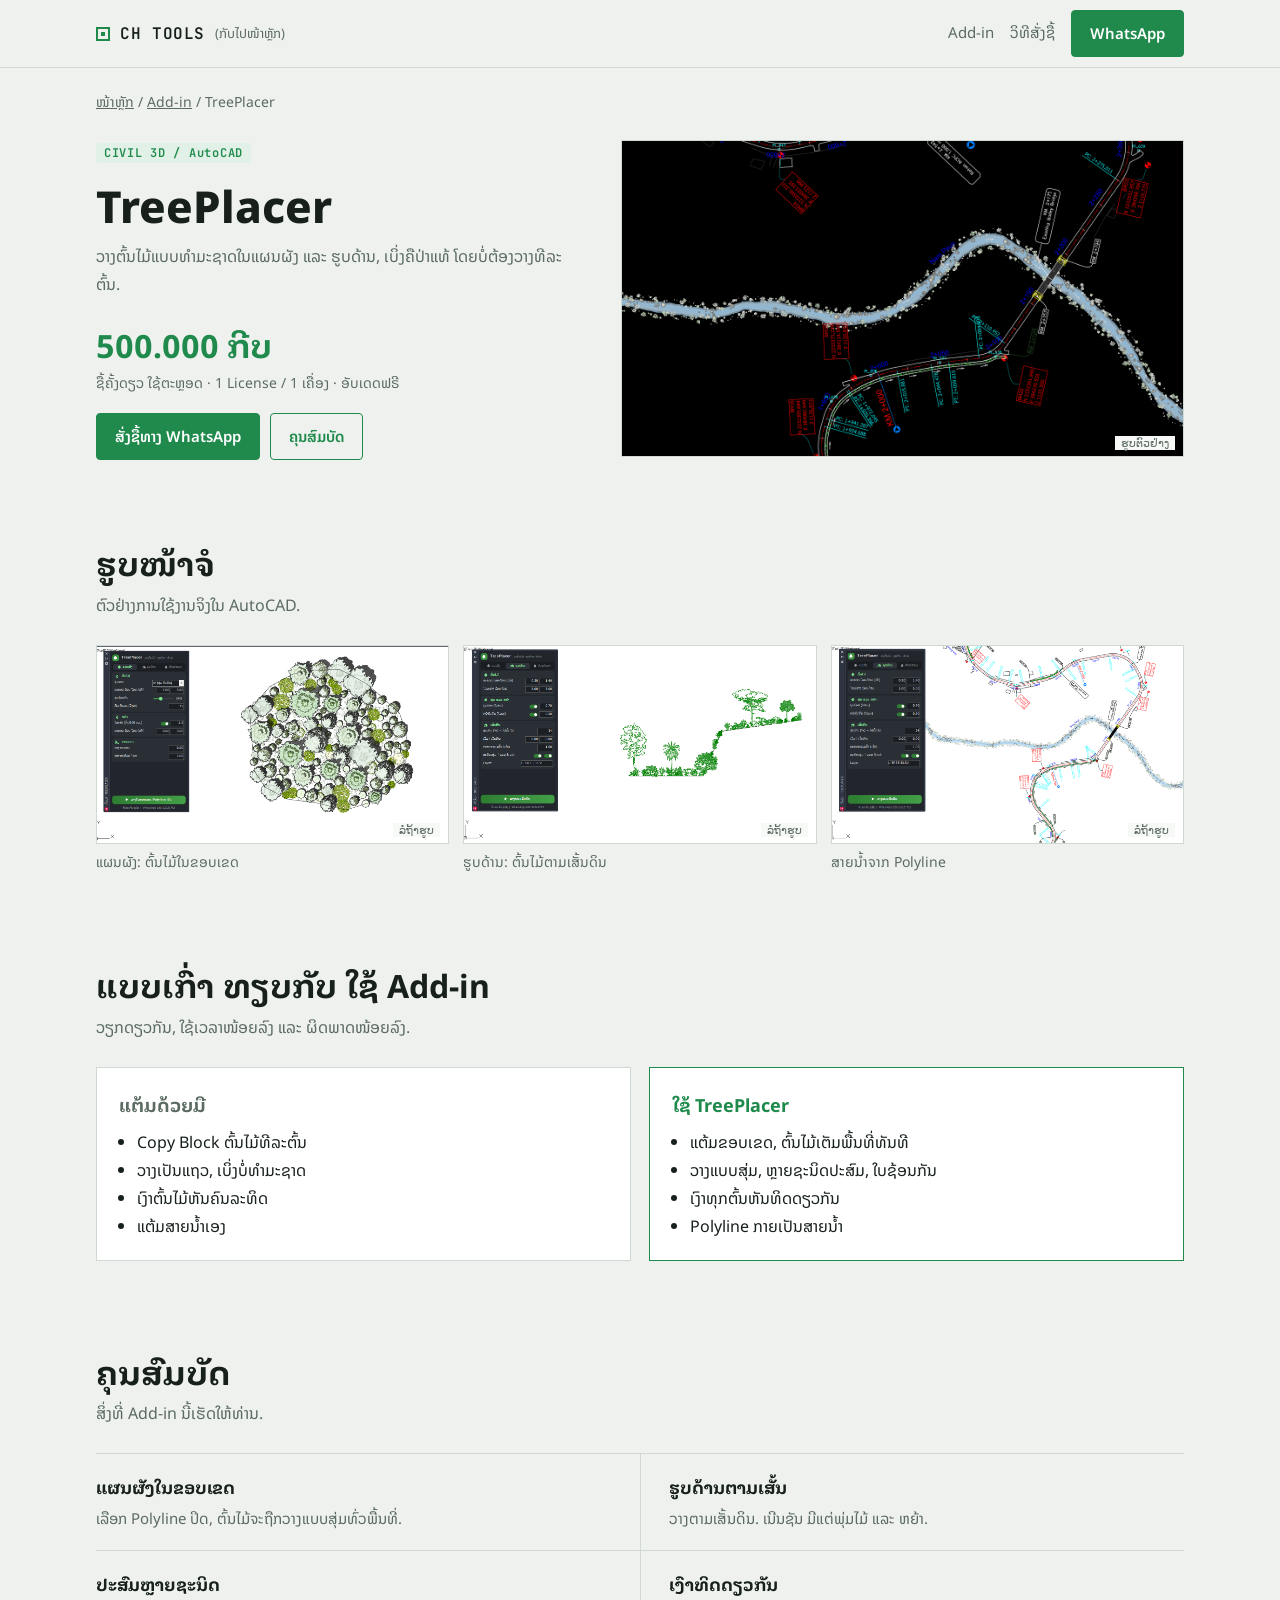
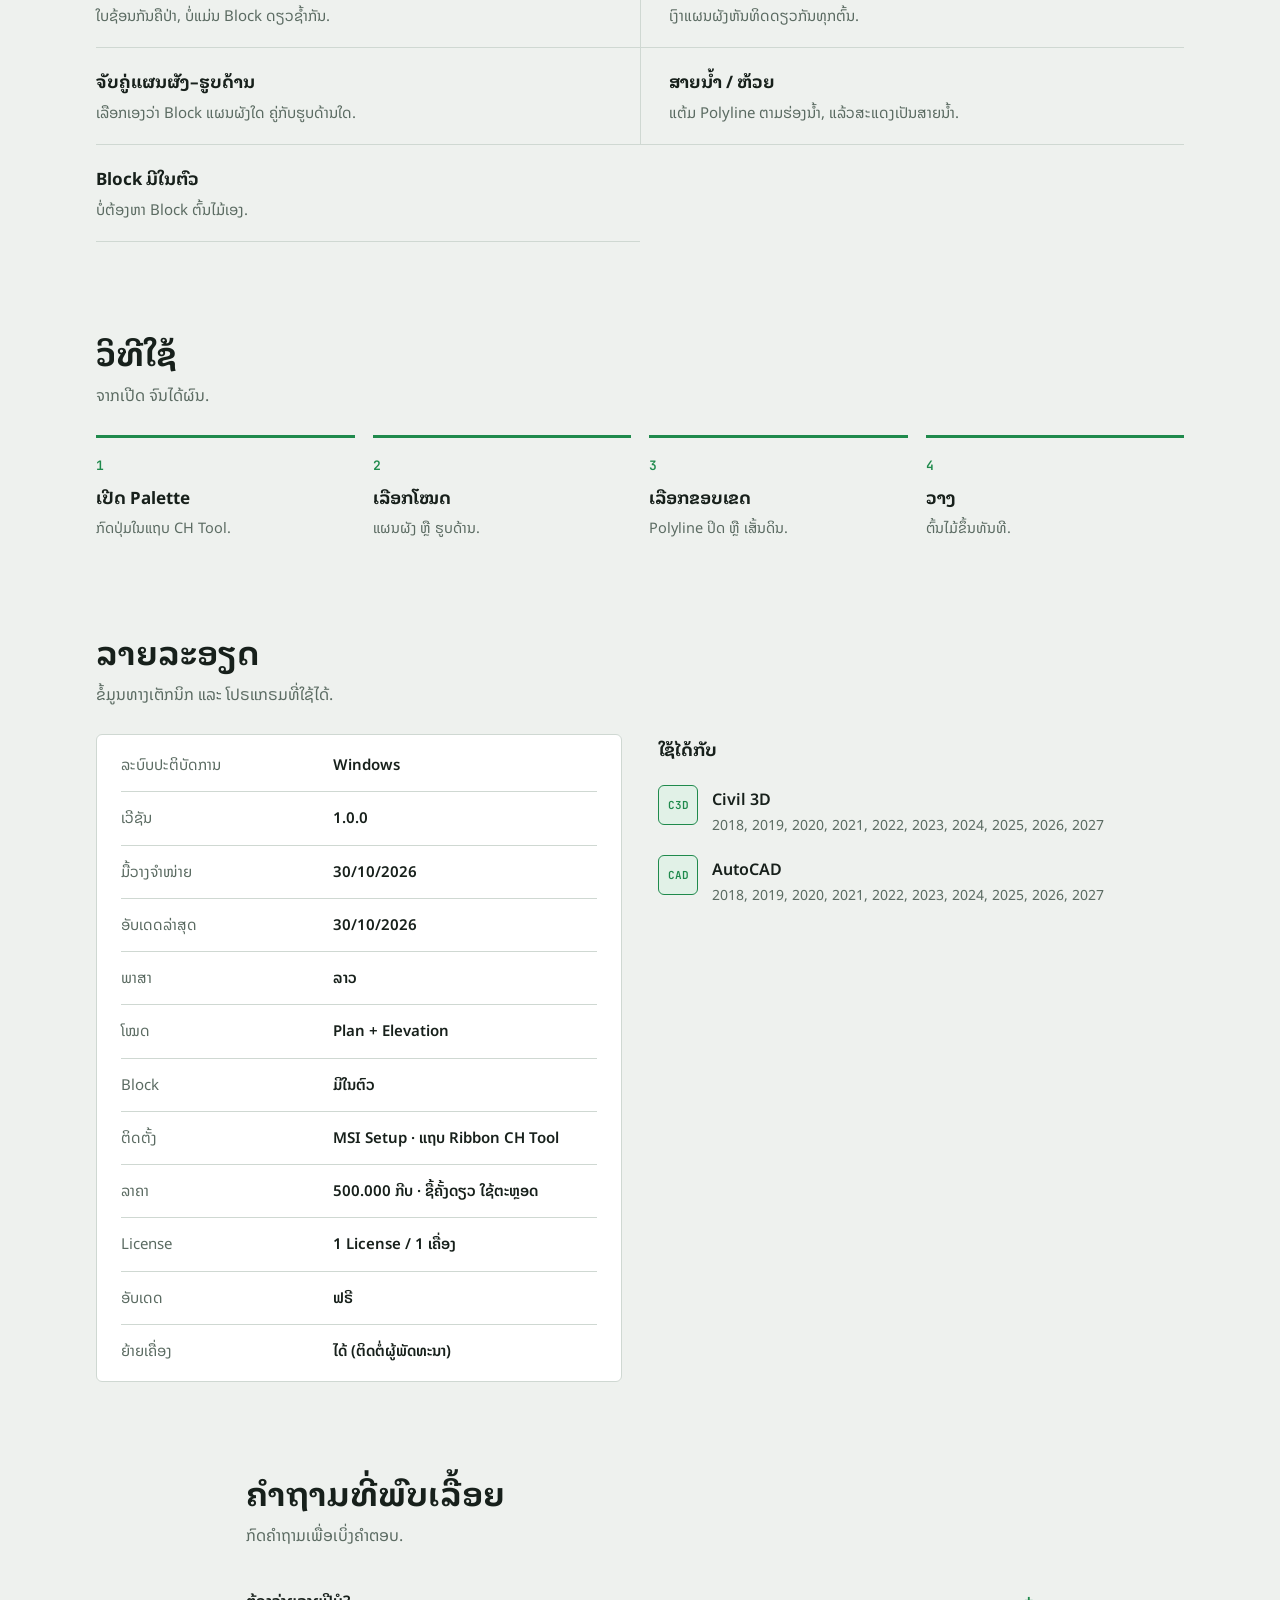
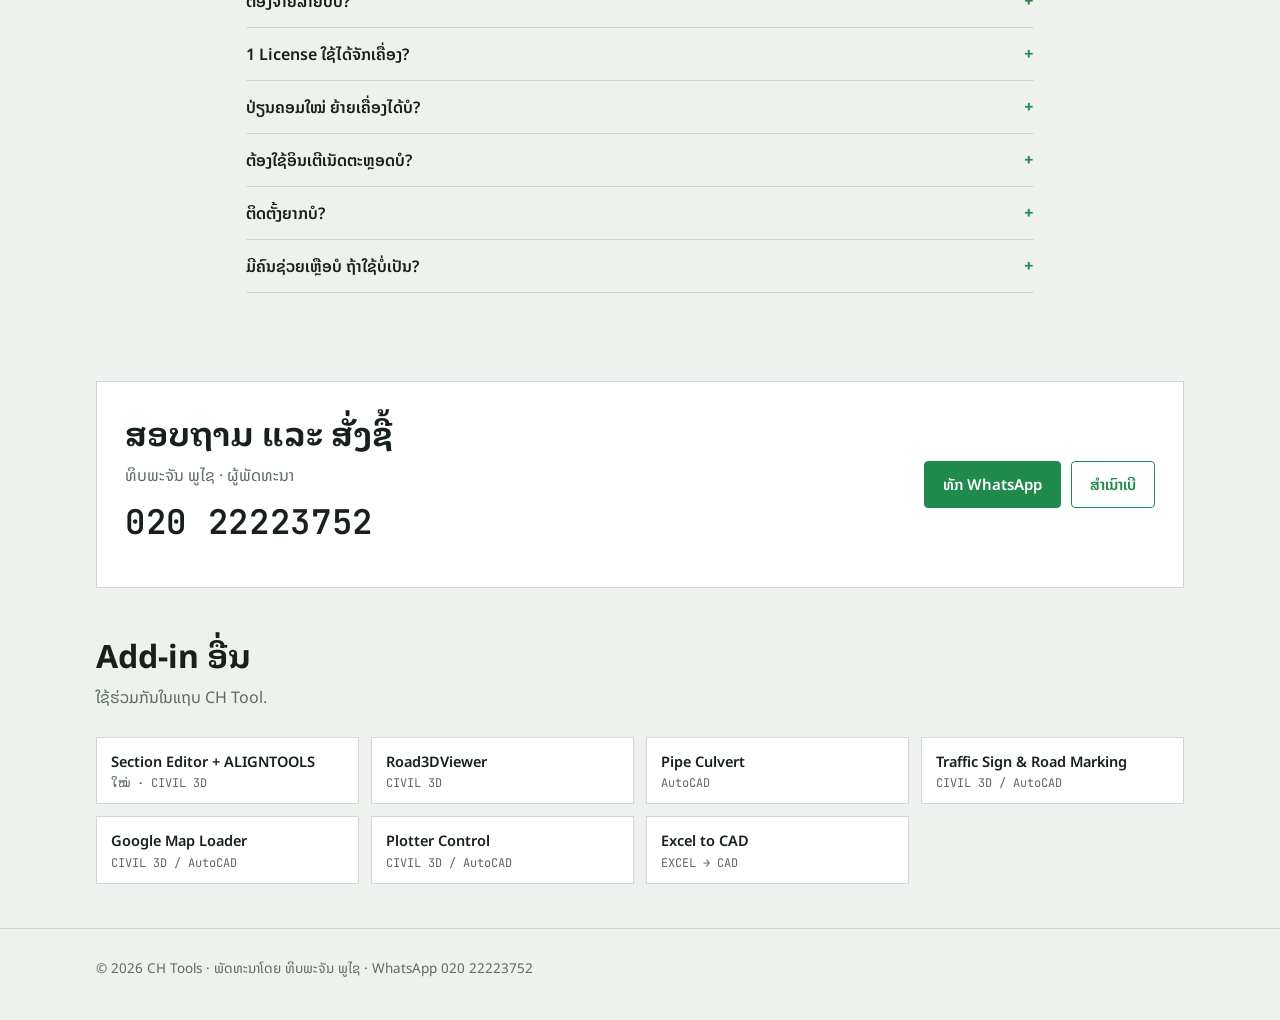
<file: tree-placer.html>
<!doctype html>
<html lang="lo">
<head>
<meta charset="utf-8">
<meta name="viewport" content="width=device-width, initial-scale=1">
<title>TreePlacer · CH Tools</title>
<meta name="description" content="ວາງຕົ້ນໄມ້ແບບທຳມະຊາດໃນແຜນຜັງ ແລະ ຮູບດ້ານ, ເບິ່ງຄືປ່າແທ້ ໂດຍບໍ່ຕ້ອງວາງທີລະຕົ້ນ.">
<link rel="preconnect" href="https://fonts.googleapis.com">
<link rel="preconnect" href="https://fonts.gstatic.com" crossorigin>
<link rel="stylesheet" href="https://fonts.googleapis.com/css2?family=Noto+Sans+Lao+Looped:wght@500;700;800&family=Noto+Sans+Lao:wght@400;500;600&family=JetBrains+Mono:wght@400;600&display=swap">
<link rel="stylesheet" href="style.css">
</head>
<body>
<header class="top"><div class="wrap">
  <a class="brand" href="index.html"><i></i>CH TOOLS <small>(ກັບໄປໜ້າຫຼັກ)</small></a>
  <nav class="nav">
    <a class="link" href="index.html#products">Add-in</a>
    <a class="link" href="index.html#order">ວິທີສັ່ງຊື້</a>
    <a class="btn solid" href="https://wa.me/8562022223752" target="_blank" rel="noopener">WhatsApp</a>
  </nav>
</div></header>
<main>

<div class="wrap">
  <div class="crumb"><a href="index.html">ໜ້າຫຼັກ</a> / <a href="index.html#products">Add-in</a> / TreePlacer</div>
  <div class="phero">
    <div>
      <span class="tag ">CIVIL 3D / AutoCAD</span>
      <h1>TreePlacer</h1>
      <p>ວາງຕົ້ນໄມ້ແບບທຳມະຊາດໃນແຜນຜັງ ແລະ ຮູບດ້ານ, ເບິ່ງຄືປ່າແທ້ ໂດຍບໍ່ຕ້ອງວາງທີລະຕົ້ນ.</p>
      <div class="price"><b>500.000 ກີບ</b><span>ຊື້ຄັ້ງດຽວ ໃຊ້ຕະຫຼອດ · 1 License / 1 ເຄື່ອງ · ອັບເດດຟຣີ</span></div>
      <div class="cta">
        <a class="btn solid" href="https://wa.me/8562022223752" target="_blank" rel="noopener">ສັ່ງຊື້ທາງ WhatsApp</a>
        <a class="btn ghost" href="#features">ຄຸນສົມບັດ</a>
      </div>
    </div>
    <div class="fig"><svg viewBox="0 0 480 270" aria-hidden="true">
<path class="d" d="M50 60 L230 30 L430 70 L440 220 L250 245 L60 225 Z"/>
<circle class="f2" cx="184" cy="83" r="17"/><circle class="s" cx="180" cy="79" r="17"/><circle class="f2" cx="99" cy="145" r="14"/><circle class="s" cx="95" cy="141" r="14"/><circle class="f2" cx="94" cy="140" r="9"/><circle class="s" cx="90" cy="136" r="9"/><circle class="f2" cx="221" cy="70" r="10"/><circle class="s" cx="217" cy="66" r="10"/><circle class="f2" cx="218" cy="191" r="11"/><circle class="s" cx="214" cy="187" r="11"/><circle class="f2" cx="150" cy="159" r="21"/><circle class="s" cx="146" cy="155" r="21"/><circle class="f2" cx="270" cy="122" r="22"/><circle class="s" cx="266" cy="118" r="22"/><circle class="f2" cx="90" cy="196" r="13"/><circle class="s" cx="86" cy="192" r="13"/><circle class="f2" cx="123" cy="78" r="13"/><circle class="s" cx="119" cy="74" r="13"/><circle class="f2" cx="351" cy="88" r="17"/><circle class="s" cx="347" cy="84" r="17"/><circle class="f2" cx="291" cy="119" r="16"/><circle class="s" cx="287" cy="115" r="16"/><circle class="f2" cx="95" cy="69" r="12"/><circle class="s" cx="91" cy="65" r="12"/><circle class="f2" cx="305" cy="127" r="13"/><circle class="s" cx="301" cy="123" r="13"/><circle class="f2" cx="273" cy="132" r="13"/><circle class="s" cx="269" cy="128" r="13"/><circle class="f2" cx="344" cy="171" r="12"/><circle class="s" cx="340" cy="167" r="12"/><circle class="f2" cx="269" cy="143" r="20"/><circle class="s" cx="265" cy="139" r="20"/><circle class="f2" cx="322" cy="105" r="22"/><circle class="s" cx="318" cy="101" r="22"/><circle class="f2" cx="114" cy="126" r="19"/><circle class="s" cx="110" cy="122" r="19"/><circle class="f2" cx="126" cy="137" r="10"/><circle class="s" cx="122" cy="133" r="10"/><circle class="f2" cx="301" cy="181" r="16"/><circle class="s" cx="297" cy="177" r="16"/><circle class="f2" cx="372" cy="109" r="18"/><circle class="s" cx="368" cy="105" r="18"/><circle class="f2" cx="276" cy="152" r="15"/><circle class="s" cx="272" cy="148" r="15"/><circle class="f2" cx="360" cy="210" r="15"/><circle class="s" cx="356" cy="206" r="15"/><circle class="f2" cx="300" cy="69" r="18"/><circle class="s" cx="296" cy="65" r="18"/><circle class="f2" cx="294" cy="218" r="20"/><circle class="s" cx="290" cy="214" r="20"/><circle class="f2" cx="171" cy="121" r="18"/><circle class="s" cx="167" cy="117" r="18"/><circle class="f2" cx="82" cy="133" r="11"/><circle class="s" cx="78" cy="129" r="11"/><circle class="f2" cx="114" cy="68" r="19"/><circle class="s" cx="110" cy="64" r="19"/><circle class="f2" cx="118" cy="99" r="14"/><circle class="s" cx="114" cy="95" r="14"/><circle class="f2" cx="370" cy="72" r="15"/><circle class="s" cx="366" cy="68" r="15"/><circle class="f2" cx="261" cy="200" r="20"/><circle class="s" cx="257" cy="196" r="20"/><circle class="f2" cx="368" cy="104" r="14"/><circle class="s" cx="364" cy="100" r="14"/><circle class="f2" cx="196" cy="200" r="21"/><circle class="s" cx="192" cy="196" r="21"/><circle class="f2" cx="125" cy="87" r="12"/><circle class="s" cx="121" cy="83" r="12"/><circle class="f2" cx="153" cy="137" r="17"/><circle class="s" cx="149" cy="133" r="17"/><circle class="f2" cx="163" cy="60" r="14"/><circle class="s" cx="159" cy="56" r="14"/><circle class="f2" cx="200" cy="150" r="21"/><circle class="s" cx="196" cy="146" r="21"/><circle class="f2" cx="309" cy="141" r="17"/><circle class="s" cx="305" cy="137" r="17"/><circle class="f2" cx="304" cy="68" r="21"/><circle class="s" cx="300" cy="64" r="21"/><circle class="f2" cx="339" cy="199" r="19"/><circle class="s" cx="335" cy="195" r="19"/><circle class="f2" cx="207" cy="123" r="10"/><circle class="s" cx="203" cy="119" r="10"/><circle class="f2" cx="290" cy="69" r="10"/><circle class="s" cx="286" cy="65" r="10"/><circle class="f2" cx="145" cy="85" r="13"/><circle class="s" cx="141" cy="81" r="13"/><circle class="f2" cx="92" cy="59" r="11"/><circle class="s" cx="88" cy="55" r="11"/><circle class="f2" cx="108" cy="117" r="9"/><circle class="s" cx="104" cy="113" r="9"/><circle class="f2" cx="371" cy="157" r="11"/><circle class="s" cx="367" cy="153" r="11"/>
<path class="s2" d="M20 250 C140 210 260 260 470 200" stroke-width="5"/>
</svg><img src="img-tree-placer-main.png" alt="" loading="lazy" onerror="imgNext(this)"><span class="cap">ຮູບຕົວຢ່າງ</span></div>
  </div>
</div>

<section><div class="wrap">
  <h2>ຮູບໜ້າຈໍ</h2>
  <p class="lead">ຕົວຢ່າງການໃຊ້ງານຈິງໃນ AutoCAD.</p>
  <div class="shots"><figure><div class="fig"><svg viewBox="0 0 480 270" aria-hidden="true">
<rect class="d" x="16" y="16" width="448" height="238"/>
<line class="d" x1="16" y1="16" x2="464" y2="254"/><line class="d" x1="464" y1="16" x2="16" y2="254"/>
<text x="196" y="140">ຮູບທີ 1</text>
</svg><img src="img-tree-placer-1.png" alt="" loading="lazy" onerror="imgNext(this)"><span class="cap">ລໍຖ້າຮູບ</span></div><figcaption>ແຜນຜັງ: ຕົ້ນໄມ້ໃນຂອບເຂດ</figcaption></figure><figure><div class="fig"><svg viewBox="0 0 480 270" aria-hidden="true">
<rect class="d" x="16" y="16" width="448" height="238"/>
<line class="d" x1="16" y1="16" x2="464" y2="254"/><line class="d" x1="464" y1="16" x2="16" y2="254"/>
<text x="196" y="140">ຮູບທີ 2</text>
</svg><img src="img-tree-placer-2.png" alt="" loading="lazy" onerror="imgNext(this)"><span class="cap">ລໍຖ້າຮູບ</span></div><figcaption>ຮູບດ້ານ: ຕົ້ນໄມ້ຕາມເສັ້ນດິນ</figcaption></figure><figure><div class="fig"><svg viewBox="0 0 480 270" aria-hidden="true">
<rect class="d" x="16" y="16" width="448" height="238"/>
<line class="d" x1="16" y1="16" x2="464" y2="254"/><line class="d" x1="464" y1="16" x2="16" y2="254"/>
<text x="196" y="140">ຮູບທີ 3</text>
</svg><img src="img-tree-placer-3.png" alt="" loading="lazy" onerror="imgNext(this)"><span class="cap">ລໍຖ້າຮູບ</span></div><figcaption>ສາຍນ້ຳຈາກ Polyline</figcaption></figure></div>
</div></section>

<section><div class="wrap">
  <h2>ແບບເກົ່າ ທຽບກັບ ໃຊ້ Add-in</h2>
  <p class="lead">ວຽກດຽວກັນ, ໃຊ້ເວລາໜ້ອຍລົງ ແລະ ຜິດພາດໜ້ອຍລົງ.</p>
  <div class="vs">
    <div class="old"><h3>ແຕ້ມດ້ວຍມື</h3><ul><li>Copy Block ຕົ້ນໄມ້ທີລະຕົ້ນ</li><li>ວາງເປັນແຖວ, ເບິ່ງບໍ່ທຳມະຊາດ</li><li>ເງົາຕົ້ນໄມ້ຫັນຄົນລະທິດ</li><li>ແຕ້ມສາຍນ້ຳເອງ</li></ul></div>
    <div class="new"><h3>ໃຊ້ TreePlacer</h3><ul><li>ແຕ້ມຂອບເຂດ, ຕົ້ນໄມ້ເຕັມພື້ນທີ່ທັນທີ</li><li>ວາງແບບສຸ່ມ, ຫຼາຍຊະນິດປະສົມ, ໃບຊ້ອນກັນ</li><li>ເງົາທຸກຕົ້ນຫັນທິດດຽວກັນ</li><li>Polyline ກາຍເປັນສາຍນ້ຳ</li></ul></div>
  </div>
</div></section>

<section id="features"><div class="wrap">
  <h2>ຄຸນສົມບັດ</h2>
  <p class="lead">ສິ່ງທີ່ Add-in ນີ້ເຮັດໃຫ້ທ່ານ.</p>
  <div class="feats"><div class="feat"><h4>ແຜນຜັງໃນຂອບເຂດ</h4><p>ເລືອກ Polyline ປິດ, ຕົ້ນໄມ້ຈະຖືກວາງແບບສຸ່ມທົ່ວພື້ນທີ່.</p></div><div class="feat"><h4>ຮູບດ້ານຕາມເສັ້ນ</h4><p>ວາງຕາມເສັ້ນດິນ. ເນີນຊັນ ມີແຕ່ພຸ່ມໄມ້ ແລະ ຫຍ້າ.</p></div><div class="feat"><h4>ປະສົມຫຼາຍຊະນິດ</h4><p>ໃບຊ້ອນກັນຄືປ່າ, ບໍ່ແມ່ນ Block ດຽວຊ້ຳກັນ.</p></div><div class="feat"><h4>ເງົາທິດດຽວກັນ</h4><p>ເງົາແຜນຜັງຫັນທິດດຽວກັນທຸກຕົ້ນ.</p></div><div class="feat"><h4>ຈັບຄູ່ແຜນຜັງ–ຮູບດ້ານ</h4><p>ເລືອກເອງວ່າ Block ແຜນຜັງໃດ ຄູ່ກັບຮູບດ້ານໃດ.</p></div><div class="feat"><h4>ສາຍນ້ຳ / ຫ້ວຍ</h4><p>ແຕ້ມ Polyline ຕາມຮ່ອງນ້ຳ, ແລ້ວສະແດງເປັນສາຍນ້ຳ.</p></div><div class="feat"><h4>Block ມີໃນຕົວ</h4><p>ບໍ່ຕ້ອງຫາ Block ຕົ້ນໄມ້ເອງ.</p></div></div>
</div></section>

<section><div class="wrap">
  <h2>ວິທີໃຊ້</h2>
  <p class="lead">ຈາກເປີດ ຈົນໄດ້ຜົນ.</p>
  <div class="steps"><div class="step"><h4>ເປີດ Palette</h4><p>ກົດປຸ່ມໃນແຖບ CH Tool.</p></div><div class="step"><h4>ເລືອກໂໝດ</h4><p>ແຜນຜັງ ຫຼື ຮູບດ້ານ.</p></div><div class="step"><h4>ເລືອກຂອບເຂດ</h4><p>Polyline ປິດ ຫຼື ເສັ້ນດິນ.</p></div><div class="step"><h4>ວາງ</h4><p>ຕົ້ນໄມ້ຂຶ້ນທັນທີ.</p></div></div>
</div></section>

<section id="details"><div class="wrap">
  <h2>ລາຍລະອຽດ</h2>
  <p class="lead">ຂໍ້ມູນທາງເຕັກນິກ ແລະ ໂປຣແກຣມທີ່ໃຊ້ໄດ້.</p>
  <div class="details">
    <div class="dcard"><div class="drow"><span>ລະບົບປະຕິບັດການ</span><b>Windows</b></div><div class="drow"><span>ເວີຊັນ</span><b>1.0.0</b></div><div class="drow"><span>ມື້ວາງຈຳໜ່າຍ</span><b>30/10/2026</b></div><div class="drow"><span>ອັບເດດລ່າສຸດ</span><b>30/10/2026</b></div><div class="drow"><span>ພາສາ</span><b>ລາວ</b></div><div class="drow"><span>ໂໝດ</span><b>Plan + Elevation</b></div><div class="drow"><span>Block</span><b>ມີໃນຕົວ</b></div><div class="drow"><span>ຕິດຕັ້ງ</span><b>MSI Setup · ແຖບ Ribbon CH Tool</b></div><div class="drow"><span>ລາຄາ</span><b>500.000 ກີບ · ຊື້ຄັ້ງດຽວ ໃຊ້ຕະຫຼອດ</b></div><div class="drow"><span>License</span><b>1 License / 1 ເຄື່ອງ</b></div><div class="drow"><span>ອັບເດດ</span><b>ຟຣີ</b></div><div class="drow"><span>ຍ້າຍເຄື່ອງ</span><b>ໄດ້ (ຕິດຕໍ່ຜູ້ພັດທະນາ)</b></div></div>
    <div class="compat"><h3>ໃຊ້ໄດ້ກັບ</h3><div class="comp"><i>C3D</i><div><b>Civil 3D</b><span>2018, 2019, 2020, 2021, 2022, 2023, 2024, 2025, 2026, 2027</span></div></div><div class="comp"><i>CAD</i><div><b>AutoCAD</b><span>2018, 2019, 2020, 2021, 2022, 2023, 2024, 2025, 2026, 2027</span></div></div></div>
  </div>
</div></section>

<section><div class="wrap faq" style="max-width:820px;margin-left:auto;margin-right:auto">
  <h2>ຄຳຖາມທີ່ພົບເລື້ອຍ</h2><p class="lead">ກົດຄຳຖາມເພື່ອເບິ່ງຄຳຕອບ.</p><details><summary>ຕ້ອງຈ່າຍລາຍປີບໍ?</summary><p>ບໍ່ຕ້ອງ. ຊື້ຄັ້ງດຽວ ໃຊ້ຕະຫຼອດ, ແລະ ໄດ້ອັບເດດຟຣີ.</p></details><details><summary>1 License ໃຊ້ໄດ້ຈັກເຄື່ອງ?</summary><p>1 License ໃຊ້ໄດ້ 1 ເຄື່ອງ.</p></details><details><summary>ປ່ຽນຄອມໃໝ່ ຍ້າຍເຄື່ອງໄດ້ບໍ?</summary><p>ໄດ້. ຕິດຕໍ່ຜູ້ພັດທະນາທາງ WhatsApp ເພື່ອຍ້າຍ License ໄປເຄື່ອງໃໝ່.</p></details><details><summary>ຕ້ອງໃຊ້ອິນເຕີເນັດຕະຫຼອດບໍ?</summary><p>ບໍ່ຕ້ອງ. ຕໍ່ອິນເຕີເນັດພຽງຄັ້ງດຽວຕອນເປີດໃຊ້ License, ຫຼັງຈາກນັ້ນໃຊ້ອອບລາຍໄດ້.</p></details><details><summary>ຕິດຕັ້ງຍາກບໍ?</summary><p>ບໍ່ຍາກ. ໃຊ້ໄຟລ໌ Setup (MSI) ຄລິກດຽວ, ແລ້ວເປີດ AutoCAD ໃໝ່.</p></details><details><summary>ມີຄົນຊ່ວຍເຫຼືອບໍ ຖ້າໃຊ້ບໍ່ເປັນ?</summary><p>ມີ. ທັກ WhatsApp ສົ່ງຮູບໜ້າຈໍມາ, ຜູ້ພັດທະນາຕອບເອງ.</p></details>
</div></section>
<section id="contact"><div class="wrap">
  <div class="contact">
    <div>
      <h2>ສອບຖາມ ແລະ ສັ່ງຊື້</h2>
      <p class="lead" style="margin-bottom:10px">ທິບພະຈັນ ພູໄຊ · ຜູ້ພັດທະນາ</p>
      <div class="phone" id="ph">020 22223752</div>
      <div class="note" id="note" aria-live="polite"></div>
    </div>
    <div class="cta">
      <a class="btn solid" href="https://wa.me/8562022223752" target="_blank" rel="noopener">ທັກ WhatsApp</a>
      <button class="btn ghost" id="copy" type="button">ສຳເນົາເບີ</button>
    </div>
  </div>
</div></section>

<section style="padding-top:0"><div class="wrap">
  <h2>Add-in ອື່ນ</h2>
  <p class="lead">ໃຊ້ຮ່ວມກັນໃນແຖບ CH Tool.</p>
  <div class="others"><a href="section-editor.html">Section Editor + ALIGNTOOLS<span>ໃໝ່ · CIVIL 3D</span></a><a href="road3d-viewer.html">Road3DViewer<span>CIVIL 3D</span></a><a href="pipe-culvert.html">Pipe Culvert<span>AutoCAD</span></a><a href="traffic-sign.html">Traffic Sign &amp; Road Marking<span>CIVIL 3D / AutoCAD</span></a><a href="map-loader.html">Google Map Loader<span>CIVIL 3D / AutoCAD</span></a><a href="plotter.html">Plotter Control<span>CIVIL 3D / AutoCAD</span></a><a href="excel-to-cad.html">Excel to CAD<span>EXCEL → CAD</span></a></div>
</div></section>
</main>
<footer><div class="wrap">© 2026 CH Tools · ພັດທະນາໂດຍ ທິບພະຈັນ ພູໄຊ · WhatsApp 020 22223752</div></footer>
<script>
function imgNext(i){var e=['.png','.jpg','.jpeg','.PNG','.JPG','.JPEG'],s=i.getAttribute('src'),m=s.match(/\.[A-Za-z]+$/),k=m?e.indexOf(m[0]):-1;if(k>=0&&k<e.length-1){i.src=s.slice(0,-m[0].length)+e[k+1];}else{i.remove();}}
(function(){var b=document.getElementById('copy');if(!b)return;b.addEventListener('click',function(){
var n=document.getElementById('note'),t='020 22223752';
function sel(){var r=document.createRange();r.selectNodeContents(document.getElementById('ph'));var s=getSelection();s.removeAllRanges();s.addRange(r);n.textContent='ເລືອກເບີແລ້ວ, ກົດ Ctrl+C ເພື່ອສຳເນົາ';}
try{navigator.clipboard.writeText(t).then(function(){n.textContent='ສຳເນົາເບີແລ້ວ';},sel);}catch(e){sel();}
});})();
</script>
</body>
</html>
</file>
<file: style.css>
/* CH Tools — AutoCAD model-space grid, title-block sheets */
:root{
  --bg:#eef1ee; --panel:#ffffff; --fg:#17201b; --muted:#5b6b62; --line:#cfd8d2;
  --grid:rgba(23,32,27,.06); --accent:#1f8a4c; --accent-ink:#ffffff; --accent-soft:#e1f1e7; --cyan:#0e7490;
  --draw:#2c5c45; --draw2:#0e7490; --sheet:#f7f9f7;
  --display:"Noto Sans Lao Looped","Noto Sans Lao",system-ui,sans-serif;
  --body:"Noto Sans Lao",system-ui,sans-serif;
  --mono:"JetBrains Mono",ui-monospace,Consolas,monospace;
}
@media (prefers-color-scheme:dark){:root:not([data-theme="light"]){
  --bg:#1b1f23; --panel:#242a2f; --fg:#e7ece9; --muted:#9aa8a0; --line:#363f45;
  --grid:rgba(255,255,255,.045); --accent:#3fbf74; --accent-ink:#0d1a12; --accent-soft:#1f3328; --cyan:#5cc8e0;
  --draw:#7ee2a3; --draw2:#5cc8e0; --sheet:#14181b; color-scheme:dark}}
:root[data-theme="dark"]{
  --bg:#1b1f23; --panel:#242a2f; --fg:#e7ece9; --muted:#9aa8a0; --line:#363f45;
  --grid:rgba(255,255,255,.045); --accent:#3fbf74; --accent-ink:#0d1a12; --accent-soft:#1f3328; --cyan:#5cc8e0;
  --draw:#7ee2a3; --draw2:#5cc8e0; --sheet:#14181b; color-scheme:dark}
*{box-sizing:border-box}
html{scroll-behavior:smooth}
body{margin:0;background:var(--bg);color:var(--fg);font-family:var(--body);font-size:16px;line-height:1.75}
img{max-width:100%}
.wrap{max-width:1120px;margin:0 auto;padding-left:max(16px,env(safe-area-inset-left,0px));padding-right:max(16px,env(safe-area-inset-right,0px))}
a{color:var(--accent)}
:focus-visible{outline:2px solid var(--accent);outline-offset:2px}
header.top{position:sticky;top:0;z-index:5;background:var(--bg);border-bottom:1px solid var(--line)}
.top .wrap{display:flex;align-items:center;justify-content:space-between;gap:12px;padding-block:10px}
.brand{font-family:var(--mono);font-weight:600;letter-spacing:.04em;display:flex;align-items:center;gap:10px;color:var(--fg);text-decoration:none}
.brand small{font:400 13px var(--body);letter-spacing:0;color:var(--muted)}
.brand i{width:14px;height:14px;border:2px solid var(--accent);display:inline-block;position:relative}
.brand i::after{content:"";position:absolute;inset:3px;background:var(--accent)}
.nav{display:flex;align-items:center;gap:16px}
.nav a.link{color:var(--muted);text-decoration:none;font-size:15px}
.nav a.link:hover{color:var(--fg)}
.btn{display:inline-flex;align-items:center;gap:8px;font:600 15px var(--body);padding:10px 18px;border-radius:4px;border:1px solid var(--accent);text-decoration:none;cursor:pointer}
.btn.solid{background:var(--accent);color:var(--accent-ink)}
.btn.ghost{background:transparent;color:var(--accent)}
.cta{display:flex;flex-wrap:wrap;gap:10px}
h1,h2,h3,h4{font-family:var(--display);text-wrap:balance}
h2{font-size:clamp(24px,3.4vw,32px);margin:0 0 6px;line-height:1.4}
.lead{color:var(--muted);margin:0 0 26px}
section{padding-block:44px}
.tag{display:inline-block;font:600 12px var(--mono);letter-spacing:.06em;color:var(--accent);background:var(--accent-soft);padding:2px 8px;border-radius:3px}
.tag.new{color:var(--cyan);background:transparent;border:1px solid var(--cyan)}
.tag.dev{color:var(--muted);background:transparent;border:1px dashed var(--muted)}

/* ---------- home ---------- */
.hero{padding-block:56px 40px;display:grid;grid-template-columns:1.2fr 1fr;gap:40px;align-items:center}
.hero h1{font-weight:800;font-size:clamp(30px,5vw,48px);line-height:1.35;margin:0 0 14px}
.hero h1 em{font-style:normal;color:var(--accent)}
.hero p{color:var(--muted);max-width:56ch;margin:0 0 22px}
.cmd{background:#111613;color:#cfe9d8;font-family:var(--mono);font-size:13.5px;line-height:1.9;border-radius:6px;padding:18px 18px 14px;border:1px solid #2b3a31;min-width:0;overflow-x:auto}
.cmd .p{color:#6f8a79}.cmd .k{color:#7ee2a3}.cmd .c{color:#5cc8e0}
.cmd .cur{display:inline-block;width:8px;height:15px;background:#7ee2a3;vertical-align:-2px;animation:b 1s steps(1) infinite}
@keyframes b{50%{opacity:0}}
@media (prefers-reduced-motion:reduce){.cmd .cur{animation:none}html{scroll-behavior:auto}}
.facts{display:flex;flex-wrap:wrap;gap:8px 24px;padding-block:14px;border-block:1px solid var(--line);font-size:14px;color:var(--muted)}
.facts b{color:var(--fg);font-family:var(--mono);font-weight:600}
.grid{display:grid;grid-template-columns:repeat(2,minmax(0,1fr));gap:18px}
.card{background:var(--panel);border:1px solid var(--line);display:flex;flex-direction:column;text-decoration:none;color:var(--fg);transition:border-color .15s,transform .15s}
.card:hover{border-color:var(--accent);transform:translateY(-2px)}
@media (prefers-reduced-motion:reduce){.card{transition:none}.card:hover{transform:none}}
.card .thumb{border-bottom:1px solid var(--line)}
.card .body{padding:18px 22px 14px;flex:1;min-width:0}
.card h3{font-size:21px;margin:8px 0 4px;line-height:1.4}
.card p{margin:0;color:var(--muted);font-size:15px}
.card .more{display:flex;justify-content:space-between;align-items:center;border-top:1px solid var(--line);padding:10px 22px;font-size:14px;font-weight:600;color:var(--accent)}
.card .more span{font-family:var(--mono);font-weight:400;color:var(--muted);font-size:12.5px}

/* ---------- figure (drawing sheet with optional real screenshot) ---------- */
.fig{position:relative;background:var(--sheet);aspect-ratio:16/9;overflow:hidden;max-width:100%}
.fig svg{position:absolute;inset:0;width:100%;height:100%}
.fig img{position:absolute;inset:0;width:100%;height:100%;object-fit:cover;max-width:none}
.fig video{position:absolute;inset:0;width:100%;height:100%;object-fit:contain;background:#000;display:block}
.fig .cap{position:absolute;right:8px;bottom:6px;font:11px var(--mono);color:var(--muted);background:var(--sheet);padding:0 6px}
.fig .s{stroke:var(--draw);fill:none;stroke-width:2}
.fig .s2{stroke:var(--draw2);fill:none;stroke-width:1.6}
.fig .f{fill:var(--draw);stroke:none}
.fig .f2{fill:var(--draw2);stroke:none;opacity:.25}
.fig .d{stroke:var(--muted);fill:none;stroke-width:1;stroke-dasharray:4 4}
.fig text{fill:var(--muted);font:12px var(--mono)}

/* ---------- product page ---------- */
.crumb{font-size:14px;color:var(--muted);padding-top:22px}
.crumb a{color:var(--muted)}
.phero{display:grid;grid-template-columns:1fr 1.15fr;gap:36px;align-items:center;padding-block:22px 36px}
.phero h1{font-size:clamp(30px,4.6vw,44px);line-height:1.3;margin:10px 0 10px;font-weight:800}
.phero p{color:var(--muted);margin:0 0 20px;max-width:52ch}
.phero .fig{border:1px solid var(--line)}
.shots{display:grid;grid-template-columns:repeat(3,minmax(0,1fr));gap:14px}
.shots .fig{border:1px solid var(--line)}
.shots figcaption{font-size:14px;color:var(--muted);margin-top:6px}
.shots figure{margin:0;min-width:0}
.vs{display:grid;grid-template-columns:repeat(2,minmax(0,1fr));gap:18px}
.vs > div{background:var(--panel);border:1px solid var(--line);padding:20px 22px}
.vs h3{margin:0 0 8px;font-size:18px}
.vs .old h3{color:var(--muted)}
.vs .new{border-color:var(--accent)}
.vs .new h3{color:var(--accent)}
.vs ul{margin:0;padding-left:18px}
.feats{display:grid;grid-template-columns:repeat(2,minmax(0,1fr));gap:0;border-top:1px solid var(--line)}
.feat{padding:18px 22px 18px 0;border-bottom:1px solid var(--line);min-width:0}
.feat:nth-child(odd){padding-right:28px}
.feat:nth-child(even){padding-left:28px;border-left:1px solid var(--line)}
.feat h4{margin:0 0 4px;font-size:17px}
.feat p{margin:0;color:var(--muted);font-size:15px}
.steps{display:grid;grid-template-columns:repeat(4,minmax(0,1fr));gap:18px;counter-reset:s}
.step{border-top:3px solid var(--accent);padding-top:12px;min-width:0}
.step::before{counter-increment:s;content:counter(s);font:600 13px var(--mono);color:var(--accent)}
.step h4{margin:4px 0 4px;font-size:17px}
.step p{margin:0;color:var(--muted);font-size:14.5px}
.spec{width:100%;border-collapse:collapse;background:var(--panel);border:1px solid var(--line);font-size:15px}
.spec th,.spec td{text-align:left;padding:10px 16px;border-bottom:1px solid var(--line);vertical-align:top}
.spec th{width:34%;color:var(--muted);font-weight:500}
.spec td{font-family:var(--mono);font-size:14px;overflow-wrap:anywhere}
.spec tr:last-child th,.spec tr:last-child td{border-bottom:0}
.faq details{border-bottom:1px solid var(--line);padding:12px 0}
.faq summary{cursor:pointer;font-weight:600;list-style:none;display:flex;justify-content:space-between;gap:12px}
.faq summary::-webkit-details-marker{display:none}
.faq summary::after{content:"+";font-family:var(--mono);color:var(--accent)}
.faq details[open] summary::after{content:"−"}
.faq details p{margin:8px 0 0;color:var(--muted)}
.two{display:grid;grid-template-columns:1fr 1fr;gap:36px}
.others{display:grid;grid-template-columns:repeat(4,minmax(0,1fr));gap:12px}
.others a{background:var(--panel);border:1px solid var(--line);padding:12px 14px;text-decoration:none;color:var(--fg);font-weight:600;font-size:14.5px}
.others a:hover{border-color:var(--accent)}
.others a span{display:block;font:400 12px var(--mono);color:var(--muted)}

.yt{position:relative;aspect-ratio:16/9;max-width:100%;background:#000;border:1px solid var(--line)}
.yt iframe{position:absolute;inset:0;width:100%;height:100%;border:0}
.ytlink{margin:10px 0 0;font-size:14px;color:var(--muted)}
.oldh{margin:36px 0 12px;font-size:18px}
.oldv{display:grid;grid-template-columns:repeat(2,minmax(0,1fr));gap:18px}
.oldv figure{margin:0;min-width:0}
.oldv figcaption{margin-top:6px;font-size:14px;color:var(--muted)}
@media (max-width:560px){.oldv{grid-template-columns:1fr}}
.details{display:grid;grid-template-columns:1fr 1fr;gap:36px;align-items:start}
.dcard{background:var(--panel);border:1px solid var(--line);border-radius:6px;padding:4px 24px}
.drow{display:grid;grid-template-columns:42% 1fr;gap:12px;padding:13px 0;border-bottom:1px solid var(--line);font-size:15px}
.drow:last-child{border-bottom:0}
.drow span{color:var(--muted)}
.drow b{font-weight:600;overflow-wrap:anywhere}
.compat h3{margin:0 0 12px;font-size:17px}
.comp{display:flex;gap:14px;align-items:flex-start;padding:9px 0}
.comp i{flex:none;width:40px;height:40px;border-radius:6px;background:var(--accent-soft);color:var(--accent);border:1px solid var(--accent);font:600 11px var(--mono);font-style:normal;display:flex;align-items:center;justify-content:center}
.comp b{display:block;font-weight:600}
.comp span{display:block;color:var(--muted);font-size:14px;font-variant-numeric:tabular-nums}
.card.wide{grid-column:1/-1;display:grid;grid-template-columns:1.1fr 1fr;grid-template-rows:1fr auto}
.card.wide .thumb{grid-row:1/3;border-bottom:0;border-right:1px solid var(--line)}
.card.wide .body{align-self:center;padding:24px 28px}
.card.wide h3{font-size:26px}
.card.wide .more{padding:12px 28px}
.groups{display:grid;grid-template-columns:repeat(3,minmax(0,1fr));gap:18px;align-items:start}
.grp{background:var(--panel);border:1px solid var(--line);border-top:3px solid var(--accent);padding:20px 22px;min-width:0}
.grp .num{font:600 13px var(--mono);color:var(--accent)}
.grp h3{margin:2px 0 2px;font-size:21px}
.grp .sub{margin:0 0 12px;color:var(--muted);font-size:14.5px}
.grp ul{margin:0;padding-left:18px;font-size:15px}
.grp li{margin:6px 0}
.price{display:flex;flex-direction:column;gap:2px;margin:0 0 18px}
.price b{font:700 clamp(26px,3.6vw,32px) var(--display);color:var(--accent);font-variant-numeric:tabular-nums}
.price span{color:var(--muted);font-size:14px}
/* ---------- contact / footer ---------- */
.contact{background:var(--panel);border:1px solid var(--line);padding:28px;display:grid;grid-template-columns:1fr auto;gap:24px;align-items:center}
.phone{font:600 clamp(24px,4vw,34px) var(--mono);letter-spacing:.02em;user-select:all}
.note{font-size:13px;color:var(--muted);min-height:1.2em}
footer{padding-block:28px 40px;color:var(--muted);font-size:13.5px;border-top:1px solid var(--line)}

@media (max-width:860px){
  .hero,.phero,.contact,.two{grid-template-columns:1fr}
  .grid,.vs{grid-template-columns:1fr}
  .steps{grid-template-columns:repeat(2,minmax(0,1fr))}
  .others{grid-template-columns:repeat(2,minmax(0,1fr))}
  .feats{grid-template-columns:1fr}
  .details{grid-template-columns:1fr}
  .groups{grid-template-columns:1fr}
  .card.wide{grid-template-columns:1fr;grid-template-rows:auto}
  .card.wide .thumb{grid-row:auto;border-right:0;border-bottom:1px solid var(--line)}
  .feat:nth-child(n){padding:16px 0;border-left:0}
}
@media (max-width:560px){
  .shots{grid-template-columns:1fr}
  .nav a.link{display:none}
}
@media (max-width:440px){.steps{grid-template-columns:1fr}.top .btn{padding:8px 12px;font-size:14px}}
</file>
